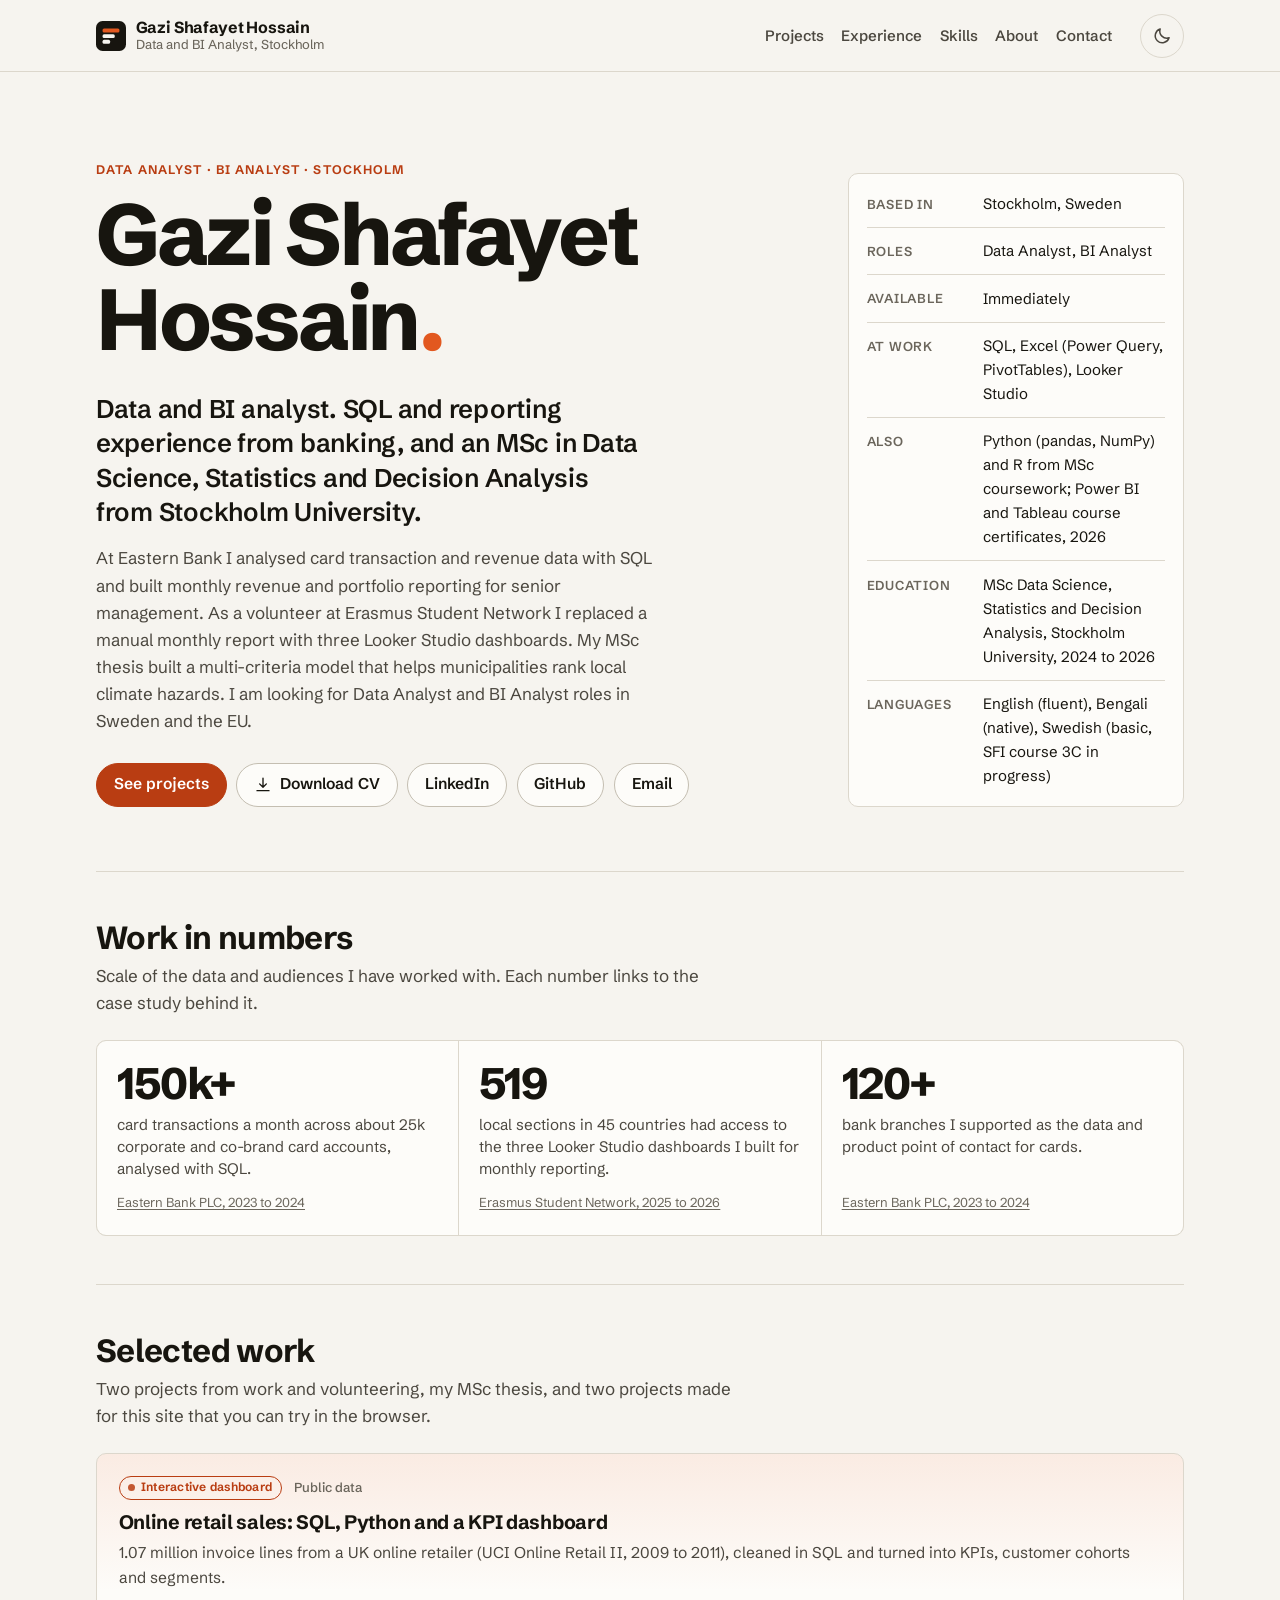
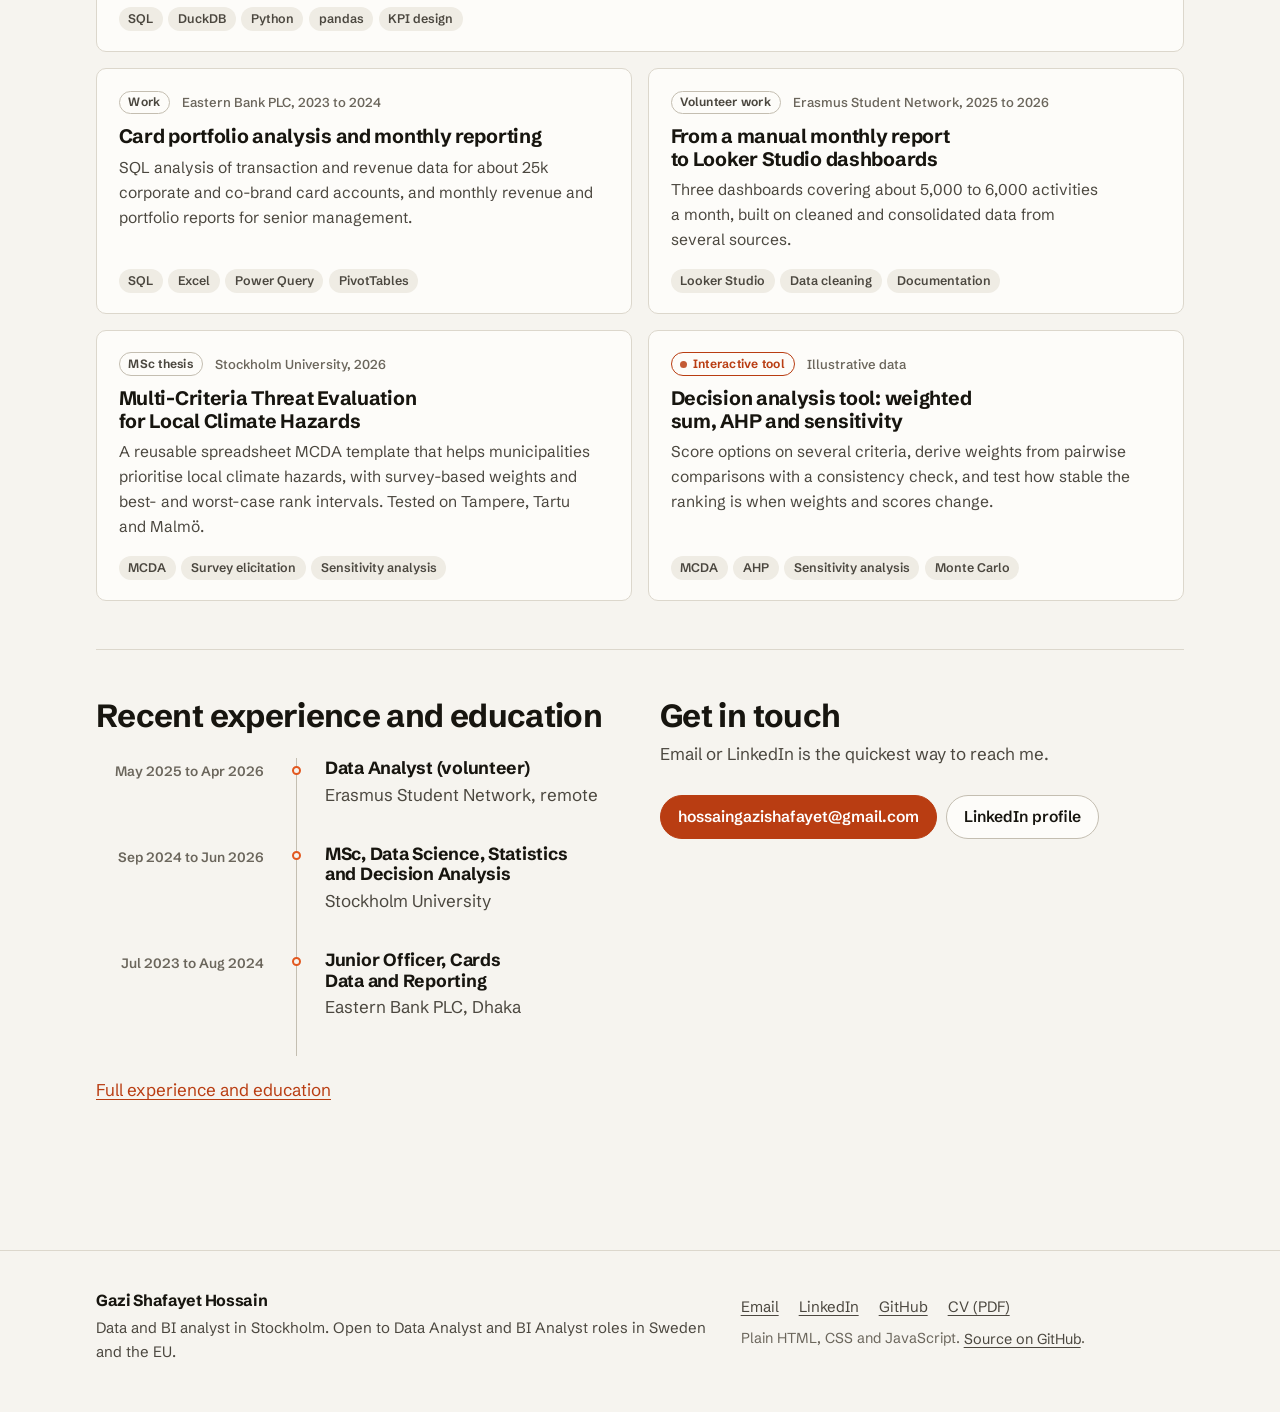
<file: index.html>
<!doctype html>
<html lang="en">
<head>
<meta charset="utf-8">
<title>Gazi Shafayet Hossain | Data Analyst and BI Analyst in Stockholm</title>
<meta name="description" content="Data and BI analyst in Stockholm with SQL, Excel and Looker Studio work experience and an MSc in Data Science, Statistics and Decision Analysis.">
<link rel="canonical" href="https://gazish.github.io/">
<!-- layout:head -->
<meta name="viewport" content="width=device-width, initial-scale=1">
<script>try{var t=localStorage.getItem('theme');if(t==='light'||t==='dark')document.documentElement.setAttribute('data-theme',t);if(sessionStorage.getItem('cv-ok')==='0')document.documentElement.classList.add('no-cv')}catch(e){}</script>
<link rel="preload" href="/assets/fonts/schibsted-grotesk-latin-wght-normal.woff2" as="font" type="font/woff2" crossorigin>
<link rel="stylesheet" href="/assets/css/site.css">
<link rel="icon" href="/favicon.svg" type="image/svg+xml">
<link rel="icon" href="/assets/img/favicon-32.png" type="image/png" sizes="32x32">
<link rel="apple-touch-icon" href="/assets/img/apple-touch-icon.png">
<meta name="theme-color" content="#f6f4ef" media="(prefers-color-scheme: light)">
<meta name="theme-color" content="#131210" media="(prefers-color-scheme: dark)">
<meta name="author" content="Gazi Shafayet Hossain">
<meta property="og:type" content="profile">
<meta property="og:site_name" content="Gazi Shafayet Hossain">
<meta property="og:locale" content="en_GB">
<meta property="og:title" content="Gazi Shafayet Hossain | Data Analyst and BI Analyst in Stockholm">
<meta property="og:description" content="Data and BI analyst in Stockholm with SQL, Excel and Looker Studio work experience and an MSc in Data Science, Statistics and Decision Analysis.">
<meta property="og:url" content="https://gazish.github.io/">
<meta property="og:image" content="https://gazish.github.io/assets/img/og-card.png">
<meta property="og:image:width" content="1200">
<meta property="og:image:height" content="630">
<meta property="og:image:alt" content="Gazi Shafayet Hossain, Data and BI Analyst in Stockholm">
<meta property="profile:first_name" content="Gazi Shafayet">
<meta property="profile:last_name" content="Hossain">
<meta name="twitter:card" content="summary_large_image">
<meta name="twitter:title" content="Gazi Shafayet Hossain | Data Analyst and BI Analyst in Stockholm">
<meta name="twitter:description" content="Data and BI analyst in Stockholm with SQL, Excel and Looker Studio work experience and an MSc in Data Science, Statistics and Decision Analysis.">
<meta name="twitter:image" content="https://gazish.github.io/assets/img/og-card.png">
<!-- /layout:head -->
<script type="application/ld+json">
{
  "@context": "https://schema.org",
  "@graph": [
    {
      "@type": "Person",
      "@id": "https://gazish.github.io/#person",
      "name": "Gazi Shafayet Hossain",
      "givenName": "Gazi Shafayet",
      "familyName": "Hossain",
      "url": "https://gazish.github.io/",
      "jobTitle": "Data Analyst",
      "description": "Data and BI analyst based in Stockholm. SQL, Excel (Power Query, PivotTables) and Looker Studio at work in banking and at Erasmus Student Network; MSc in Data Science, Statistics and Decision Analysis from Stockholm University.",
      "email": "mailto:hossaingazishafayet@gmail.com",
      "address": { "@type": "PostalAddress", "addressLocality": "Stockholm", "addressCountry": "SE" },
      "alumniOf": [
        { "@type": "CollegeOrUniversity", "name": "Stockholm University", "sameAs": "https://www.su.se/" },
        { "@type": "CollegeOrUniversity", "name": "North South University", "sameAs": "https://www.northsouth.edu/" }
      ],
      "hasCredential": [
        { "@type": "EducationalOccupationalCredential", "credentialCategory": "degree", "name": "MSc in Data Science, Statistics and Decision Analysis", "recognizedBy": { "@type": "CollegeOrUniversity", "name": "Stockholm University" } },
        { "@type": "EducationalOccupationalCredential", "credentialCategory": "degree", "name": "BSc in Computer Science and Engineering", "recognizedBy": { "@type": "CollegeOrUniversity", "name": "North South University" } },
        { "@type": "EducationalOccupationalCredential", "credentialCategory": "certificate", "name": "Microsoft Power BI Desktop for Business Intelligence (Udemy course, Aug 2026; not yet used at work)", "recognizedBy": { "@type": "Organization", "name": "Udemy" } },
        { "@type": "EducationalOccupationalCredential", "credentialCategory": "certificate", "name": "Tableau A-Z: Hands-On Tableau Training for Data Science (Udemy course, Nov 2026; not yet used at work)", "recognizedBy": { "@type": "Organization", "name": "Udemy" } },
        { "@type": "EducationalOccupationalCredential", "credentialCategory": "certificate", "name": "R Programming A-Z: R For Data Science (Udemy course, Aug 2026)", "recognizedBy": { "@type": "Organization", "name": "Udemy" } },
        { "@type": "EducationalOccupationalCredential", "credentialCategory": "certificate", "name": "Data Fundamentals (IBM SkillsBuild, Sep 2024)", "recognizedBy": { "@type": "Organization", "name": "IBM SkillsBuild" } }
      ],
      "knowsAbout": [
        "Data analysis", "Business intelligence", "Reporting", "KPI design", "Dashboard design",
        "SQL", "Microsoft Excel", "Power Query", "PivotTables", "Looker Studio",
        "Python", "pandas", "NumPy", "R",
        "Statistics", "Multi-criteria decision analysis", "Analytic hierarchy process",
        "Sensitivity analysis", "Uncertainty analysis", "Decision analysis",
        "Bayesian statistics", "Machine learning", "Git", "Jira", "Confluence"
      ],
      "knowsLanguage": [
        { "@type": "Language", "name": "English", "alternateName": "en" },
        { "@type": "Language", "name": "Bengali", "alternateName": "bn" },
        { "@type": "Language", "name": "Swedish", "alternateName": "sv" }
      ],
      "sameAs": [
        "https://www.linkedin.com/in/gazishafayet",
        "https://github.com/gazish"
      ]
    },
    {
      "@type": "WebSite",
      "@id": "https://gazish.github.io/#website",
      "url": "https://gazish.github.io/",
      "name": "Gazi Shafayet Hossain",
      "inLanguage": "en",
      "publisher": { "@id": "https://gazish.github.io/#person" }
    },
    {
      "@type": "ProfilePage",
      "@id": "https://gazish.github.io/#profilepage",
      "url": "https://gazish.github.io/",
      "name": "Gazi Shafayet Hossain | Data Analyst and BI Analyst in Stockholm",
      "dateModified": "2026-11-04",
      "inLanguage": "en",
      "isPartOf": { "@id": "https://gazish.github.io/#website" },
      "mainEntity": { "@id": "https://gazish.github.io/#person" }
    }
  ]
}
</script>
</head>
<body>
<!-- layout:header -->
<a class="skip-link" href="#main">Skip to content</a>
<header class="site-header">
  <div class="container">
    <a class="brand" href="/" aria-current="page">
      <svg class="brand-mark" viewBox="0 0 32 32" aria-hidden="true" focusable="false"><rect width="32" height="32" rx="7" fill="var(--ink)"/><rect x="7" y="8" width="18" height="4.2" rx="1.6" fill="var(--accent-mark)"/><rect x="7" y="14" width="13" height="4.2" rx="1.6" fill="var(--bg)"/><rect x="7" y="20" width="8" height="4.2" rx="1.6" fill="var(--bg)"/></svg>
      <span class="brand-name">Gazi Shafayet Hossain<span>Data and BI Analyst, Stockholm</span></span>
    </a>
    <nav class="site-nav" aria-label="Main">
      <ul>
        <li><a href="/projects/">Projects</a></li>
        <li><a href="/experience/">Experience</a></li>
        <li><a href="/skills/">Skills</a></li>
        <li><a href="/about/">About</a></li>
        <li><a href="/contact/">Contact</a></li>
      </ul>
    </nav>
    <button class="theme-toggle" type="button" aria-label="Dark theme" aria-pressed="false">
      <svg class="i-moon" viewBox="0 0 24 24" fill="none" stroke="currentColor" stroke-width="1.8" stroke-linecap="round" stroke-linejoin="round" aria-hidden="true" focusable="false"><path d="M20.5 14.2A8.5 8.5 0 0 1 9.8 3.5a8.5 8.5 0 1 0 10.7 10.7Z"/></svg>
      <svg class="i-sun" viewBox="0 0 24 24" fill="none" stroke="currentColor" stroke-width="1.8" stroke-linecap="round" aria-hidden="true" focusable="false"><circle cx="12" cy="12" r="4.2"/><path d="M12 2.5v2.2M12 19.3v2.2M4.6 4.6l1.6 1.6M17.8 17.8l1.6 1.6M2.5 12h2.2M19.3 12h2.2M4.6 19.4l1.6-1.6M17.8 6.2l1.6-1.6"/></svg>
    </button>
  </div>
</header>
<!-- /layout:header -->

<main id="main">
  <div class="container">
    <section class="hero" aria-labelledby="hero-title">
      <div>
        <p class="eyebrow">Data Analyst · BI Analyst · Stockholm</p>
        <h1 id="hero-title">Gazi Shafayet Hossain<span class="accent-dot" aria-hidden="true">.</span></h1>
        <p class="position">Data and BI analyst. SQL and reporting experience from banking, and an MSc in Data Science, Statistics and Decision Analysis from Stockholm University.</p>
        <p class="intro">At Eastern Bank I analysed card transaction and revenue data with SQL and built monthly revenue and portfolio reporting for senior management. As a volunteer at Erasmus Student Network I replaced a manual monthly report with three Looker Studio dashboards. My MSc thesis built a multi-criteria model that helps municipalities rank local climate hazards. I am looking for Data Analyst and BI Analyst roles in Sweden and the EU.</p>
        <ul class="btn-row">
          <li><a class="btn btn-primary" href="/projects/">See projects</a></li>
          <li><a class="btn" href="/cv/Gazi_Shafayet_Hossain_CV.pdf" download><svg viewBox="0 0 24 24" fill="none" stroke="currentColor" stroke-width="1.8" stroke-linecap="round" stroke-linejoin="round" aria-hidden="true" focusable="false"><path d="M12 3v12m0 0-4.5-4.5M12 15l4.5-4.5M4 19.5h16"/></svg>Download CV <span class="visually-hidden">(PDF)</span></a></li>
          <li><a class="btn" href="https://www.linkedin.com/in/gazishafayet" rel="me">LinkedIn</a></li>
          <li><a class="btn" href="https://github.com/gazish" rel="me">GitHub</a></li>
          <li><a class="btn" href="mailto:hossaingazishafayet@gmail.com">Email</a></li>
        </ul>
      </div>
      <dl class="facts" aria-label="Key facts">
        <div><dt>Based in</dt><dd>Stockholm, Sweden</dd></div>
        <div><dt>Roles</dt><dd>Data Analyst, BI Analyst</dd></div>
        <div><dt>Available</dt><dd>Immediately</dd></div>
        <div><dt>At work</dt><dd>SQL, Excel (Power Query, PivotTables), Looker Studio</dd></div>
        <div><dt>Also</dt><dd>Python (pandas, NumPy) and R from MSc coursework; Power BI and Tableau course certificates, 2026</dd></div>
        <div><dt>Education</dt><dd>MSc Data Science, Statistics and Decision Analysis, Stockholm University, 2024 to 2026</dd></div>
        <div><dt>Languages</dt><dd>English (fluent), Bengali (native), Swedish (basic, SFI course 3C in progress)</dd></div>
      </dl>
    </section>

    <section class="section" aria-labelledby="evidence-title">
      <div class="section-head">
        <h2 id="evidence-title">Work in numbers</h2>
        <p>Scale of the data and audiences I have worked with. Each number links to the case study behind it.</p>
      </div>
      <ul class="stats">
        <li>
          <span class="stat-value">150k+</span>
          <p class="stat-label">card transactions a month across about 25k corporate and co-brand card accounts, analysed with SQL.</p>
          <span class="stat-source"><a href="/projects/eastern-bank-card-reporting/">Eastern Bank PLC, 2023 to 2024</a></span>
        </li>
        <li>
          <span class="stat-value">519</span>
          <p class="stat-label">local sections in 45 countries had access to the three Looker Studio dashboards I built for monthly reporting.</p>
          <span class="stat-source"><a href="/projects/esn-looker-studio-dashboards/">Erasmus Student Network, 2025 to 2026</a></span>
        </li>
        <li>
          <span class="stat-value">120+</span>
          <p class="stat-label">bank branches I supported as the data and product point of contact for cards.</p>
          <span class="stat-source"><a href="/projects/eastern-bank-card-reporting/">Eastern Bank PLC, 2023 to 2024</a></span>
        </li>
      </ul>
    </section>

    <section class="section" aria-labelledby="work-title">
      <div class="section-head">
        <h2 id="work-title">Selected work</h2>
        <p>Two projects from work and volunteering, my MSc thesis, and two projects made for this site that you can try in the browser.</p>
      </div>
      <ul class="cards">
        <li class="wide">
          <article class="card feature">
            <p class="kicker"><span class="badge badge-accent">Interactive dashboard</span><span>Public data</span></p>
            <h3><a href="/projects/online-retail-analytics/">Online retail sales: SQL, Python and a KPI dashboard</a></h3>
            <p>1.07 million invoice lines from a UK online retailer (UCI Online Retail II, 2009 to 2011), cleaned in SQL and turned into KPIs, customer cohorts and segments.</p>
            <ul class="tags" aria-label="Tools"><li>SQL</li><li>DuckDB</li><li>Python</li><li>pandas</li><li>KPI design</li></ul>
          </article>
        </li>
        <li>
          <article class="card">
            <p class="kicker"><span class="badge plain">Work</span><span>Eastern Bank PLC, 2023 to 2024</span></p>
            <h3><a href="/projects/eastern-bank-card-reporting/">Card portfolio analysis and monthly reporting</a></h3>
            <p>SQL analysis of transaction and revenue data for about 25k corporate and co-brand card accounts, and monthly revenue and portfolio reports for senior management.</p>
            <ul class="tags" aria-label="Tools"><li>SQL</li><li>Excel</li><li>Power Query</li><li>PivotTables</li></ul>
          </article>
        </li>
        <li>
          <article class="card">
            <p class="kicker"><span class="badge plain">Volunteer work</span><span>Erasmus Student Network, 2025 to 2026</span></p>
            <h3><a href="/projects/esn-looker-studio-dashboards/">From a manual monthly report to Looker Studio dashboards</a></h3>
            <p>Three dashboards covering about 5,000 to 6,000 activities a month, built on cleaned and consolidated data from several sources.</p>
            <ul class="tags" aria-label="Tools"><li>Looker Studio</li><li>Data cleaning</li><li>Documentation</li></ul>
          </article>
        </li>
        <li>
          <article class="card">
            <p class="kicker"><span class="badge plain">MSc thesis</span><span>Stockholm University, 2026</span></p>
            <h3><a href="/projects/thesis-climate-hazard-mcda/">Multi-Criteria Threat Evaluation for Local Climate Hazards</a></h3>
            <p>A reusable spreadsheet MCDA template that helps municipalities prioritise local climate hazards, with survey-based weights and best- and worst-case rank intervals. Tested on Tampere, Tartu and Malmö.</p>
            <ul class="tags" aria-label="Methods"><li>MCDA</li><li>Survey elicitation</li><li>Sensitivity analysis</li></ul>
          </article>
        </li>
        <li>
          <article class="card">
            <p class="kicker"><span class="badge badge-accent">Interactive tool</span><span>Illustrative data</span></p>
            <h3><a href="/projects/decision-analysis-tool/">Decision analysis tool: weighted sum, AHP and sensitivity</a></h3>
            <p>Score options on several criteria, derive weights from pairwise comparisons with a consistency check, and test how stable the ranking is when weights and scores change.</p>
            <ul class="tags" aria-label="Methods"><li>MCDA</li><li>AHP</li><li>Sensitivity analysis</li><li>Monte Carlo</li></ul>
          </article>
        </li>
      </ul>
    </section>

    <section class="section" aria-labelledby="exp-title">
      <div class="two-col">
        <div>
          <div class="section-head">
            <h2 id="exp-title">Recent experience and education</h2>
          </div>
          <ol class="timeline">
            <li><div class="when">May 2025 to Apr 2026</div><div class="body"><h3>Data Analyst (volunteer)</h3><p class="org">Erasmus Student Network, remote</p></div></li>
            <li><div class="when">Sep 2024 to Jun 2026</div><div class="body"><h3>MSc, Data Science, Statistics and Decision Analysis</h3><p class="org">Stockholm University</p></div></li>
            <li><div class="when">Jul 2023 to Aug 2024</div><div class="body"><h3>Junior Officer, Cards Data and Reporting</h3><p class="org">Eastern Bank PLC, Dhaka</p></div></li>
          </ol>
          <p><a href="/experience/">Full experience and education</a></p>
        </div>
        <div>
          <div class="section-head">
            <h2 id="contact-title">Get in touch</h2>
            <p>Email or LinkedIn is the quickest way to reach me.</p>
          </div>
          <ul class="btn-row">
            <li><a class="btn btn-primary" href="mailto:hossaingazishafayet@gmail.com">hossaingazishafayet@gmail.com</a></li>
            <li><a class="btn" href="https://www.linkedin.com/in/gazishafayet">LinkedIn profile</a></li>
          </ul>
        </div>
      </div>
    </section>
  </div>
</main>

<!-- layout:footer -->
<footer class="site-footer">
  <div class="container">
    <div>
      <h2>Gazi Shafayet Hossain</h2>
      <p>Data and BI analyst in Stockholm. Open to Data Analyst and BI Analyst roles in Sweden and the EU.</p>
    </div>
    <div>
      <h2 class="visually-hidden">Links</h2>
      <ul>
        <li><a href="mailto:hossaingazishafayet@gmail.com">Email</a></li>
        <li><a href="https://www.linkedin.com/in/gazishafayet" rel="me">LinkedIn</a></li>
        <li><a href="https://github.com/gazish" rel="me">GitHub</a></li>
        <li><a href="/cv/Gazi_Shafayet_Hossain_CV.pdf">CV (PDF)</a></li>
      </ul>
      <p class="meta">Plain HTML, CSS and JavaScript. <a href="https://github.com/gazish/gazish.github.io">Source on GitHub</a>.</p>
    </div>
  </div>
</footer>
<script src="/assets/js/site.js" defer></script>
<!-- /layout:footer -->
</body>
</html>
</file>
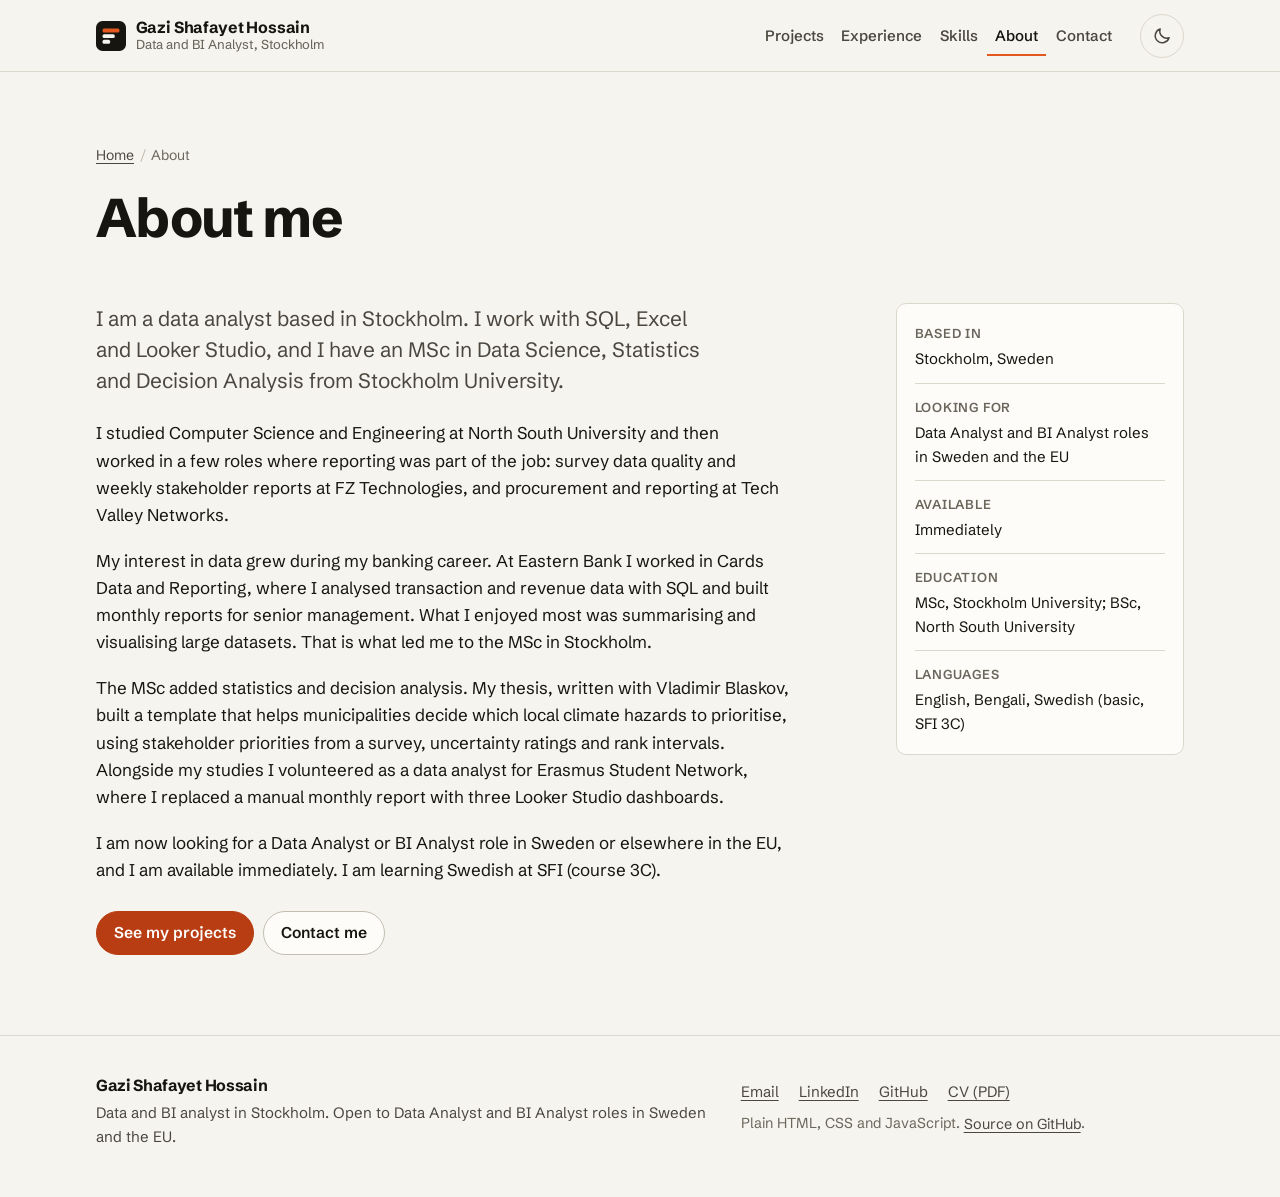
<file: about/index.html>
<!doctype html>
<html lang="en">
<head>
<meta charset="utf-8">
<title>About Gazi Shafayet Hossain | Data and BI Analyst in Stockholm</title>
<meta name="description" content="About Gazi Shafayet Hossain: data and BI analyst in Stockholm with banking and reporting experience and an MSc in Data Science, Statistics and Decision Analysis.">
<link rel="canonical" href="https://gazish.github.io/about/">
<!-- layout:head -->
<meta name="viewport" content="width=device-width, initial-scale=1">
<script>try{var t=localStorage.getItem('theme');if(t==='light'||t==='dark')document.documentElement.setAttribute('data-theme',t);if(sessionStorage.getItem('cv-ok')==='0')document.documentElement.classList.add('no-cv')}catch(e){}</script>
<link rel="preload" href="/assets/fonts/schibsted-grotesk-latin-wght-normal.woff2" as="font" type="font/woff2" crossorigin>
<link rel="stylesheet" href="/assets/css/site.css">
<link rel="icon" href="/favicon.svg" type="image/svg+xml">
<link rel="icon" href="/assets/img/favicon-32.png" type="image/png" sizes="32x32">
<link rel="apple-touch-icon" href="/assets/img/apple-touch-icon.png">
<meta name="theme-color" content="#f6f4ef" media="(prefers-color-scheme: light)">
<meta name="theme-color" content="#131210" media="(prefers-color-scheme: dark)">
<meta name="author" content="Gazi Shafayet Hossain">
<meta property="og:type" content="website">
<meta property="og:site_name" content="Gazi Shafayet Hossain">
<meta property="og:locale" content="en_GB">
<meta property="og:title" content="About Gazi Shafayet Hossain | Data and BI Analyst in Stockholm">
<meta property="og:description" content="About Gazi Shafayet Hossain: data and BI analyst in Stockholm with banking and reporting experience and an MSc in Data Science, Statistics and Decision Analysis.">
<meta property="og:url" content="https://gazish.github.io/about/">
<meta property="og:image" content="https://gazish.github.io/assets/img/og-card.png">
<meta property="og:image:width" content="1200">
<meta property="og:image:height" content="630">
<meta property="og:image:alt" content="Gazi Shafayet Hossain, Data and BI Analyst in Stockholm">
<meta name="twitter:card" content="summary_large_image">
<meta name="twitter:title" content="About Gazi Shafayet Hossain | Data and BI Analyst in Stockholm">
<meta name="twitter:description" content="About Gazi Shafayet Hossain: data and BI analyst in Stockholm with banking and reporting experience and an MSc in Data Science, Statistics and Decision Analysis.">
<meta name="twitter:image" content="https://gazish.github.io/assets/img/og-card.png">
<!-- /layout:head -->
<script type="application/ld+json">
{
  "@context": "https://schema.org",
  "@graph": [
    {
      "@type": "AboutPage",
      "name": "About Gazi Shafayet Hossain",
      "url": "https://gazish.github.io/about/",
      "mainEntity": { "@id": "https://gazish.github.io/#person" }
    },
    {
      "@type": "BreadcrumbList",
      "itemListElement": [
        { "@type": "ListItem", "position": 1, "name": "Home", "item": "https://gazish.github.io/" },
        { "@type": "ListItem", "position": 2, "name": "About", "item": "https://gazish.github.io/about/" }
      ]
    }
  ]
}
</script>
</head>
<body>
<!-- layout:header -->
<a class="skip-link" href="#main">Skip to content</a>
<header class="site-header">
  <div class="container">
    <a class="brand" href="/">
      <svg class="brand-mark" viewBox="0 0 32 32" aria-hidden="true" focusable="false"><rect width="32" height="32" rx="7" fill="var(--ink)"/><rect x="7" y="8" width="18" height="4.2" rx="1.6" fill="var(--accent-mark)"/><rect x="7" y="14" width="13" height="4.2" rx="1.6" fill="var(--bg)"/><rect x="7" y="20" width="8" height="4.2" rx="1.6" fill="var(--bg)"/></svg>
      <span class="brand-name">Gazi Shafayet Hossain<span>Data and BI Analyst, Stockholm</span></span>
    </a>
    <nav class="site-nav" aria-label="Main">
      <ul>
        <li><a href="/projects/">Projects</a></li>
        <li><a href="/experience/">Experience</a></li>
        <li><a href="/skills/">Skills</a></li>
        <li><a href="/about/" aria-current="page">About</a></li>
        <li><a href="/contact/">Contact</a></li>
      </ul>
    </nav>
    <button class="theme-toggle" type="button" aria-label="Dark theme" aria-pressed="false">
      <svg class="i-moon" viewBox="0 0 24 24" fill="none" stroke="currentColor" stroke-width="1.8" stroke-linecap="round" stroke-linejoin="round" aria-hidden="true" focusable="false"><path d="M20.5 14.2A8.5 8.5 0 0 1 9.8 3.5a8.5 8.5 0 1 0 10.7 10.7Z"/></svg>
      <svg class="i-sun" viewBox="0 0 24 24" fill="none" stroke="currentColor" stroke-width="1.8" stroke-linecap="round" aria-hidden="true" focusable="false"><circle cx="12" cy="12" r="4.2"/><path d="M12 2.5v2.2M12 19.3v2.2M4.6 4.6l1.6 1.6M17.8 17.8l1.6 1.6M2.5 12h2.2M19.3 12h2.2M4.6 19.4l1.6-1.6M17.8 6.2l1.6-1.6"/></svg>
    </button>
  </div>
</header>
<!-- /layout:header -->

<main id="main">
  <div class="container">
    <header class="page-head">
      <nav class="crumbs" aria-label="Breadcrumb"><ol><li><a href="/">Home</a></li><li aria-current="page">About</li></ol></nav>
      <h1>About me</h1>
    </header>

    <div class="case-layout">
      <aside class="case-aside" aria-label="Key facts">
        <dl class="facts">
          <div><dt>Based in</dt><dd>Stockholm, Sweden</dd></div>
          <div><dt>Looking for</dt><dd>Data Analyst and BI Analyst roles in Sweden and the EU</dd></div>
          <div><dt>Available</dt><dd>Immediately</dd></div>
          <div><dt>Education</dt><dd>MSc, Stockholm University; BSc, North South University</dd></div>
          <div><dt>Languages</dt><dd>English, Bengali, Swedish (basic, SFI 3C)</dd></div>
        </dl>
      </aside>
      <div class="case-body prose">
        <p class="lede">I am a data analyst based in Stockholm. I work with SQL, Excel and Looker Studio, and I have an MSc in Data Science, Statistics and Decision Analysis from Stockholm University.</p>
        <p>I studied Computer Science and Engineering at North South University and then worked in a few roles where reporting was part of the job: survey data quality and weekly stakeholder reports at FZ Technologies, and procurement and reporting at Tech Valley Networks.</p>
        <p>My interest in data grew during my banking career. At Eastern Bank I worked in Cards Data and Reporting, where I analysed transaction and revenue data with SQL and built monthly reports for senior management. What I enjoyed most was summarising and visualising large datasets. That is what led me to the MSc in Stockholm.</p>
        <p>The MSc added statistics and decision analysis. My thesis, written with Vladimir Blaskov, built a template that helps municipalities decide which local climate hazards to prioritise, using stakeholder priorities from a survey, uncertainty ratings and rank intervals. Alongside my studies I volunteered as a data analyst for Erasmus Student Network, where I replaced a manual monthly report with three Looker Studio dashboards.</p>
        <p>I am now looking for a Data Analyst or BI Analyst role in Sweden or elsewhere in the EU, and I am available immediately. I am learning Swedish at SFI (course 3C).</p>
        <ul class="btn-row">
          <li><a class="btn btn-primary" href="/projects/">See my projects</a></li>
          <li><a class="btn" href="/contact/">Contact me</a></li>
        </ul>
      </div>
    </div>
  </div>
</main>

<!-- layout:footer -->
<footer class="site-footer">
  <div class="container">
    <div>
      <h2>Gazi Shafayet Hossain</h2>
      <p>Data and BI analyst in Stockholm. Open to Data Analyst and BI Analyst roles in Sweden and the EU.</p>
    </div>
    <div>
      <h2 class="visually-hidden">Links</h2>
      <ul>
        <li><a href="mailto:hossaingazishafayet@gmail.com">Email</a></li>
        <li><a href="https://www.linkedin.com/in/gazishafayet" rel="me">LinkedIn</a></li>
        <li><a href="https://github.com/gazish" rel="me">GitHub</a></li>
        <li><a href="/cv/Gazi_Shafayet_Hossain_CV.pdf">CV (PDF)</a></li>
      </ul>
      <p class="meta">Plain HTML, CSS and JavaScript. <a href="https://github.com/gazish/gazish.github.io">Source on GitHub</a>.</p>
    </div>
  </div>
</footer>
<script src="/assets/js/site.js" defer></script>
<!-- /layout:footer -->
</body>
</html>
</file>
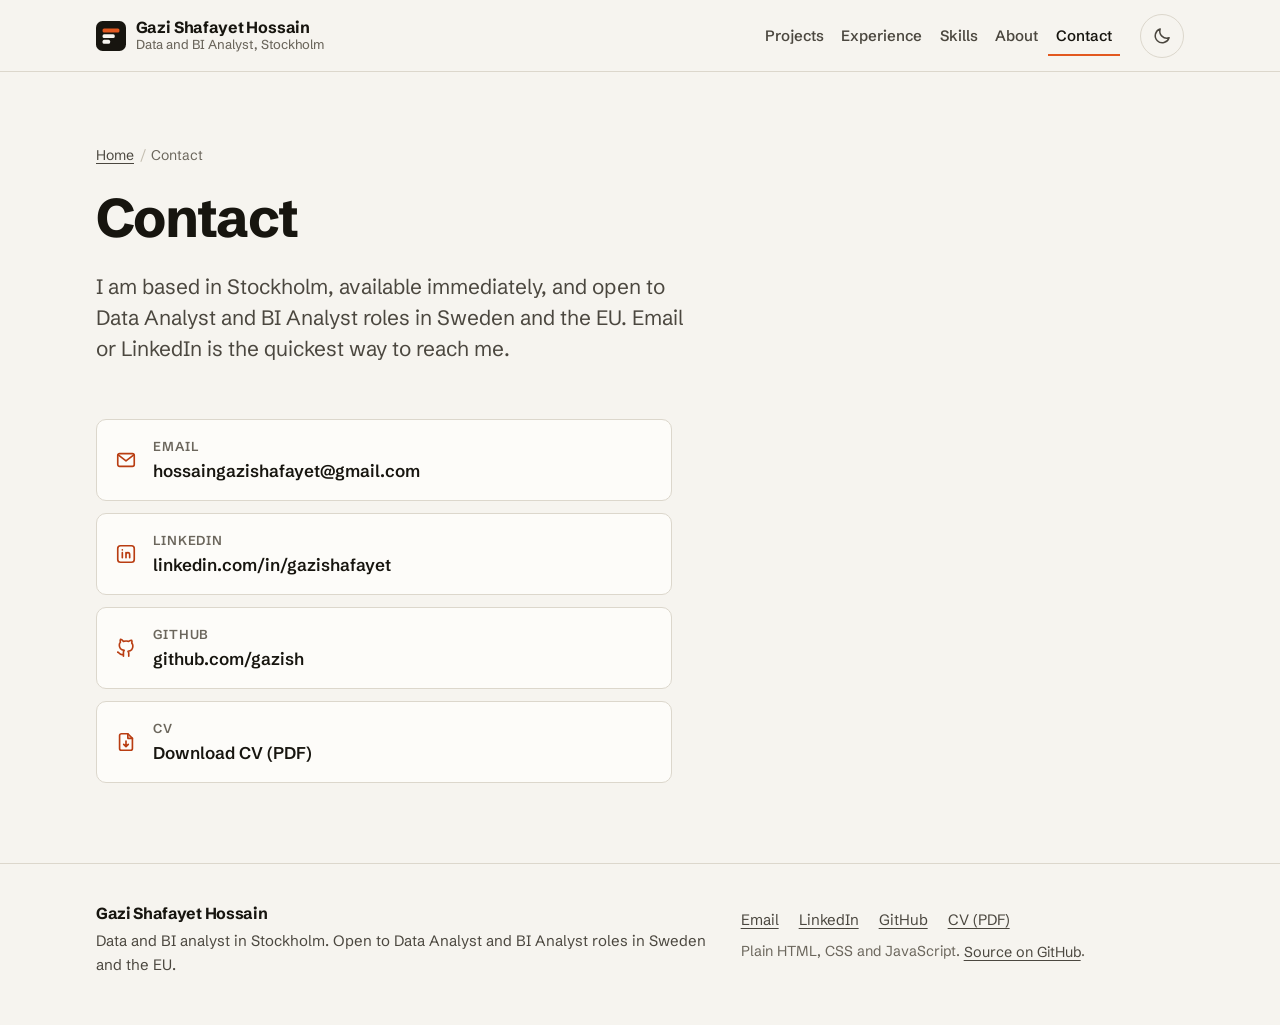
<file: contact/index.html>
<!doctype html>
<html lang="en">
<head>
<meta charset="utf-8">
<title>Contact Gazi Shafayet Hossain | Data and BI Analyst in Stockholm</title>
<meta name="description" content="Contact Gazi Shafayet Hossain, data and BI analyst in Stockholm, by email or LinkedIn. Open to Data Analyst and BI Analyst roles in Sweden and the EU.">
<link rel="canonical" href="https://gazish.github.io/contact/">
<!-- layout:head -->
<meta name="viewport" content="width=device-width, initial-scale=1">
<script>try{var t=localStorage.getItem('theme');if(t==='light'||t==='dark')document.documentElement.setAttribute('data-theme',t);if(sessionStorage.getItem('cv-ok')==='0')document.documentElement.classList.add('no-cv')}catch(e){}</script>
<link rel="preload" href="/assets/fonts/schibsted-grotesk-latin-wght-normal.woff2" as="font" type="font/woff2" crossorigin>
<link rel="stylesheet" href="/assets/css/site.css">
<link rel="icon" href="/favicon.svg" type="image/svg+xml">
<link rel="icon" href="/assets/img/favicon-32.png" type="image/png" sizes="32x32">
<link rel="apple-touch-icon" href="/assets/img/apple-touch-icon.png">
<meta name="theme-color" content="#f6f4ef" media="(prefers-color-scheme: light)">
<meta name="theme-color" content="#131210" media="(prefers-color-scheme: dark)">
<meta name="author" content="Gazi Shafayet Hossain">
<meta property="og:type" content="website">
<meta property="og:site_name" content="Gazi Shafayet Hossain">
<meta property="og:locale" content="en_GB">
<meta property="og:title" content="Contact Gazi Shafayet Hossain | Data and BI Analyst in Stockholm">
<meta property="og:description" content="Contact Gazi Shafayet Hossain, data and BI analyst in Stockholm, by email or LinkedIn. Open to Data Analyst and BI Analyst roles in Sweden and the EU.">
<meta property="og:url" content="https://gazish.github.io/contact/">
<meta property="og:image" content="https://gazish.github.io/assets/img/og-card.png">
<meta property="og:image:width" content="1200">
<meta property="og:image:height" content="630">
<meta property="og:image:alt" content="Gazi Shafayet Hossain, Data and BI Analyst in Stockholm">
<meta name="twitter:card" content="summary_large_image">
<meta name="twitter:title" content="Contact Gazi Shafayet Hossain | Data and BI Analyst in Stockholm">
<meta name="twitter:description" content="Contact Gazi Shafayet Hossain, data and BI analyst in Stockholm, by email or LinkedIn. Open to Data Analyst and BI Analyst roles in Sweden and the EU.">
<meta name="twitter:image" content="https://gazish.github.io/assets/img/og-card.png">
<!-- /layout:head -->
<script type="application/ld+json">
{
  "@context": "https://schema.org",
  "@graph": [
    {
      "@type": "ContactPage",
      "name": "Contact Gazi Shafayet Hossain",
      "url": "https://gazish.github.io/contact/",
      "mainEntity": { "@id": "https://gazish.github.io/#person" }
    },
    {
      "@type": "BreadcrumbList",
      "itemListElement": [
        { "@type": "ListItem", "position": 1, "name": "Home", "item": "https://gazish.github.io/" },
        { "@type": "ListItem", "position": 2, "name": "Contact", "item": "https://gazish.github.io/contact/" }
      ]
    }
  ]
}
</script>
</head>
<body>
<!-- layout:header -->
<a class="skip-link" href="#main">Skip to content</a>
<header class="site-header">
  <div class="container">
    <a class="brand" href="/">
      <svg class="brand-mark" viewBox="0 0 32 32" aria-hidden="true" focusable="false"><rect width="32" height="32" rx="7" fill="var(--ink)"/><rect x="7" y="8" width="18" height="4.2" rx="1.6" fill="var(--accent-mark)"/><rect x="7" y="14" width="13" height="4.2" rx="1.6" fill="var(--bg)"/><rect x="7" y="20" width="8" height="4.2" rx="1.6" fill="var(--bg)"/></svg>
      <span class="brand-name">Gazi Shafayet Hossain<span>Data and BI Analyst, Stockholm</span></span>
    </a>
    <nav class="site-nav" aria-label="Main">
      <ul>
        <li><a href="/projects/">Projects</a></li>
        <li><a href="/experience/">Experience</a></li>
        <li><a href="/skills/">Skills</a></li>
        <li><a href="/about/">About</a></li>
        <li><a href="/contact/" aria-current="page">Contact</a></li>
      </ul>
    </nav>
    <button class="theme-toggle" type="button" aria-label="Dark theme" aria-pressed="false">
      <svg class="i-moon" viewBox="0 0 24 24" fill="none" stroke="currentColor" stroke-width="1.8" stroke-linecap="round" stroke-linejoin="round" aria-hidden="true" focusable="false"><path d="M20.5 14.2A8.5 8.5 0 0 1 9.8 3.5a8.5 8.5 0 1 0 10.7 10.7Z"/></svg>
      <svg class="i-sun" viewBox="0 0 24 24" fill="none" stroke="currentColor" stroke-width="1.8" stroke-linecap="round" aria-hidden="true" focusable="false"><circle cx="12" cy="12" r="4.2"/><path d="M12 2.5v2.2M12 19.3v2.2M4.6 4.6l1.6 1.6M17.8 17.8l1.6 1.6M2.5 12h2.2M19.3 12h2.2M4.6 19.4l1.6-1.6M17.8 6.2l1.6-1.6"/></svg>
    </button>
  </div>
</header>
<!-- /layout:header -->

<main id="main">
  <div class="container">
    <header class="page-head">
      <nav class="crumbs" aria-label="Breadcrumb"><ol><li><a href="/">Home</a></li><li aria-current="page">Contact</li></ol></nav>
      <h1>Contact</h1>
      <p class="lede">I am based in Stockholm, available immediately, and open to Data Analyst and BI Analyst roles in Sweden and the EU. Email or LinkedIn is the quickest way to reach me.</p>
    </header>

    <ul class="contact-list">
      <li><a href="mailto:hossaingazishafayet@gmail.com">
        <svg viewBox="0 0 24 24" fill="none" stroke="currentColor" stroke-width="1.8" stroke-linecap="round" stroke-linejoin="round" aria-hidden="true" focusable="false"><rect x="3" y="5" width="18" height="14" rx="2"/><path d="m3.5 6.5 8.5 6.5 8.5-6.5"/></svg>
        <span><span class="label">Email</span><span class="value">hossaingazishafayet@gmail.com</span></span></a></li>
      <li><a href="https://www.linkedin.com/in/gazishafayet" rel="me">
        <svg viewBox="0 0 24 24" fill="none" stroke="currentColor" stroke-width="1.8" stroke-linecap="round" stroke-linejoin="round" aria-hidden="true" focusable="false"><rect x="3" y="3" width="18" height="18" rx="3"/><path d="M8 10.5V16M8 7.5v.01M12 16v-3.2c0-1.5 1-2.3 2.1-2.3 1.2 0 1.9.8 1.9 2.3V16M12 10.5V16"/></svg>
        <span><span class="label">LinkedIn</span><span class="value">linkedin.com/in/gazishafayet</span></span></a></li>
      <li><a href="https://github.com/gazish" rel="me">
        <svg viewBox="0 0 24 24" fill="none" stroke="currentColor" stroke-width="1.8" stroke-linecap="round" stroke-linejoin="round" aria-hidden="true" focusable="false"><path d="M9 19c-4 1.3-4-2-6-2.5m12 4.5v-3.2a2.8 2.8 0 0 0-.8-2.2c2.6-.3 5.3-1.3 5.3-5.8a4.5 4.5 0 0 0-1.2-3.1 4.2 4.2 0 0 0-.1-3.1s-1-.3-3.2 1.2a11 11 0 0 0-5.8 0C7 2.3 6 2.6 6 2.6a4.2 4.2 0 0 0-.1 3.1 4.5 4.5 0 0 0-1.2 3.1c0 4.5 2.7 5.5 5.3 5.8a2.8 2.8 0 0 0-.8 2.2V21"/></svg>
        <span><span class="label">GitHub</span><span class="value">github.com/gazish</span></span></a></li>
      <li><a href="/cv/Gazi_Shafayet_Hossain_CV.pdf" download>
        <svg viewBox="0 0 24 24" fill="none" stroke="currentColor" stroke-width="1.8" stroke-linecap="round" stroke-linejoin="round" aria-hidden="true" focusable="false"><path d="M14 3H7a2 2 0 0 0-2 2v14a2 2 0 0 0 2 2h10a2 2 0 0 0 2-2V8z"/><path d="M14 3v5h5M12 11v6m0 0-2.5-2.5M12 17l2.5-2.5"/></svg>
        <span><span class="label">CV</span><span class="value">Download CV (PDF)</span></span></a></li>
    </ul>
  </div>
</main>

<!-- layout:footer -->
<footer class="site-footer">
  <div class="container">
    <div>
      <h2>Gazi Shafayet Hossain</h2>
      <p>Data and BI analyst in Stockholm. Open to Data Analyst and BI Analyst roles in Sweden and the EU.</p>
    </div>
    <div>
      <h2 class="visually-hidden">Links</h2>
      <ul>
        <li><a href="mailto:hossaingazishafayet@gmail.com">Email</a></li>
        <li><a href="https://www.linkedin.com/in/gazishafayet" rel="me">LinkedIn</a></li>
        <li><a href="https://github.com/gazish" rel="me">GitHub</a></li>
        <li><a href="/cv/Gazi_Shafayet_Hossain_CV.pdf">CV (PDF)</a></li>
      </ul>
      <p class="meta">Plain HTML, CSS and JavaScript. <a href="https://github.com/gazish/gazish.github.io">Source on GitHub</a>.</p>
    </div>
  </div>
</footer>
<script src="/assets/js/site.js" defer></script>
<!-- /layout:footer -->
</body>
</html>
</file>
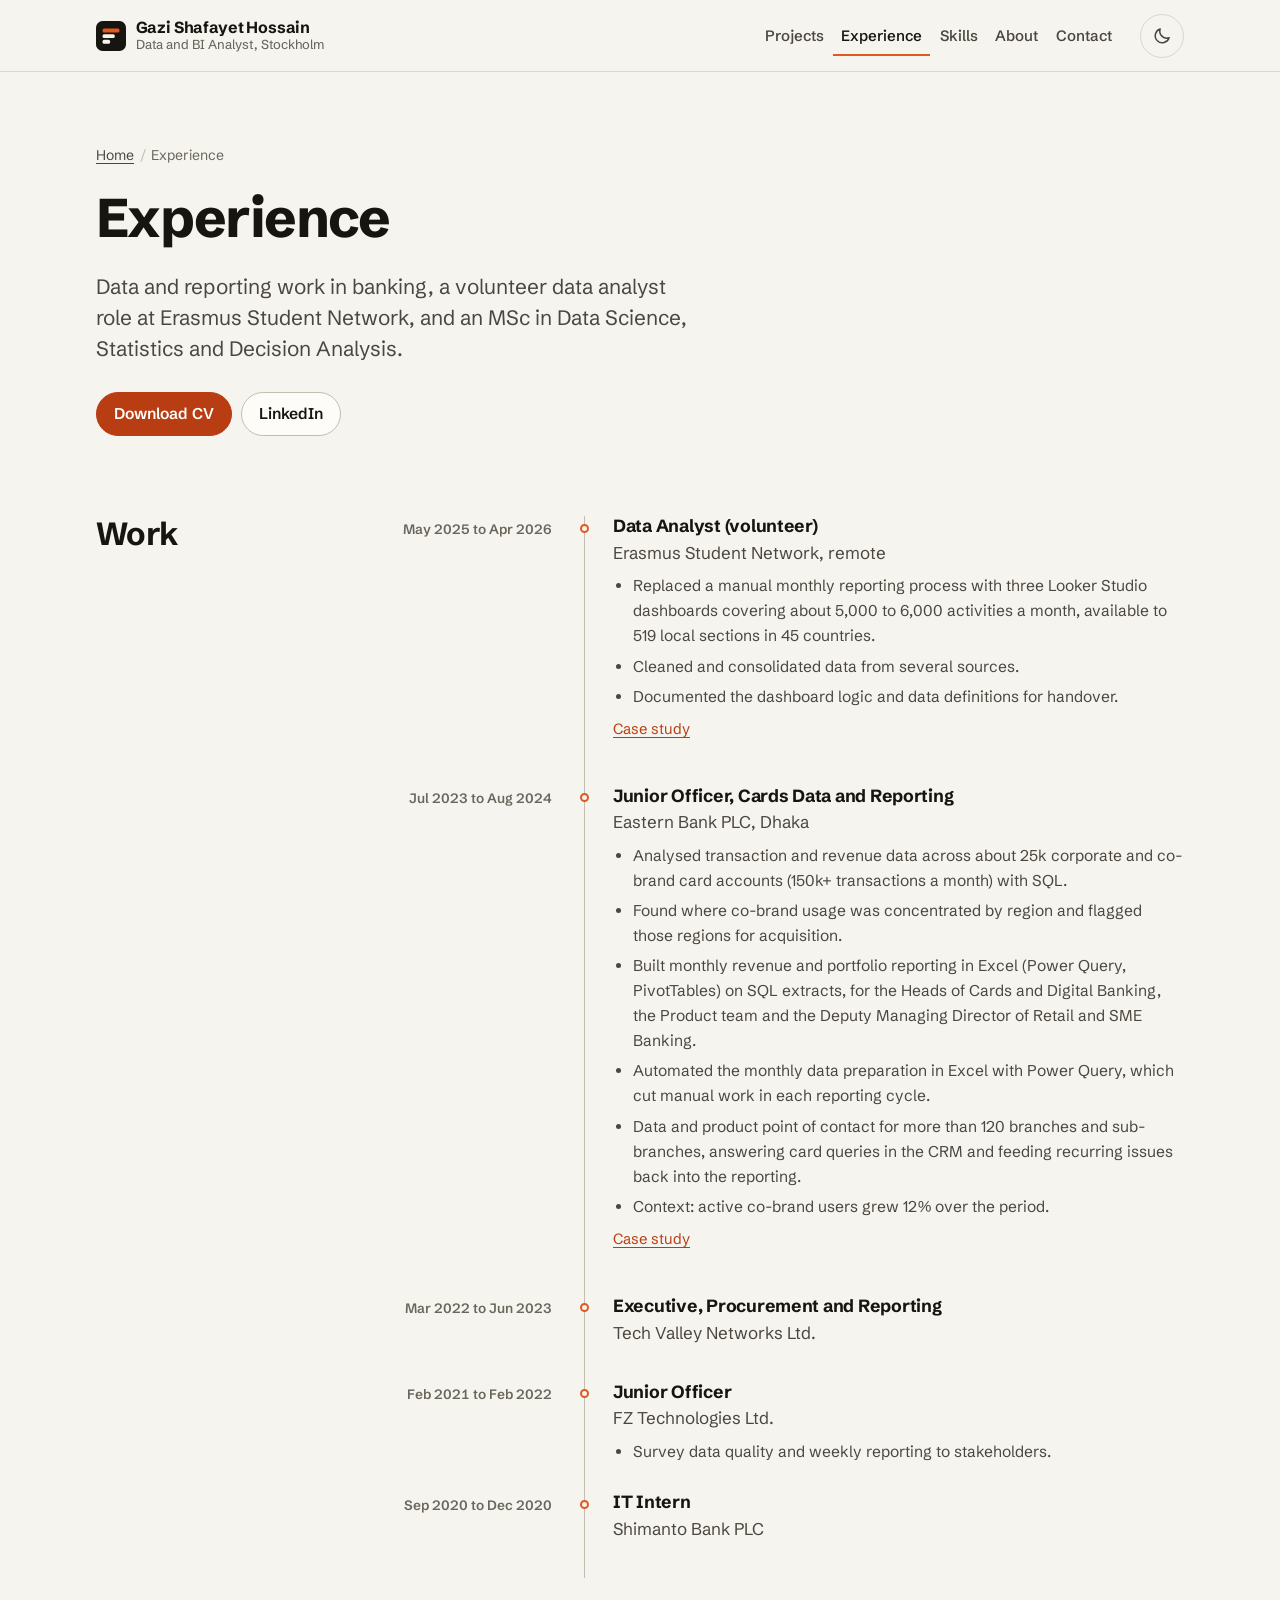
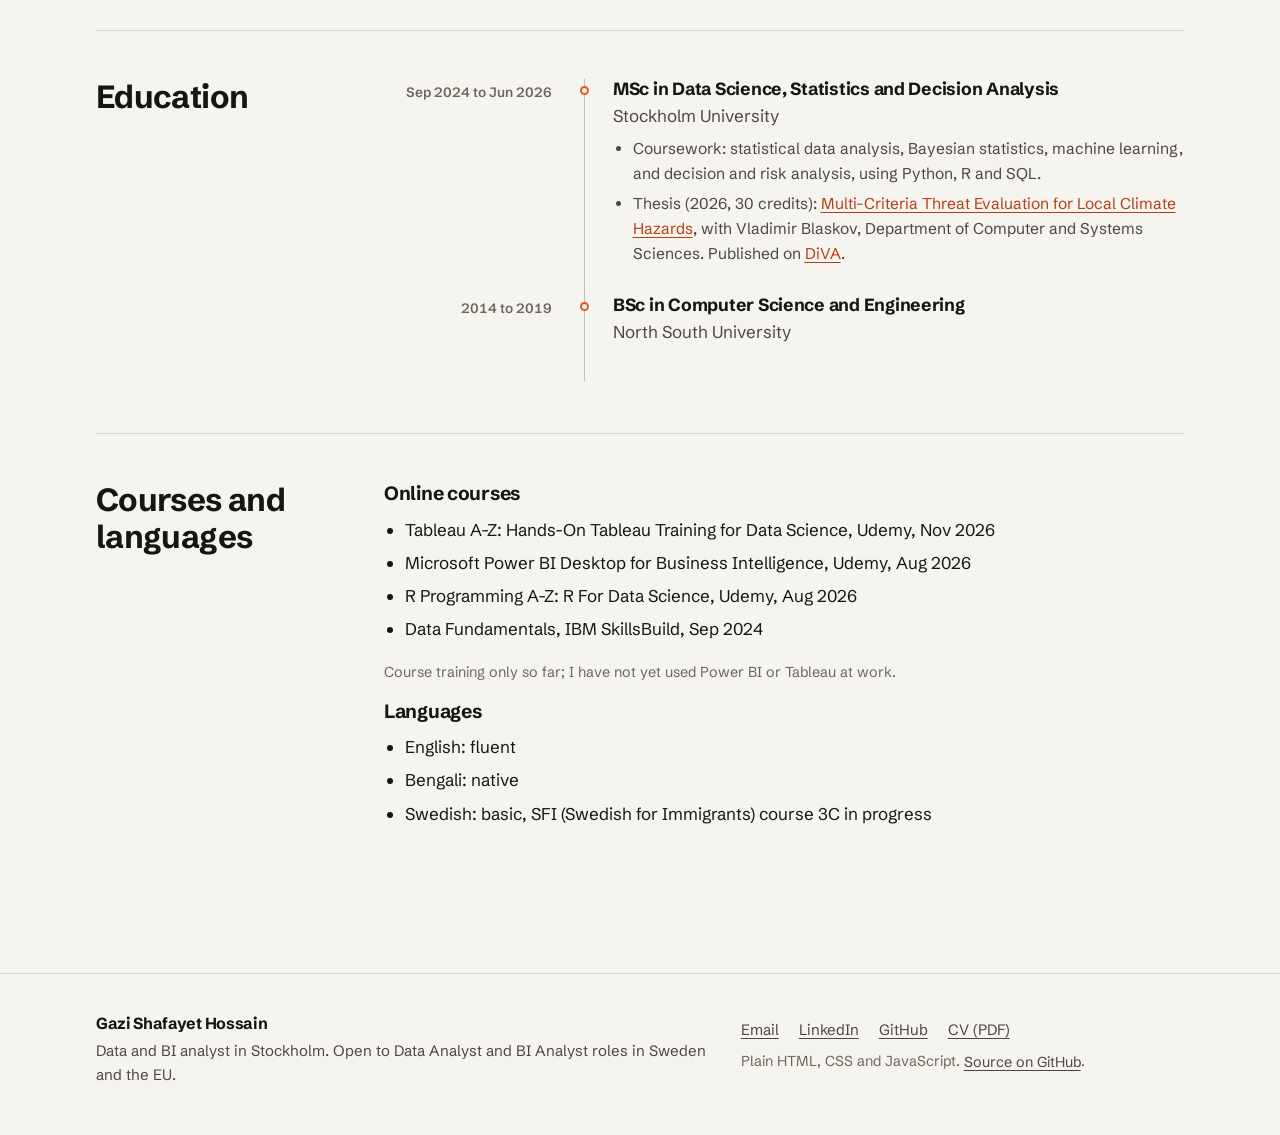
<file: experience/index.html>
<!doctype html>
<html lang="en">
<head>
<meta charset="utf-8">
<title>Experience and education | Gazi Shafayet Hossain, Data Analyst</title>
<meta name="description" content="Experience of Gazi Shafayet Hossain: data analyst at Erasmus Student Network, cards data and reporting at Eastern Bank PLC, and earlier reporting roles. MSc from Stockholm University.">
<link rel="canonical" href="https://gazish.github.io/experience/">
<!-- layout:head -->
<meta name="viewport" content="width=device-width, initial-scale=1">
<script>try{var t=localStorage.getItem('theme');if(t==='light'||t==='dark')document.documentElement.setAttribute('data-theme',t);if(sessionStorage.getItem('cv-ok')==='0')document.documentElement.classList.add('no-cv')}catch(e){}</script>
<link rel="preload" href="/assets/fonts/schibsted-grotesk-latin-wght-normal.woff2" as="font" type="font/woff2" crossorigin>
<link rel="stylesheet" href="/assets/css/site.css">
<link rel="icon" href="/favicon.svg" type="image/svg+xml">
<link rel="icon" href="/assets/img/favicon-32.png" type="image/png" sizes="32x32">
<link rel="apple-touch-icon" href="/assets/img/apple-touch-icon.png">
<meta name="theme-color" content="#f6f4ef" media="(prefers-color-scheme: light)">
<meta name="theme-color" content="#131210" media="(prefers-color-scheme: dark)">
<meta name="author" content="Gazi Shafayet Hossain">
<meta property="og:type" content="website">
<meta property="og:site_name" content="Gazi Shafayet Hossain">
<meta property="og:locale" content="en_GB">
<meta property="og:title" content="Experience and education | Gazi Shafayet Hossain, Data Analyst">
<meta property="og:description" content="Experience of Gazi Shafayet Hossain: data analyst at Erasmus Student Network, cards data and reporting at Eastern Bank PLC, and earlier reporting roles. MSc from Stockholm University.">
<meta property="og:url" content="https://gazish.github.io/experience/">
<meta property="og:image" content="https://gazish.github.io/assets/img/og-card.png">
<meta property="og:image:width" content="1200">
<meta property="og:image:height" content="630">
<meta property="og:image:alt" content="Gazi Shafayet Hossain, Data and BI Analyst in Stockholm">
<meta name="twitter:card" content="summary_large_image">
<meta name="twitter:title" content="Experience and education | Gazi Shafayet Hossain, Data Analyst">
<meta name="twitter:description" content="Experience of Gazi Shafayet Hossain: data analyst at Erasmus Student Network, cards data and reporting at Eastern Bank PLC, and earlier reporting roles. MSc from Stockholm University.">
<meta name="twitter:image" content="https://gazish.github.io/assets/img/og-card.png">
<!-- /layout:head -->
<script type="application/ld+json">
{
  "@context": "https://schema.org",
  "@graph": [
    {
      "@type": "ProfilePage",
      "name": "Experience and education",
      "url": "https://gazish.github.io/experience/",
      "mainEntity": { "@id": "https://gazish.github.io/#person" }
    },
    {
      "@type": "BreadcrumbList",
      "itemListElement": [
        { "@type": "ListItem", "position": 1, "name": "Home", "item": "https://gazish.github.io/" },
        { "@type": "ListItem", "position": 2, "name": "Experience", "item": "https://gazish.github.io/experience/" }
      ]
    }
  ]
}
</script>
</head>
<body>
<!-- layout:header -->
<a class="skip-link" href="#main">Skip to content</a>
<header class="site-header">
  <div class="container">
    <a class="brand" href="/">
      <svg class="brand-mark" viewBox="0 0 32 32" aria-hidden="true" focusable="false"><rect width="32" height="32" rx="7" fill="var(--ink)"/><rect x="7" y="8" width="18" height="4.2" rx="1.6" fill="var(--accent-mark)"/><rect x="7" y="14" width="13" height="4.2" rx="1.6" fill="var(--bg)"/><rect x="7" y="20" width="8" height="4.2" rx="1.6" fill="var(--bg)"/></svg>
      <span class="brand-name">Gazi Shafayet Hossain<span>Data and BI Analyst, Stockholm</span></span>
    </a>
    <nav class="site-nav" aria-label="Main">
      <ul>
        <li><a href="/projects/">Projects</a></li>
        <li><a href="/experience/" aria-current="page">Experience</a></li>
        <li><a href="/skills/">Skills</a></li>
        <li><a href="/about/">About</a></li>
        <li><a href="/contact/">Contact</a></li>
      </ul>
    </nav>
    <button class="theme-toggle" type="button" aria-label="Dark theme" aria-pressed="false">
      <svg class="i-moon" viewBox="0 0 24 24" fill="none" stroke="currentColor" stroke-width="1.8" stroke-linecap="round" stroke-linejoin="round" aria-hidden="true" focusable="false"><path d="M20.5 14.2A8.5 8.5 0 0 1 9.8 3.5a8.5 8.5 0 1 0 10.7 10.7Z"/></svg>
      <svg class="i-sun" viewBox="0 0 24 24" fill="none" stroke="currentColor" stroke-width="1.8" stroke-linecap="round" aria-hidden="true" focusable="false"><circle cx="12" cy="12" r="4.2"/><path d="M12 2.5v2.2M12 19.3v2.2M4.6 4.6l1.6 1.6M17.8 17.8l1.6 1.6M2.5 12h2.2M19.3 12h2.2M4.6 19.4l1.6-1.6M17.8 6.2l1.6-1.6"/></svg>
    </button>
  </div>
</header>
<!-- /layout:header -->

<main id="main">
  <div class="container">
    <header class="page-head">
      <nav class="crumbs" aria-label="Breadcrumb"><ol><li><a href="/">Home</a></li><li aria-current="page">Experience</li></ol></nav>
      <h1>Experience</h1>
      <p class="lede">Data and reporting work in banking, a volunteer data analyst role at Erasmus Student Network, and an MSc in Data Science, Statistics and Decision Analysis.</p>
      <ul class="btn-row">
        <li><a class="btn btn-primary" href="/cv/Gazi_Shafayet_Hossain_CV.pdf" download>Download CV <span class="visually-hidden">(PDF)</span></a></li>
        <li><a class="btn" href="https://www.linkedin.com/in/gazishafayet">LinkedIn</a></li>
      </ul>
    </header>

    <section class="section split" aria-labelledby="work">
      <div class="section-head"><h2 id="work">Work</h2></div>
      <ol class="timeline">
        <li>
          <div class="when">May 2025 to Apr 2026</div>
          <div class="body">
            <h3>Data Analyst (volunteer)</h3>
            <p class="org">Erasmus Student Network, remote</p>
            <ul>
              <li>Replaced a manual monthly reporting process with three Looker Studio dashboards covering about 5,000 to 6,000 activities a month, available to 519 local sections in 45 countries.</li>
              <li>Cleaned and consolidated data from several sources.</li>
              <li>Documented the dashboard logic and data definitions for handover.</li>
            </ul>
            <p class="links"><a href="/projects/esn-looker-studio-dashboards/">Case study</a></p>
          </div>
        </li>
        <li>
          <div class="when">Jul 2023 to Aug 2024</div>
          <div class="body">
            <h3>Junior Officer, Cards Data and Reporting</h3>
            <p class="org">Eastern Bank PLC, Dhaka</p>
            <ul>
              <li>Analysed transaction and revenue data across about 25k corporate and co-brand card accounts (150k+ transactions a month) with SQL.</li>
              <li>Found where co-brand usage was concentrated by region and flagged those regions for acquisition.</li>
              <li>Built monthly revenue and portfolio reporting in Excel (Power Query, PivotTables) on SQL extracts, for the Heads of Cards and Digital Banking, the Product team and the Deputy Managing Director of Retail and SME Banking.</li>
              <li>Automated the monthly data preparation in Excel with Power Query, which cut manual work in each reporting cycle.</li>
              <li>Data and product point of contact for more than 120 branches and sub-branches, answering card queries in the CRM and feeding recurring issues back into the reporting.</li>
              <li>Context: active co-brand users grew 12% over the period.</li>
            </ul>
            <p class="links"><a href="/projects/eastern-bank-card-reporting/">Case study</a></p>
          </div>
        </li>
        <li>
          <div class="when">Mar 2022 to Jun 2023</div>
          <div class="body">
            <h3>Executive, Procurement and Reporting</h3>
            <p class="org">Tech Valley Networks Ltd.</p>
          </div>
        </li>
        <li>
          <div class="when">Feb 2021 to Feb 2022</div>
          <div class="body">
            <h3>Junior Officer</h3>
            <p class="org">FZ Technologies Ltd.</p>
            <ul>
              <li>Survey data quality and weekly reporting to stakeholders.</li>
            </ul>
          </div>
        </li>
        <li>
          <div class="when">Sep 2020 to Dec 2020</div>
          <div class="body">
            <h3>IT Intern</h3>
            <p class="org">Shimanto Bank PLC</p>
          </div>
        </li>
      </ol>
    </section>

    <section class="section split" aria-labelledby="education">
      <div class="section-head"><h2 id="education">Education</h2></div>
      <ol class="timeline">
        <li>
          <div class="when">Sep 2024 to Jun 2026</div>
          <div class="body">
            <h3>MSc in Data Science, Statistics and Decision Analysis</h3>
            <p class="org">Stockholm University</p>
            <ul>
              <li>Coursework: statistical data analysis, Bayesian statistics, machine learning, and decision and risk analysis, using Python, R and SQL.</li>
              <li>Thesis (2026, 30 credits): <a href="/projects/thesis-climate-hazard-mcda/">Multi-Criteria Threat Evaluation for Local Climate Hazards</a>, with Vladimir Blaskov, Department of Computer and Systems Sciences. Published on <a href="https://su.diva-portal.org/smash/record.jsf?pid=diva2%3A2075902">DiVA</a>.</li>
            </ul>
          </div>
        </li>
        <li>
          <div class="when">2014 to 2019</div>
          <div class="body">
            <h3>BSc in Computer Science and Engineering</h3>
            <p class="org">North South University</p>
          </div>
        </li>
      </ol>
    </section>

    <section class="section split" aria-labelledby="courses">
      <div class="section-head"><h2 id="courses">Courses and languages</h2></div>
      <div>
        <h3>Online courses</h3>
        <ul>
          <li>Tableau A-Z: Hands-On Tableau Training for Data Science, Udemy, Nov 2026</li>
          <li>Microsoft Power BI Desktop for Business Intelligence, Udemy, Aug 2026</li>
          <li>R Programming A-Z: R For Data Science, Udemy, Aug 2026</li>
          <li>Data Fundamentals, IBM SkillsBuild, Sep 2024</li>
        </ul>
        <p class="meta">Course training only so far; I have not yet used Power BI or Tableau at work.</p>
        <h3>Languages</h3>
        <ul>
          <li>English: fluent</li>
          <li>Bengali: native</li>
          <li>Swedish: basic, SFI (Swedish for Immigrants) course 3C in progress</li>
        </ul>
      </div>
    </section>
  </div>
</main>

<!-- layout:footer -->
<footer class="site-footer">
  <div class="container">
    <div>
      <h2>Gazi Shafayet Hossain</h2>
      <p>Data and BI analyst in Stockholm. Open to Data Analyst and BI Analyst roles in Sweden and the EU.</p>
    </div>
    <div>
      <h2 class="visually-hidden">Links</h2>
      <ul>
        <li><a href="mailto:hossaingazishafayet@gmail.com">Email</a></li>
        <li><a href="https://www.linkedin.com/in/gazishafayet" rel="me">LinkedIn</a></li>
        <li><a href="https://github.com/gazish" rel="me">GitHub</a></li>
        <li><a href="/cv/Gazi_Shafayet_Hossain_CV.pdf">CV (PDF)</a></li>
      </ul>
      <p class="meta">Plain HTML, CSS and JavaScript. <a href="https://github.com/gazish/gazish.github.io">Source on GitHub</a>.</p>
    </div>
  </div>
</footer>
<script src="/assets/js/site.js" defer></script>
<!-- /layout:footer -->
</body>
</html>
</file>
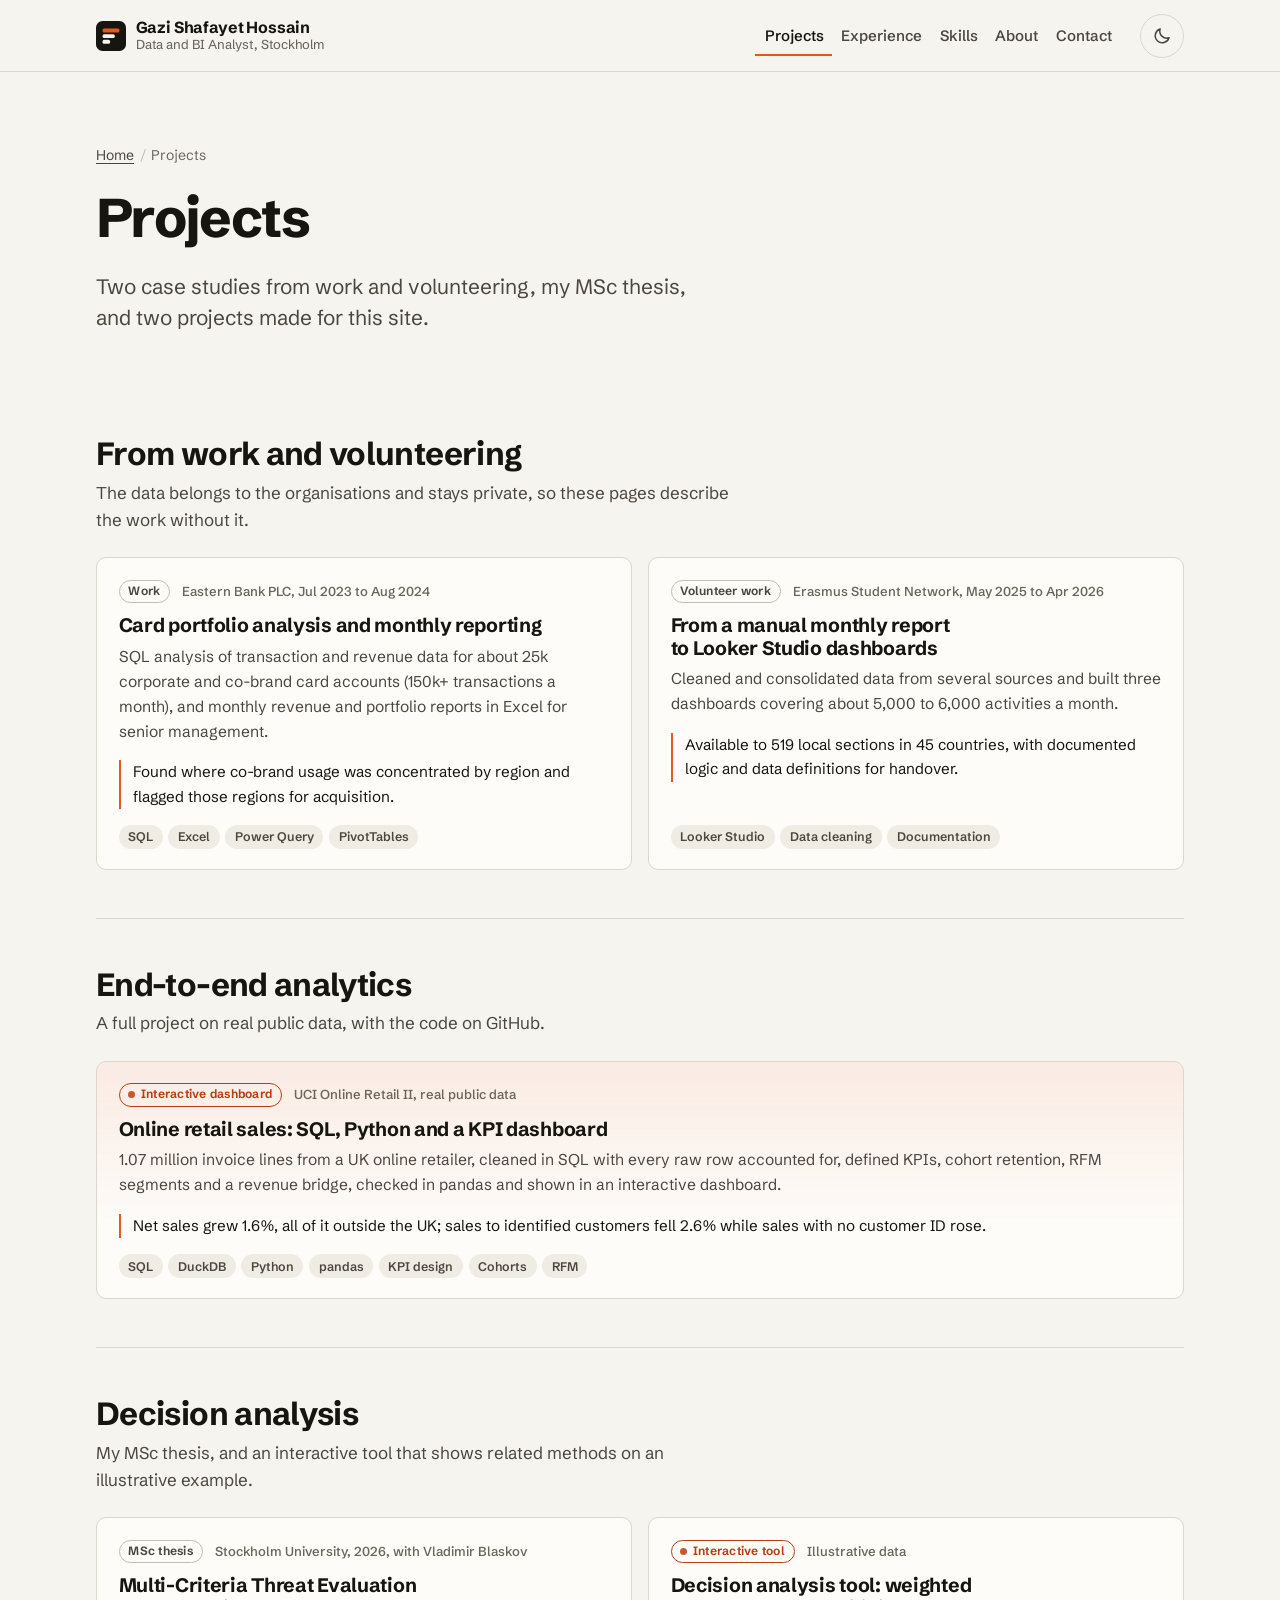
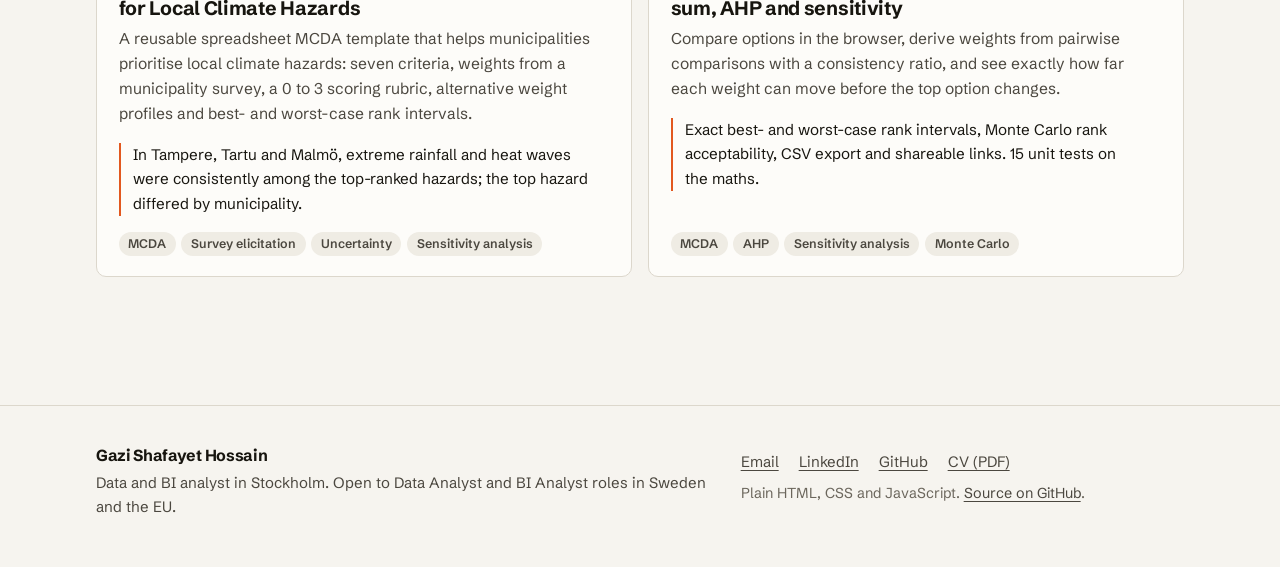
<file: projects/index.html>
<!doctype html>
<html lang="en">
<head>
<meta charset="utf-8">
<title>Projects: data analysis, BI reporting and decision analysis | Gazi Shafayet Hossain</title>
<meta name="description" content="Case studies and interactive projects: card reporting at Eastern Bank, Looker Studio dashboards at ESN, an MSc thesis on climate hazard MCDA, a retail KPI dashboard and an MCDA tool.">
<link rel="canonical" href="https://gazish.github.io/projects/">
<!-- layout:head -->
<meta name="viewport" content="width=device-width, initial-scale=1">
<script>try{var t=localStorage.getItem('theme');if(t==='light'||t==='dark')document.documentElement.setAttribute('data-theme',t);if(sessionStorage.getItem('cv-ok')==='0')document.documentElement.classList.add('no-cv')}catch(e){}</script>
<link rel="preload" href="/assets/fonts/schibsted-grotesk-latin-wght-normal.woff2" as="font" type="font/woff2" crossorigin>
<link rel="stylesheet" href="/assets/css/site.css">
<link rel="icon" href="/favicon.svg" type="image/svg+xml">
<link rel="icon" href="/assets/img/favicon-32.png" type="image/png" sizes="32x32">
<link rel="apple-touch-icon" href="/assets/img/apple-touch-icon.png">
<meta name="theme-color" content="#f6f4ef" media="(prefers-color-scheme: light)">
<meta name="theme-color" content="#131210" media="(prefers-color-scheme: dark)">
<meta name="author" content="Gazi Shafayet Hossain">
<meta property="og:type" content="website">
<meta property="og:site_name" content="Gazi Shafayet Hossain">
<meta property="og:locale" content="en_GB">
<meta property="og:title" content="Projects: data analysis, BI reporting and decision analysis | Gazi Shafayet Hossain">
<meta property="og:description" content="Case studies and interactive projects: card reporting at Eastern Bank, Looker Studio dashboards at ESN, an MSc thesis on climate hazard MCDA, a retail KPI dashboard and an MCDA tool.">
<meta property="og:url" content="https://gazish.github.io/projects/">
<meta property="og:image" content="https://gazish.github.io/assets/img/og-card.png">
<meta property="og:image:width" content="1200">
<meta property="og:image:height" content="630">
<meta property="og:image:alt" content="Gazi Shafayet Hossain, Data and BI Analyst in Stockholm">
<meta name="twitter:card" content="summary_large_image">
<meta name="twitter:title" content="Projects: data analysis, BI reporting and decision analysis | Gazi Shafayet Hossain">
<meta name="twitter:description" content="Case studies and interactive projects: card reporting at Eastern Bank, Looker Studio dashboards at ESN, an MSc thesis on climate hazard MCDA, a retail KPI dashboard and an MCDA tool.">
<meta name="twitter:image" content="https://gazish.github.io/assets/img/og-card.png">
<!-- /layout:head -->
<script type="application/ld+json">
{
  "@context": "https://schema.org",
  "@graph": [
    {
      "@type": "CollectionPage",
      "name": "Projects",
      "url": "https://gazish.github.io/projects/",
      "author": { "@id": "https://gazish.github.io/#person" },
      "mainEntity": {
        "@type": "ItemList",
        "itemListElement": [
          { "@type": "ListItem", "position": 1, "url": "https://gazish.github.io/projects/online-retail-analytics/", "name": "Online retail sales: SQL, Python and a KPI dashboard" },
          { "@type": "ListItem", "position": 2, "url": "https://gazish.github.io/projects/eastern-bank-card-reporting/", "name": "Card portfolio analysis and monthly reporting at Eastern Bank" },
          { "@type": "ListItem", "position": 3, "url": "https://gazish.github.io/projects/esn-looker-studio-dashboards/", "name": "From a manual monthly report to Looker Studio dashboards" },
          { "@type": "ListItem", "position": 4, "url": "https://gazish.github.io/projects/thesis-climate-hazard-mcda/", "name": "Multi-Criteria Threat Evaluation for Local Climate Hazards (MSc thesis)" },
          { "@type": "ListItem", "position": 5, "url": "https://gazish.github.io/projects/decision-analysis-tool/", "name": "Decision analysis tool: weighted sum, AHP and sensitivity" }
        ]
      }
    },
    {
      "@type": "BreadcrumbList",
      "itemListElement": [
        { "@type": "ListItem", "position": 1, "name": "Home", "item": "https://gazish.github.io/" },
        { "@type": "ListItem", "position": 2, "name": "Projects", "item": "https://gazish.github.io/projects/" }
      ]
    }
  ]
}
</script>
</head>
<body>
<!-- layout:header -->
<a class="skip-link" href="#main">Skip to content</a>
<header class="site-header">
  <div class="container">
    <a class="brand" href="/">
      <svg class="brand-mark" viewBox="0 0 32 32" aria-hidden="true" focusable="false"><rect width="32" height="32" rx="7" fill="var(--ink)"/><rect x="7" y="8" width="18" height="4.2" rx="1.6" fill="var(--accent-mark)"/><rect x="7" y="14" width="13" height="4.2" rx="1.6" fill="var(--bg)"/><rect x="7" y="20" width="8" height="4.2" rx="1.6" fill="var(--bg)"/></svg>
      <span class="brand-name">Gazi Shafayet Hossain<span>Data and BI Analyst, Stockholm</span></span>
    </a>
    <nav class="site-nav" aria-label="Main">
      <ul>
        <li><a href="/projects/" aria-current="page">Projects</a></li>
        <li><a href="/experience/">Experience</a></li>
        <li><a href="/skills/">Skills</a></li>
        <li><a href="/about/">About</a></li>
        <li><a href="/contact/">Contact</a></li>
      </ul>
    </nav>
    <button class="theme-toggle" type="button" aria-label="Dark theme" aria-pressed="false">
      <svg class="i-moon" viewBox="0 0 24 24" fill="none" stroke="currentColor" stroke-width="1.8" stroke-linecap="round" stroke-linejoin="round" aria-hidden="true" focusable="false"><path d="M20.5 14.2A8.5 8.5 0 0 1 9.8 3.5a8.5 8.5 0 1 0 10.7 10.7Z"/></svg>
      <svg class="i-sun" viewBox="0 0 24 24" fill="none" stroke="currentColor" stroke-width="1.8" stroke-linecap="round" aria-hidden="true" focusable="false"><circle cx="12" cy="12" r="4.2"/><path d="M12 2.5v2.2M12 19.3v2.2M4.6 4.6l1.6 1.6M17.8 17.8l1.6 1.6M2.5 12h2.2M19.3 12h2.2M4.6 19.4l1.6-1.6M17.8 6.2l1.6-1.6"/></svg>
    </button>
  </div>
</header>
<!-- /layout:header -->

<main id="main">
  <div class="container">
    <header class="page-head">
      <nav class="crumbs" aria-label="Breadcrumb"><ol><li><a href="/">Home</a></li><li aria-current="page">Projects</li></ol></nav>
      <h1>Projects</h1>
      <p class="lede">Two case studies from work and volunteering, my MSc thesis, and two projects made for this site.</p>
    </header>

    <section class="section" aria-labelledby="work">
      <div class="section-head">
        <h2 id="work">From work and volunteering</h2>
        <p>The data belongs to the organisations and stays private, so these pages describe the work without it.</p>
      </div>
      <ul class="cards">
        <li>
          <article class="card">
            <p class="kicker"><span class="badge plain">Work</span><span>Eastern Bank PLC, Jul 2023 to Aug 2024</span></p>
            <h3><a href="/projects/eastern-bank-card-reporting/">Card portfolio analysis and monthly reporting</a></h3>
            <p>SQL analysis of transaction and revenue data for about 25k corporate and co-brand card accounts (150k+ transactions a month), and monthly revenue and portfolio reports in Excel for senior management.</p>
            <p class="result">Found where co-brand usage was concentrated by region and flagged those regions for acquisition.</p>
            <ul class="tags" aria-label="Tools"><li>SQL</li><li>Excel</li><li>Power Query</li><li>PivotTables</li></ul>
          </article>
        </li>
        <li>
          <article class="card">
            <p class="kicker"><span class="badge plain">Volunteer work</span><span>Erasmus Student Network, May 2025 to Apr 2026</span></p>
            <h3><a href="/projects/esn-looker-studio-dashboards/">From a manual monthly report to Looker Studio dashboards</a></h3>
            <p>Cleaned and consolidated data from several sources and built three dashboards covering about 5,000 to 6,000 activities a month.</p>
            <p class="result">Available to 519 local sections in 45 countries, with documented logic and data definitions for handover.</p>
            <ul class="tags" aria-label="Tools"><li>Looker Studio</li><li>Data cleaning</li><li>Documentation</li></ul>
          </article>
        </li>
      </ul>
    </section>

    <section class="section" aria-labelledby="portfolio">
      <div class="section-head">
        <h2 id="portfolio">End-to-end analytics</h2>
        <p>A full project on real public data, with the code on GitHub.</p>
      </div>
      <ul class="cards">
        <li class="wide">
          <article class="card feature">
            <p class="kicker"><span class="badge badge-accent">Interactive dashboard</span><span>UCI Online Retail II, real public data</span></p>
            <h3><a href="/projects/online-retail-analytics/">Online retail sales: SQL, Python and a KPI dashboard</a></h3>
            <p>1.07 million invoice lines from a UK online retailer, cleaned in SQL with every raw row accounted for, defined KPIs, cohort retention, RFM segments and a revenue bridge, checked in pandas and shown in an interactive dashboard.</p>
            <p class="result">Net sales grew 1.6%, all of it outside the UK; sales to identified customers fell 2.6% while sales with no customer ID rose.</p>
            <ul class="tags" aria-label="Tools"><li>SQL</li><li>DuckDB</li><li>Python</li><li>pandas</li><li>KPI design</li><li>Cohorts</li><li>RFM</li></ul>
          </article>
        </li>
      </ul>
    </section>
    <section class="section" aria-labelledby="research">
      <div class="section-head">
        <h2 id="research">Decision analysis</h2>
        <p>My MSc thesis, and an interactive tool that shows related methods on an illustrative example.</p>
      </div>
      <ul class="cards">
        <li>
          <article class="card">
            <p class="kicker"><span class="badge plain">MSc thesis</span><span>Stockholm University, 2026, with Vladimir Blaskov</span></p>
            <h3><a href="/projects/thesis-climate-hazard-mcda/">Multi-Criteria Threat Evaluation for Local Climate Hazards</a></h3>
            <p>A reusable spreadsheet MCDA template that helps municipalities prioritise local climate hazards: seven criteria, weights from a municipality survey, a 0 to 3 scoring rubric, alternative weight profiles and best- and worst-case rank intervals.</p>
            <p class="result">In Tampere, Tartu and Malmö, extreme rainfall and heat waves were consistently among the top-ranked hazards; the top hazard differed by municipality.</p>
            <ul class="tags" aria-label="Methods"><li>MCDA</li><li>Survey elicitation</li><li>Uncertainty</li><li>Sensitivity analysis</li></ul>
          </article>
        </li>
        <li>
          <article class="card">
            <p class="kicker"><span class="badge badge-accent">Interactive tool</span><span>Illustrative data</span></p>
            <h3><a href="/projects/decision-analysis-tool/">Decision analysis tool: weighted sum, AHP and sensitivity</a></h3>
            <p>Compare options in the browser, derive weights from pairwise comparisons with a consistency ratio, and see exactly how far each weight can move before the top option changes.</p>
            <p class="result">Exact best- and worst-case rank intervals, Monte Carlo rank acceptability, CSV export and shareable links. 15 unit tests on the maths.</p>
            <ul class="tags" aria-label="Methods"><li>MCDA</li><li>AHP</li><li>Sensitivity analysis</li><li>Monte Carlo</li></ul>
          </article>
        </li>
      </ul>
    </section>

  </div>
</main>

<!-- layout:footer -->
<footer class="site-footer">
  <div class="container">
    <div>
      <h2>Gazi Shafayet Hossain</h2>
      <p>Data and BI analyst in Stockholm. Open to Data Analyst and BI Analyst roles in Sweden and the EU.</p>
    </div>
    <div>
      <h2 class="visually-hidden">Links</h2>
      <ul>
        <li><a href="mailto:hossaingazishafayet@gmail.com">Email</a></li>
        <li><a href="https://www.linkedin.com/in/gazishafayet" rel="me">LinkedIn</a></li>
        <li><a href="https://github.com/gazish" rel="me">GitHub</a></li>
        <li><a href="/cv/Gazi_Shafayet_Hossain_CV.pdf">CV (PDF)</a></li>
      </ul>
      <p class="meta">Plain HTML, CSS and JavaScript. <a href="https://github.com/gazish/gazish.github.io">Source on GitHub</a>.</p>
    </div>
  </div>
</footer>
<script src="/assets/js/site.js" defer></script>
<!-- /layout:footer -->
</body>
</html>
</file>
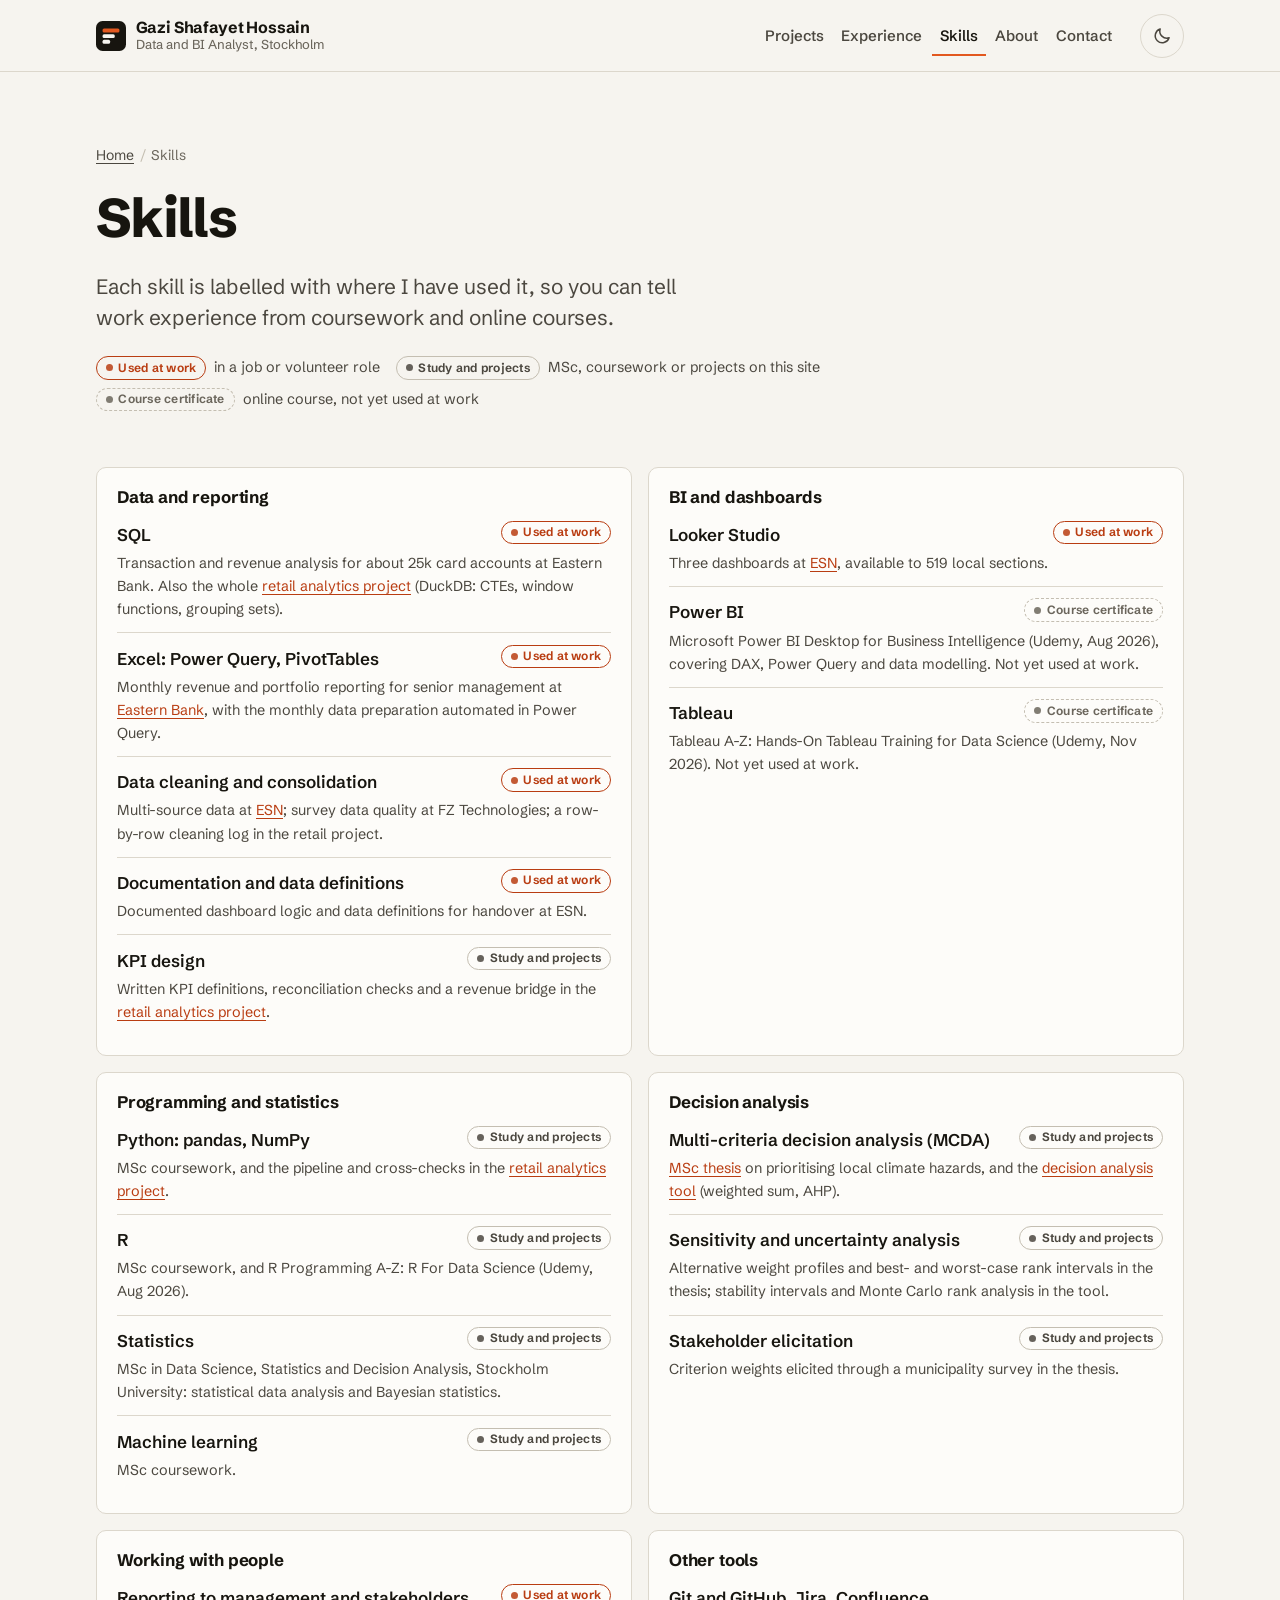
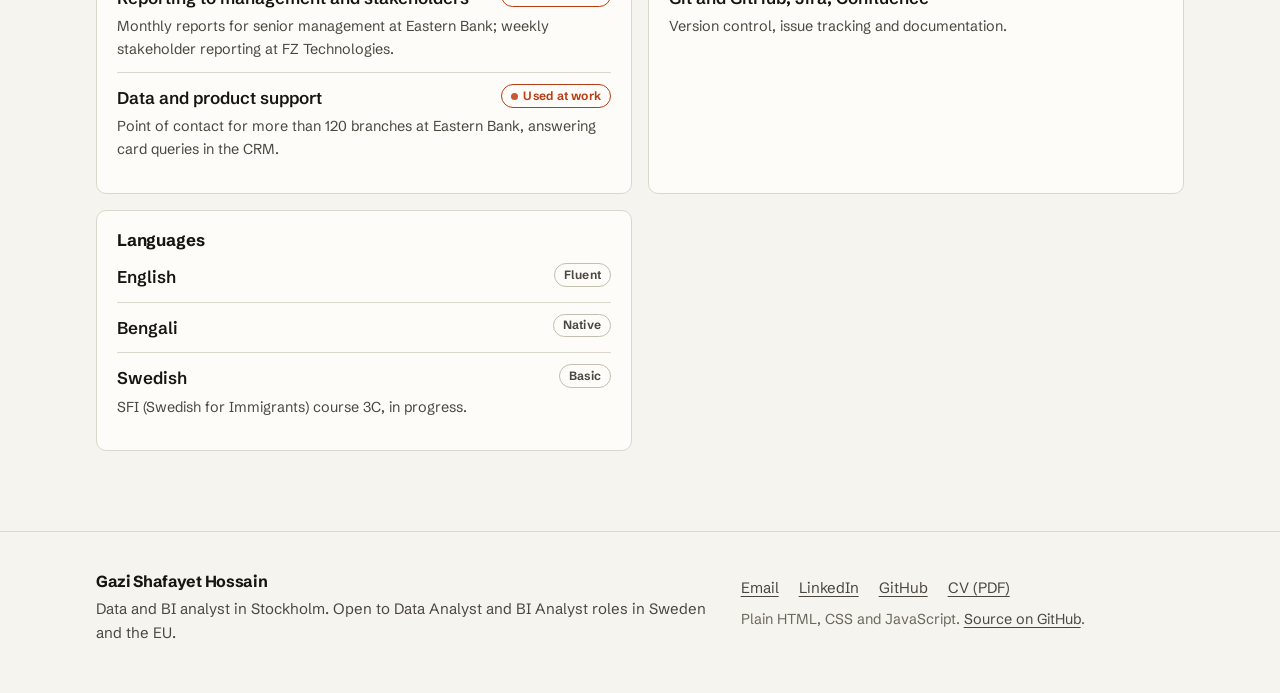
<file: skills/index.html>
<!doctype html>
<html lang="en">
<head>
<meta charset="utf-8">
<title>Skills with evidence: SQL, Excel, Looker Studio, Python, MCDA | Gazi Shafayet Hossain</title>
<meta name="description" content="Skills of Gazi Shafayet Hossain, grouped and labelled by evidence: used at work (SQL, Excel, Looker Studio), coursework and projects (Python, R, MCDA), or course certificate (Power BI, Tableau).">
<link rel="canonical" href="https://gazish.github.io/skills/">
<!-- layout:head -->
<meta name="viewport" content="width=device-width, initial-scale=1">
<script>try{var t=localStorage.getItem('theme');if(t==='light'||t==='dark')document.documentElement.setAttribute('data-theme',t);if(sessionStorage.getItem('cv-ok')==='0')document.documentElement.classList.add('no-cv')}catch(e){}</script>
<link rel="preload" href="/assets/fonts/schibsted-grotesk-latin-wght-normal.woff2" as="font" type="font/woff2" crossorigin>
<link rel="stylesheet" href="/assets/css/site.css">
<link rel="icon" href="/favicon.svg" type="image/svg+xml">
<link rel="icon" href="/assets/img/favicon-32.png" type="image/png" sizes="32x32">
<link rel="apple-touch-icon" href="/assets/img/apple-touch-icon.png">
<meta name="theme-color" content="#f6f4ef" media="(prefers-color-scheme: light)">
<meta name="theme-color" content="#131210" media="(prefers-color-scheme: dark)">
<meta name="author" content="Gazi Shafayet Hossain">
<meta property="og:type" content="website">
<meta property="og:site_name" content="Gazi Shafayet Hossain">
<meta property="og:locale" content="en_GB">
<meta property="og:title" content="Skills with evidence: SQL, Excel, Looker Studio, Python, MCDA | Gazi Shafayet Hossain">
<meta property="og:description" content="Skills of Gazi Shafayet Hossain, grouped and labelled by evidence: used at work (SQL, Excel, Looker Studio), coursework and projects (Python, R, MCDA), or course certificate (Power BI, Tableau).">
<meta property="og:url" content="https://gazish.github.io/skills/">
<meta property="og:image" content="https://gazish.github.io/assets/img/og-card.png">
<meta property="og:image:width" content="1200">
<meta property="og:image:height" content="630">
<meta property="og:image:alt" content="Gazi Shafayet Hossain, Data and BI Analyst in Stockholm">
<meta name="twitter:card" content="summary_large_image">
<meta name="twitter:title" content="Skills with evidence: SQL, Excel, Looker Studio, Python, MCDA | Gazi Shafayet Hossain">
<meta name="twitter:description" content="Skills of Gazi Shafayet Hossain, grouped and labelled by evidence: used at work (SQL, Excel, Looker Studio), coursework and projects (Python, R, MCDA), or course certificate (Power BI, Tableau).">
<meta name="twitter:image" content="https://gazish.github.io/assets/img/og-card.png">
<!-- /layout:head -->
<script type="application/ld+json">
{
  "@context": "https://schema.org",
  "@type": "BreadcrumbList",
  "itemListElement": [
    { "@type": "ListItem", "position": 1, "name": "Home", "item": "https://gazish.github.io/" },
    { "@type": "ListItem", "position": 2, "name": "Skills", "item": "https://gazish.github.io/skills/" }
  ]
}
</script>
</head>
<body>
<!-- layout:header -->
<a class="skip-link" href="#main">Skip to content</a>
<header class="site-header">
  <div class="container">
    <a class="brand" href="/">
      <svg class="brand-mark" viewBox="0 0 32 32" aria-hidden="true" focusable="false"><rect width="32" height="32" rx="7" fill="var(--ink)"/><rect x="7" y="8" width="18" height="4.2" rx="1.6" fill="var(--accent-mark)"/><rect x="7" y="14" width="13" height="4.2" rx="1.6" fill="var(--bg)"/><rect x="7" y="20" width="8" height="4.2" rx="1.6" fill="var(--bg)"/></svg>
      <span class="brand-name">Gazi Shafayet Hossain<span>Data and BI Analyst, Stockholm</span></span>
    </a>
    <nav class="site-nav" aria-label="Main">
      <ul>
        <li><a href="/projects/">Projects</a></li>
        <li><a href="/experience/">Experience</a></li>
        <li><a href="/skills/" aria-current="page">Skills</a></li>
        <li><a href="/about/">About</a></li>
        <li><a href="/contact/">Contact</a></li>
      </ul>
    </nav>
    <button class="theme-toggle" type="button" aria-label="Dark theme" aria-pressed="false">
      <svg class="i-moon" viewBox="0 0 24 24" fill="none" stroke="currentColor" stroke-width="1.8" stroke-linecap="round" stroke-linejoin="round" aria-hidden="true" focusable="false"><path d="M20.5 14.2A8.5 8.5 0 0 1 9.8 3.5a8.5 8.5 0 1 0 10.7 10.7Z"/></svg>
      <svg class="i-sun" viewBox="0 0 24 24" fill="none" stroke="currentColor" stroke-width="1.8" stroke-linecap="round" aria-hidden="true" focusable="false"><circle cx="12" cy="12" r="4.2"/><path d="M12 2.5v2.2M12 19.3v2.2M4.6 4.6l1.6 1.6M17.8 17.8l1.6 1.6M2.5 12h2.2M19.3 12h2.2M4.6 19.4l1.6-1.6M17.8 6.2l1.6-1.6"/></svg>
    </button>
  </div>
</header>
<!-- /layout:header -->

<main id="main">
  <div class="container">
    <header class="page-head">
      <nav class="crumbs" aria-label="Breadcrumb"><ol><li><a href="/">Home</a></li><li aria-current="page">Skills</li></ol></nav>
      <h1>Skills</h1>
      <p class="lede">Each skill is labelled with where I have used it, so you can tell work experience from coursework and online courses.</p>
      <ul class="legend-row" aria-label="Evidence levels">
        <li><span class="badge level-work">Used at work</span> in a job or volunteer role</li>
        <li><span class="badge level-study">Study and projects</span> MSc, coursework or projects on this site</li>
        <li><span class="badge level-cert">Course certificate</span> online course, not yet used at work</li>
      </ul>
    </header>

    <div class="skill-groups">
      <section class="skill-group" aria-labelledby="g-data">
        <h2 id="g-data" class="h3">Data and reporting</h2>
        <ul class="skill-list">
          <li><span class="name">SQL</span><span class="badge level-work">Used at work</span>
            <span class="evidence">Transaction and revenue analysis for about 25k card accounts at Eastern Bank. Also the whole <a href="/projects/online-retail-analytics/">retail analytics project</a> (DuckDB: CTEs, window functions, grouping sets).</span></li>
          <li><span class="name">Excel: Power Query, PivotTables</span><span class="badge level-work">Used at work</span>
            <span class="evidence">Monthly revenue and portfolio reporting for senior management at <a href="/projects/eastern-bank-card-reporting/">Eastern Bank</a>, with the monthly data preparation automated in Power Query.</span></li>
          <li><span class="name">Data cleaning and consolidation</span><span class="badge level-work">Used at work</span>
            <span class="evidence">Multi-source data at <a href="/projects/esn-looker-studio-dashboards/">ESN</a>; survey data quality at FZ Technologies; a row-by-row cleaning log in the retail project.</span></li>
          <li><span class="name">Documentation and data definitions</span><span class="badge level-work">Used at work</span>
            <span class="evidence">Documented dashboard logic and data definitions for handover at ESN.</span></li>
          <li><span class="name">KPI design</span><span class="badge level-study">Study and projects</span>
            <span class="evidence">Written KPI definitions, reconciliation checks and a revenue bridge in the <a href="/projects/online-retail-analytics/">retail analytics project</a>.</span></li>
        </ul>
      </section>

      <section class="skill-group" aria-labelledby="g-bi">
        <h2 id="g-bi" class="h3">BI and dashboards</h2>
        <ul class="skill-list">
          <li><span class="name">Looker Studio</span><span class="badge level-work">Used at work</span>
            <span class="evidence">Three dashboards at <a href="/projects/esn-looker-studio-dashboards/">ESN</a>, available to 519 local sections.</span></li>
          <li><span class="name">Power BI</span><span class="badge level-cert">Course certificate</span>
            <span class="evidence">Microsoft Power BI Desktop for Business Intelligence (Udemy, Aug 2026), covering DAX, Power Query and data modelling. Not yet used at work.</span></li>
          <li><span class="name">Tableau</span><span class="badge level-cert">Course certificate</span>
            <span class="evidence">Tableau A-Z: Hands-On Tableau Training for Data Science (Udemy, Nov 2026). Not yet used at work.</span></li>
        </ul>
      </section>

      <section class="skill-group" aria-labelledby="g-prog">
        <h2 id="g-prog" class="h3">Programming and statistics</h2>
        <ul class="skill-list">
          <li><span class="name">Python: pandas, NumPy</span><span class="badge level-study">Study and projects</span>
            <span class="evidence">MSc coursework, and the pipeline and cross-checks in the <a href="/projects/online-retail-analytics/">retail analytics project</a>.</span></li>
          <li><span class="name">R</span><span class="badge level-study">Study and projects</span>
            <span class="evidence">MSc coursework, and R Programming A-Z: R For Data Science (Udemy, Aug 2026).</span></li>
          <li><span class="name">Statistics</span><span class="badge level-study">Study and projects</span>
            <span class="evidence">MSc in Data Science, Statistics and Decision Analysis, Stockholm University: statistical data analysis and Bayesian statistics.</span></li>
          <li><span class="name">Machine learning</span><span class="badge level-study">Study and projects</span>
            <span class="evidence">MSc coursework.</span></li>
        </ul>
      </section>

      <section class="skill-group" aria-labelledby="g-dec">
        <h2 id="g-dec" class="h3">Decision analysis</h2>
        <ul class="skill-list">
          <li><span class="name">Multi-criteria decision analysis (MCDA)</span><span class="badge level-study">Study and projects</span>
            <span class="evidence"><a href="/projects/thesis-climate-hazard-mcda/">MSc thesis</a> on prioritising local climate hazards, and the <a href="/projects/decision-analysis-tool/">decision analysis tool</a> (weighted sum, AHP).</span></li>
          <li><span class="name">Sensitivity and uncertainty analysis</span><span class="badge level-study">Study and projects</span>
            <span class="evidence">Alternative weight profiles and best- and worst-case rank intervals in the thesis; stability intervals and Monte Carlo rank analysis in the tool.</span></li>
          <li><span class="name">Stakeholder elicitation</span><span class="badge level-study">Study and projects</span>
            <span class="evidence">Criterion weights elicited through a municipality survey in the thesis.</span></li>
        </ul>
      </section>

      <section class="skill-group" aria-labelledby="g-work">
        <h2 id="g-work" class="h3">Working with people</h2>
        <ul class="skill-list">
          <li><span class="name">Reporting to management and stakeholders</span><span class="badge level-work">Used at work</span>
            <span class="evidence">Monthly reports for senior management at Eastern Bank; weekly stakeholder reporting at FZ Technologies.</span></li>
          <li><span class="name">Data and product support</span><span class="badge level-work">Used at work</span>
            <span class="evidence">Point of contact for more than 120 branches at Eastern Bank, answering card queries in the CRM.</span></li>
        </ul>
      </section>

      <section class="skill-group" aria-labelledby="g-tools">
        <h2 id="g-tools" class="h3">Other tools</h2>
        <ul class="skill-list">
          <li><span class="name">Git and GitHub, Jira, Confluence</span>
            <span class="evidence">Version control, issue tracking and documentation.</span></li>
        </ul>
      </section>

      <section class="skill-group" aria-labelledby="g-lang">
        <h2 id="g-lang" class="h3">Languages</h2>
        <ul class="skill-list">
          <li><span class="name">English</span><span class="badge plain">Fluent</span></li>
          <li><span class="name">Bengali</span><span class="badge plain">Native</span></li>
          <li><span class="name">Swedish</span><span class="badge plain">Basic</span>
            <span class="evidence">SFI (Swedish for Immigrants) course 3C, in progress.</span></li>
        </ul>
      </section>
    </div>
  </div>
</main>

<!-- layout:footer -->
<footer class="site-footer">
  <div class="container">
    <div>
      <h2>Gazi Shafayet Hossain</h2>
      <p>Data and BI analyst in Stockholm. Open to Data Analyst and BI Analyst roles in Sweden and the EU.</p>
    </div>
    <div>
      <h2 class="visually-hidden">Links</h2>
      <ul>
        <li><a href="mailto:hossaingazishafayet@gmail.com">Email</a></li>
        <li><a href="https://www.linkedin.com/in/gazishafayet" rel="me">LinkedIn</a></li>
        <li><a href="https://github.com/gazish" rel="me">GitHub</a></li>
        <li><a href="/cv/Gazi_Shafayet_Hossain_CV.pdf">CV (PDF)</a></li>
      </ul>
      <p class="meta">Plain HTML, CSS and JavaScript. <a href="https://github.com/gazish/gazish.github.io">Source on GitHub</a>.</p>
    </div>
  </div>
</footer>
<script src="/assets/js/site.js" defer></script>
<!-- /layout:footer -->
</body>
</html>
</file>
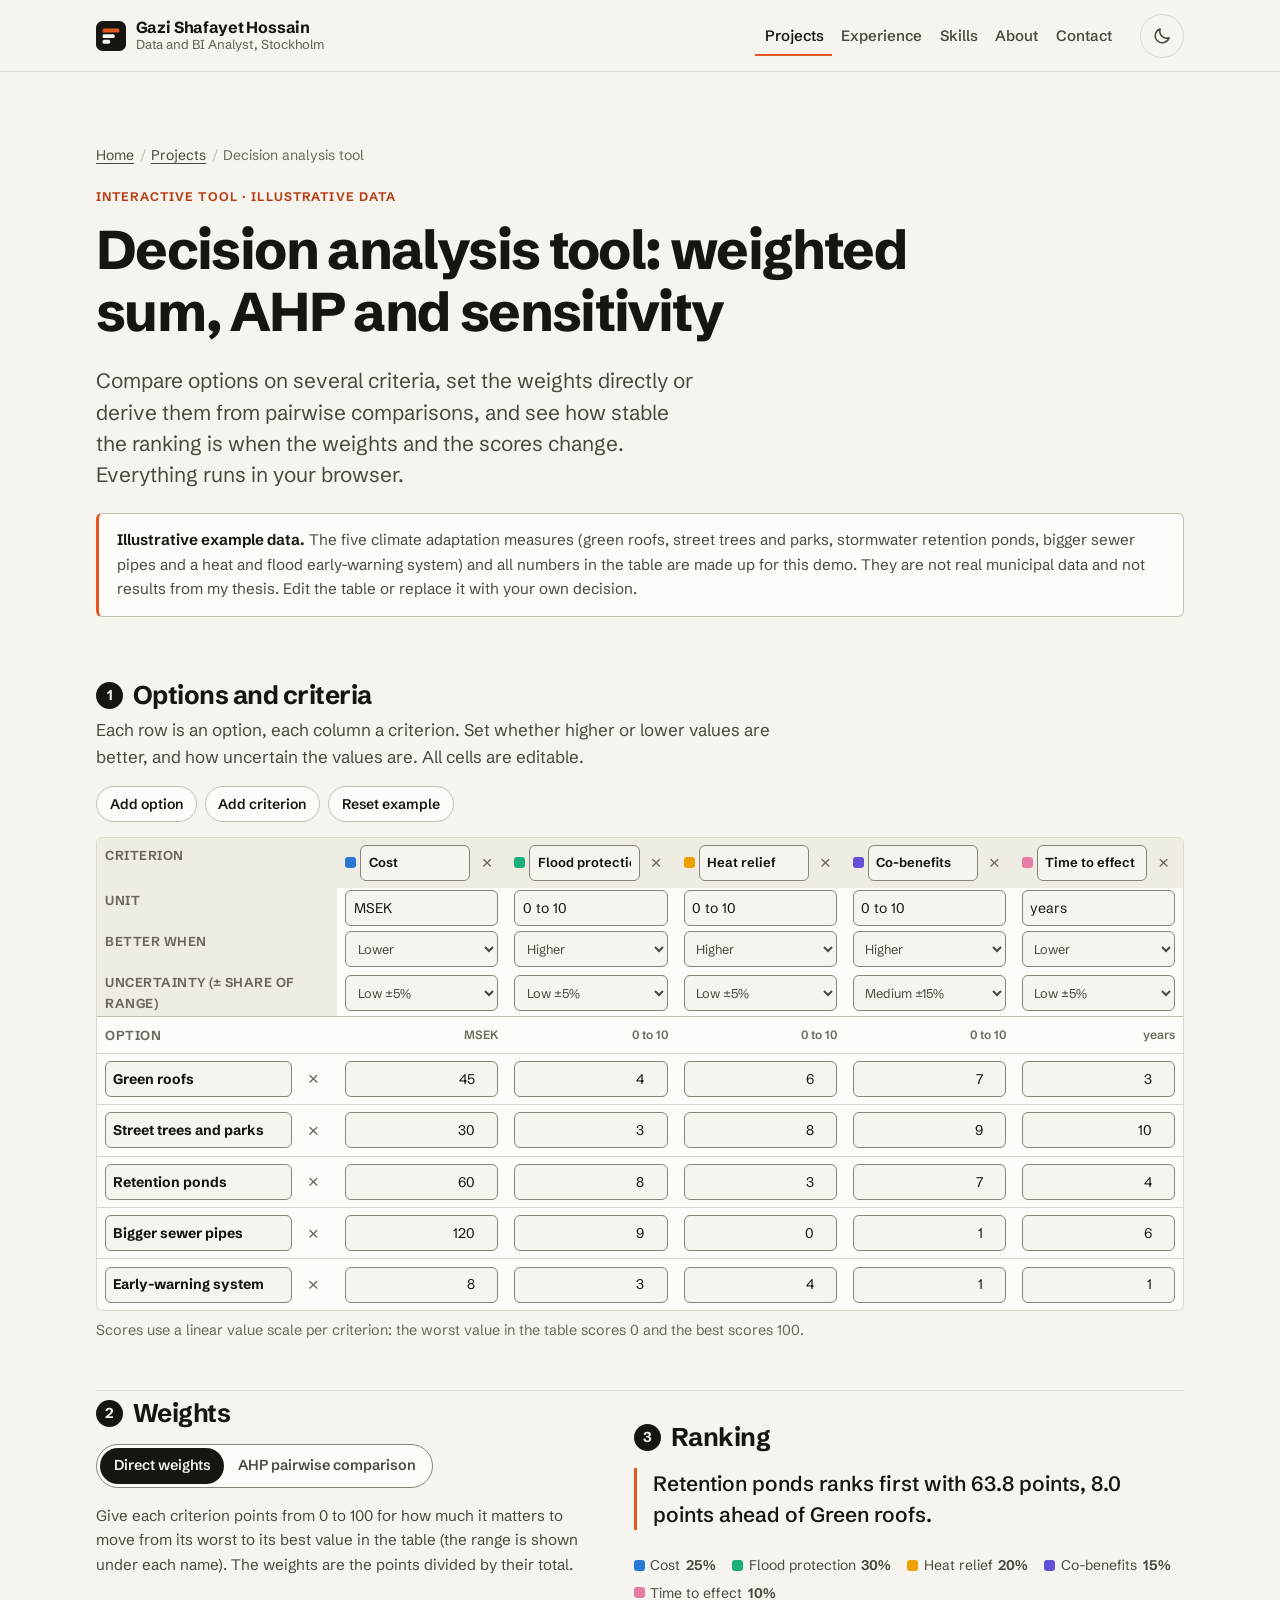
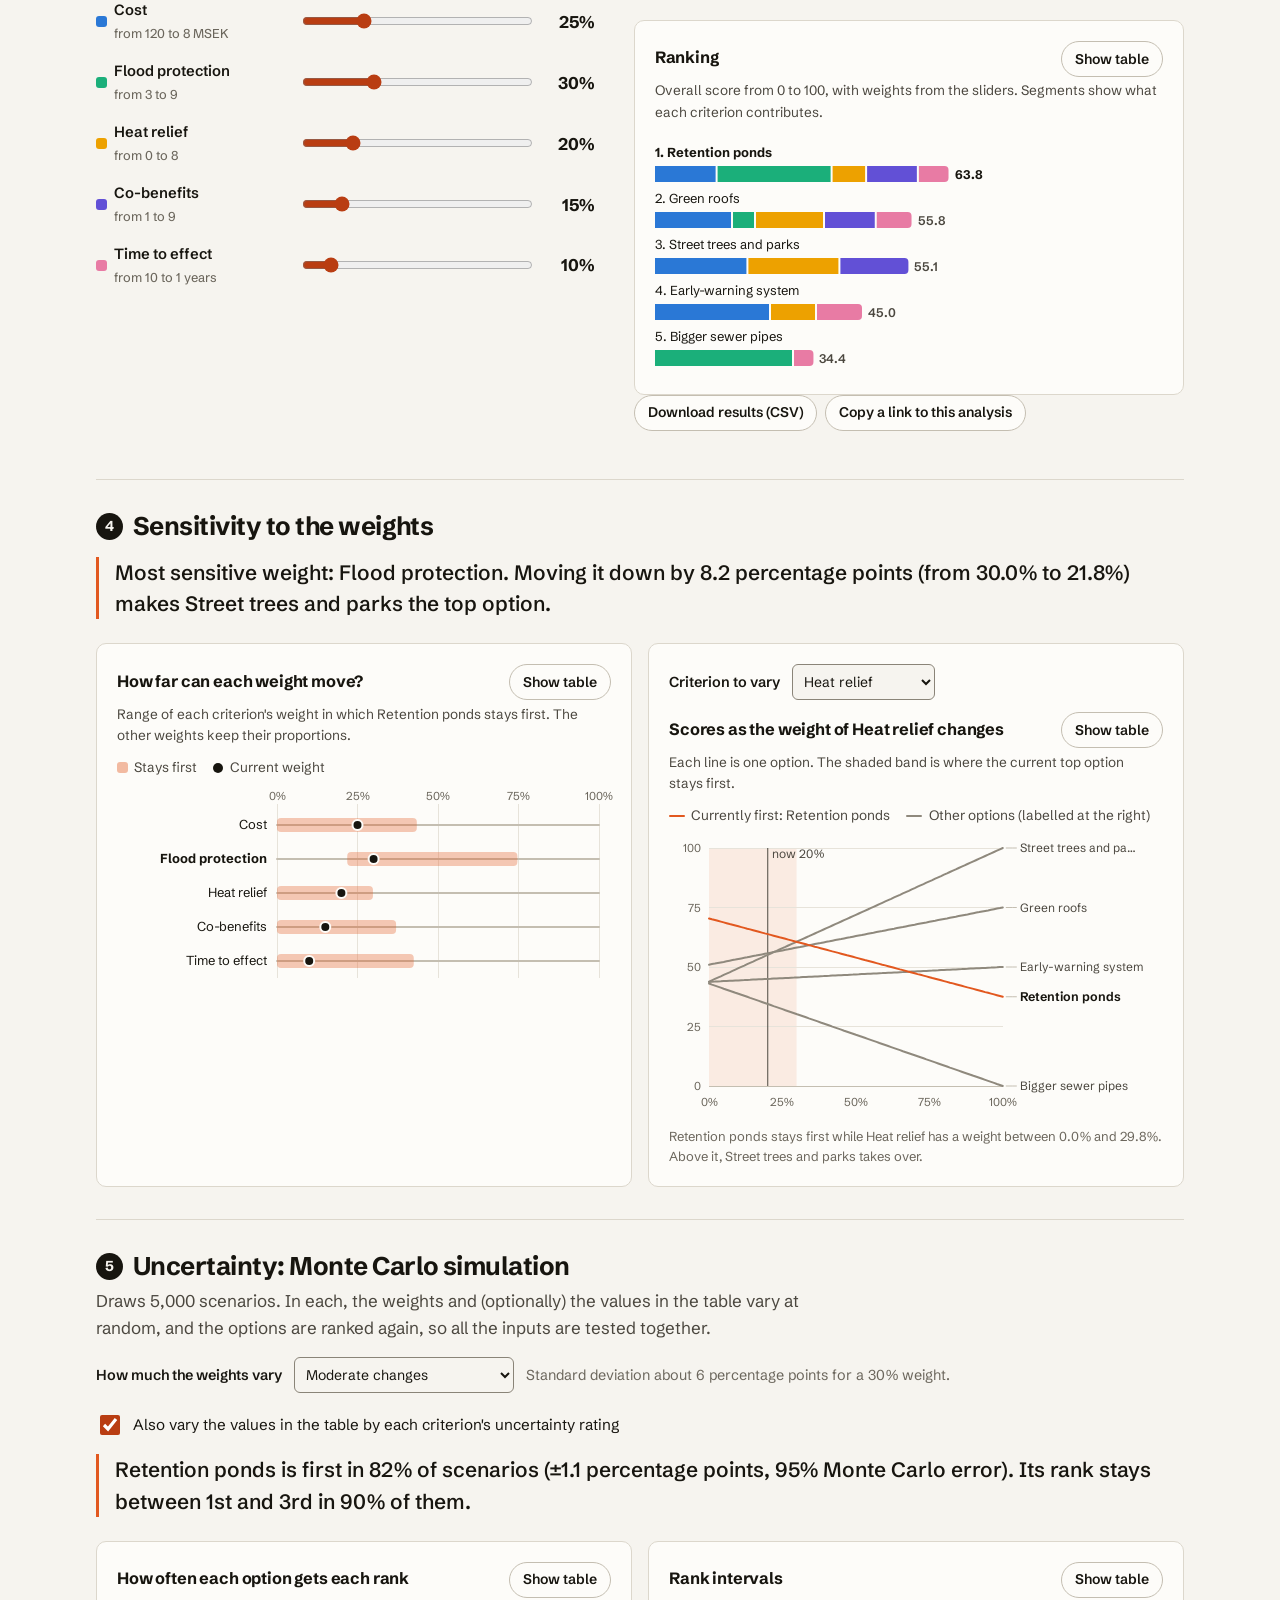
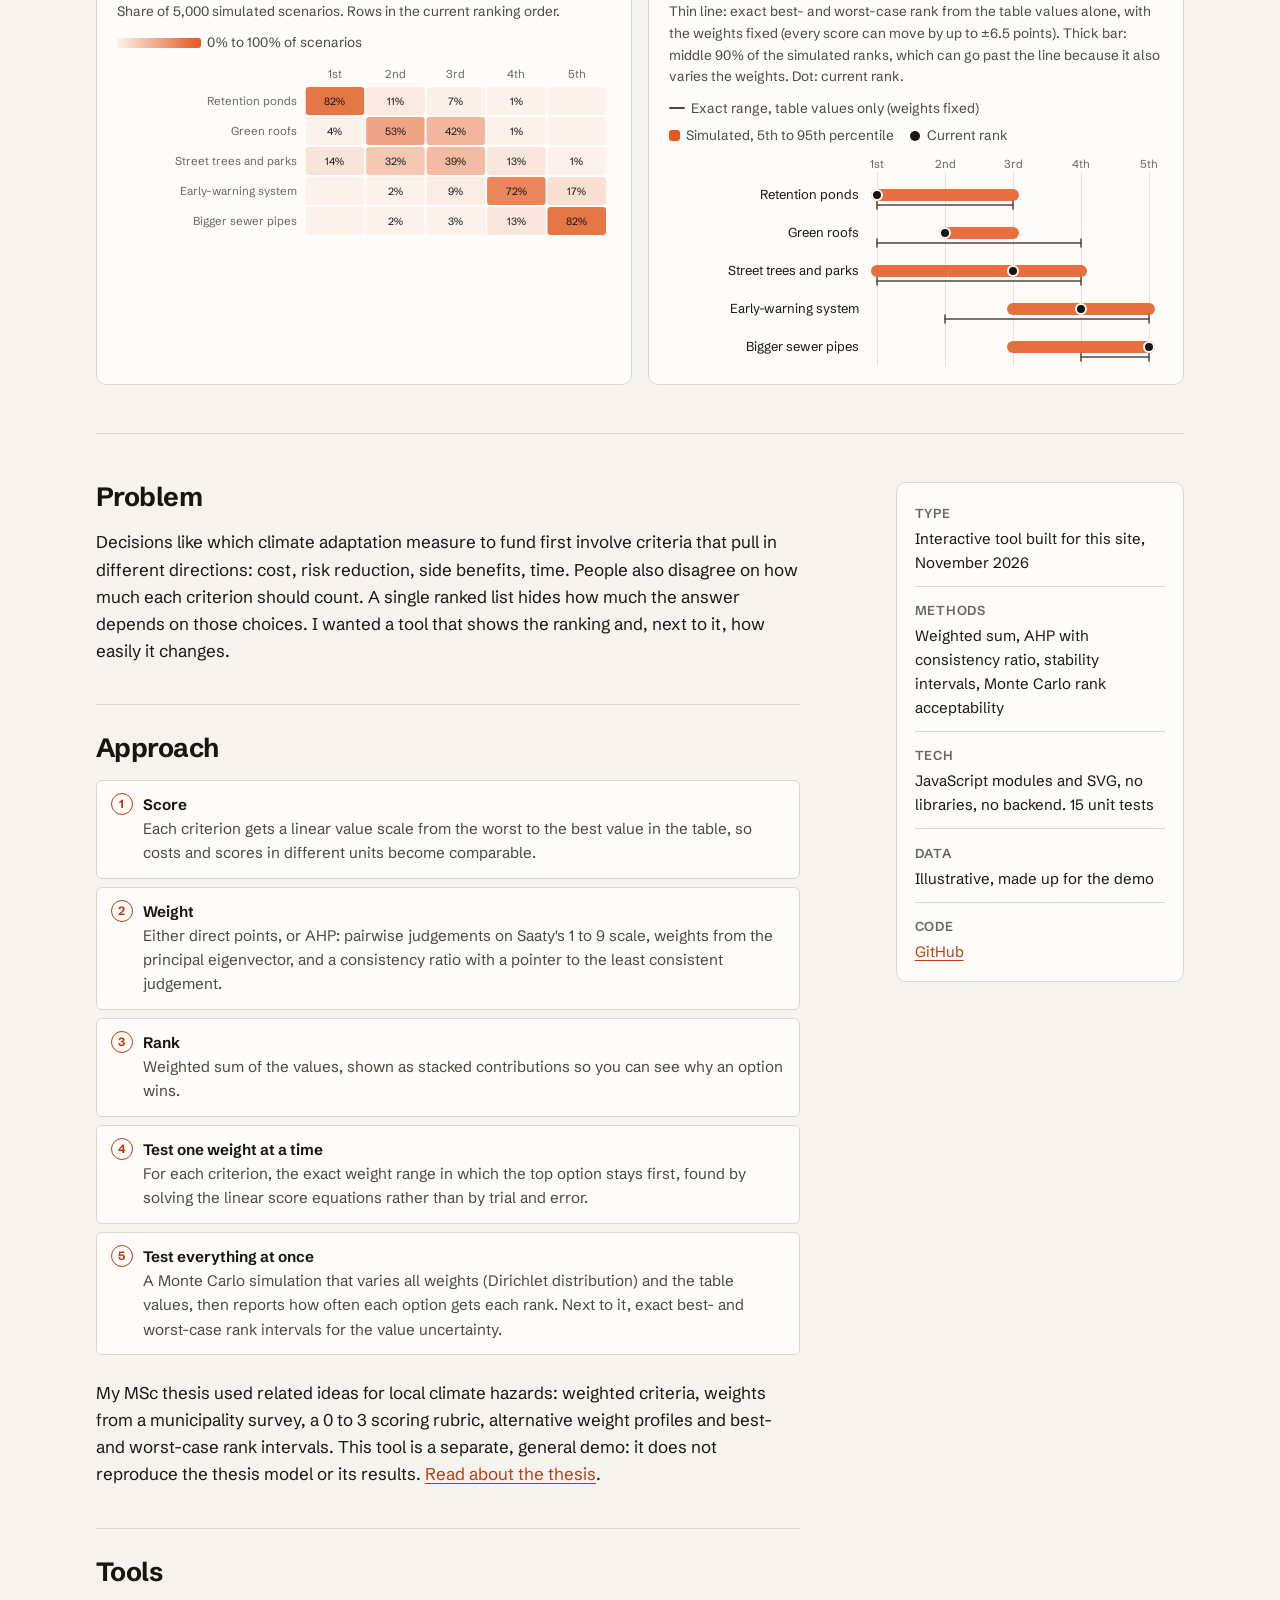
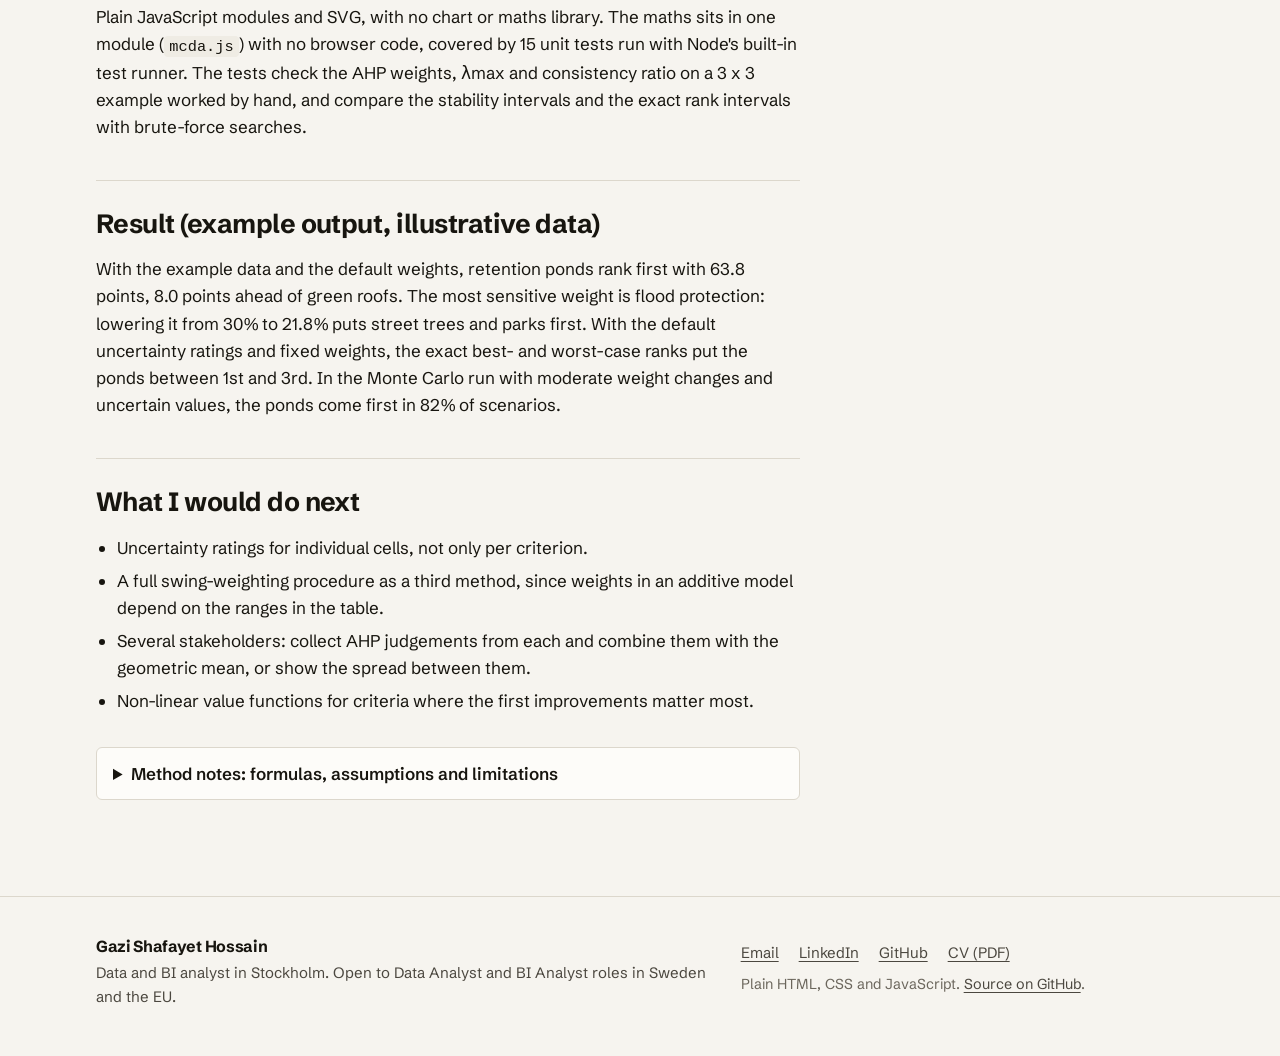
<file: projects/decision-analysis-tool/index.html>
<!doctype html>
<html lang="en">
<head>
<meta charset="utf-8">
<title>Decision analysis tool: weighted sum, AHP and sensitivity analysis | Gazi Shafayet Hossain</title>
<meta name="description" content="Browser-based multi-criteria decision tool: weighted sum, AHP pairwise comparisons with consistency ratio, weight stability intervals and Monte Carlo rank acceptability. Pure JavaScript.">
<link rel="canonical" href="https://gazish.github.io/projects/decision-analysis-tool/">
<meta name="x-og-image-alt" content="Decision analysis tool by Gazi Shafayet Hossain">
<!-- layout:head -->
<meta name="viewport" content="width=device-width, initial-scale=1">
<script>try{var t=localStorage.getItem('theme');if(t==='light'||t==='dark')document.documentElement.setAttribute('data-theme',t);if(sessionStorage.getItem('cv-ok')==='0')document.documentElement.classList.add('no-cv')}catch(e){}</script>
<link rel="preload" href="/assets/fonts/schibsted-grotesk-latin-wght-normal.woff2" as="font" type="font/woff2" crossorigin>
<link rel="stylesheet" href="/assets/css/site.css">
<link rel="icon" href="/favicon.svg" type="image/svg+xml">
<link rel="icon" href="/assets/img/favicon-32.png" type="image/png" sizes="32x32">
<link rel="apple-touch-icon" href="/assets/img/apple-touch-icon.png">
<meta name="theme-color" content="#f6f4ef" media="(prefers-color-scheme: light)">
<meta name="theme-color" content="#131210" media="(prefers-color-scheme: dark)">
<meta name="author" content="Gazi Shafayet Hossain">
<meta property="og:type" content="article">
<meta property="og:site_name" content="Gazi Shafayet Hossain">
<meta property="og:locale" content="en_GB">
<meta property="og:title" content="Decision analysis tool: weighted sum, AHP and sensitivity analysis | Gazi Shafayet Hossain">
<meta property="og:description" content="Browser-based multi-criteria decision tool: weighted sum, AHP pairwise comparisons with consistency ratio, weight stability intervals and Monte Carlo rank acceptability. Pure JavaScript.">
<meta property="og:url" content="https://gazish.github.io/projects/decision-analysis-tool/">
<meta property="og:image" content="https://gazish.github.io/assets/img/og-card.png">
<meta property="og:image:width" content="1200">
<meta property="og:image:height" content="630">
<meta property="og:image:alt" content="Decision analysis tool by Gazi Shafayet Hossain">
<meta name="twitter:card" content="summary_large_image">
<meta name="twitter:title" content="Decision analysis tool: weighted sum, AHP and sensitivity analysis | Gazi Shafayet Hossain">
<meta name="twitter:description" content="Browser-based multi-criteria decision tool: weighted sum, AHP pairwise comparisons with consistency ratio, weight stability intervals and Monte Carlo rank acceptability. Pure JavaScript.">
<meta name="twitter:image" content="https://gazish.github.io/assets/img/og-card.png">
<!-- /layout:head -->
<link rel="stylesheet" href="/assets/css/charts.css">
<link rel="stylesheet" href="tool.css">
<script type="application/ld+json">
{
  "@context": "https://schema.org",
  "@graph": [
    {
      "@type": "SoftwareApplication",
      "@id": "https://gazish.github.io/projects/decision-analysis-tool/#app",
      "name": "Decision analysis tool: weighted sum, AHP and sensitivity",
      "description": "A browser-based multi-criteria decision analysis tool with a weighted sum model, AHP pairwise comparisons with consistency ratio, one-at-a-time weight sensitivity with exact stability intervals, and Monte Carlo rank acceptability analysis.",
      "url": "https://gazish.github.io/projects/decision-analysis-tool/",
      "applicationCategory": "BusinessApplication",
      "operatingSystem": "Any (web browser)",
      "offers": { "@type": "Offer", "price": "0", "priceCurrency": "EUR" },
      "author": { "@id": "https://gazish.github.io/#person" },
      "isAccessibleForFree": true,
      "inLanguage": "en",
      "keywords": ["MCDA", "multi-criteria decision analysis", "AHP", "consistency ratio", "sensitivity analysis", "SMAA", "Monte Carlo"]
    },
    {
      "@type": "BreadcrumbList",
      "itemListElement": [
        { "@type": "ListItem", "position": 1, "name": "Home", "item": "https://gazish.github.io/" },
        { "@type": "ListItem", "position": 2, "name": "Projects", "item": "https://gazish.github.io/projects/" },
        { "@type": "ListItem", "position": 3, "name": "Decision analysis tool", "item": "https://gazish.github.io/projects/decision-analysis-tool/" }
      ]
    }
  ]
}
</script>
</head>
<body>
<!-- layout:header -->
<a class="skip-link" href="#main">Skip to content</a>
<header class="site-header">
  <div class="container">
    <a class="brand" href="/">
      <svg class="brand-mark" viewBox="0 0 32 32" aria-hidden="true" focusable="false"><rect width="32" height="32" rx="7" fill="var(--ink)"/><rect x="7" y="8" width="18" height="4.2" rx="1.6" fill="var(--accent-mark)"/><rect x="7" y="14" width="13" height="4.2" rx="1.6" fill="var(--bg)"/><rect x="7" y="20" width="8" height="4.2" rx="1.6" fill="var(--bg)"/></svg>
      <span class="brand-name">Gazi Shafayet Hossain<span>Data and BI Analyst, Stockholm</span></span>
    </a>
    <nav class="site-nav" aria-label="Main">
      <ul>
        <li><a href="/projects/" aria-current="true">Projects</a></li>
        <li><a href="/experience/">Experience</a></li>
        <li><a href="/skills/">Skills</a></li>
        <li><a href="/about/">About</a></li>
        <li><a href="/contact/">Contact</a></li>
      </ul>
    </nav>
    <button class="theme-toggle" type="button" aria-label="Dark theme" aria-pressed="false">
      <svg class="i-moon" viewBox="0 0 24 24" fill="none" stroke="currentColor" stroke-width="1.8" stroke-linecap="round" stroke-linejoin="round" aria-hidden="true" focusable="false"><path d="M20.5 14.2A8.5 8.5 0 0 1 9.8 3.5a8.5 8.5 0 1 0 10.7 10.7Z"/></svg>
      <svg class="i-sun" viewBox="0 0 24 24" fill="none" stroke="currentColor" stroke-width="1.8" stroke-linecap="round" aria-hidden="true" focusable="false"><circle cx="12" cy="12" r="4.2"/><path d="M12 2.5v2.2M12 19.3v2.2M4.6 4.6l1.6 1.6M17.8 17.8l1.6 1.6M2.5 12h2.2M19.3 12h2.2M4.6 19.4l1.6-1.6M17.8 6.2l1.6-1.6"/></svg>
    </button>
  </div>
</header>
<!-- /layout:header -->

<main id="main">
  <div class="container">
    <header class="page-head">
      <nav class="crumbs" aria-label="Breadcrumb"><ol><li><a href="/">Home</a></li><li><a href="/projects/">Projects</a></li><li aria-current="page">Decision analysis tool</li></ol></nav>
      <p class="eyebrow">Interactive tool · Illustrative data</p>
      <h1>Decision analysis tool: weighted sum, AHP and sensitivity</h1>
      <p class="lede">Compare options on several criteria, set the weights directly or derive them from pairwise comparisons, and see how stable the ranking is when the weights and the scores change. Everything runs in your browser.</p>
      <div class="callout">
        <p><strong>Illustrative example data.</strong> The five climate adaptation measures (green roofs, street trees and parks, stormwater retention ponds, bigger sewer pipes and a heat and flood early-warning system) and all numbers in the table are made up for this demo. They are not real municipal data and not results from my thesis. Edit the table or replace it with your own decision.</p>
      </div>
    </header>
  </div>

  <div id="tool" class="container tool loading">
    <noscript><p class="callout">This tool needs JavaScript. The method is described below.</p></noscript>

    <section class="tool-step" aria-labelledby="s1">
      <div class="step-head">
        <h2 id="s1"><span class="step-n" aria-hidden="true">1</span>Options and criteria</h2>
        <p>Each row is an option, each column a criterion. Set whether higher or lower values are better, and how uncertain the values are. All cells are editable.</p>
      </div>
      <div class="toolbar">
        <button type="button" class="btn btn-small" id="add-alt">Add option</button>
        <button type="button" class="btn btn-small" id="add-crit">Add criterion</button>
        <button type="button" class="btn btn-small" id="reset">Reset example</button>
      </div>
      <p class="meta scroll-hint" id="scroll-hint" hidden>Scroll the table sideways to see every criterion.</p>
      <div class="table-wrap perf-wrap" id="perf-table"></div>
      <p class="meta">Scores use a linear value scale per criterion: the worst value in the table scores 0 and the best scores 100.</p>
    </section>

    <div class="tool-grid">
      <section class="tool-step tool-weights" aria-labelledby="s2">
        <div class="step-head">
          <h2 id="s2"><span class="step-n" aria-hidden="true">2</span>Weights</h2>
        </div>
        <fieldset class="seg method-seg">
          <legend>Weighting method</legend>
          <input type="radio" name="wmethod" id="wm-direct" value="direct" checked><label for="wm-direct">Direct weights</label>
          <input type="radio" name="wmethod" id="wm-ahp" value="ahp"><label for="wm-ahp">AHP pairwise comparison</label>
        </fieldset>
        <div id="panel-direct">
          <p class="panel-intro">Give each criterion points from 0 to 100 for how much it matters to move from its worst to its best value in the table (the range is shown under each name). The weights are the points divided by their total.</p>
          <div id="direct-list" class="w-list"></div>
        </div>
        <div id="panel-ahp" hidden>
          <p class="panel-intro">For each pair, move the slider towards the criterion that matters more, on Saaty's 1 to 9 scale (the centre means equal). As with the points, think of the ranges in the table, not of importance in general. The weights are the principal eigenvector of the comparison matrix.</p>
          <div id="ahp-summary" class="ahp-summary"></div>
          <div id="ahp-list" class="ahp-list"></div>
        </div>
      </section>

      <section class="tool-step tool-results" aria-labelledby="s3">
        <div class="step-head">
          <h2 id="s3"><span class="step-n" aria-hidden="true">3</span>Ranking</h2>
        </div>
        <p class="keyresult" id="rank-summary"></p>
        <ul class="weights-used" id="weights-used" aria-label="Weights in use"></ul>
        <figure class="fig" id="fig-rank" aria-labelledby="rank-title"></figure>
        <div class="toolbar">
          <button type="button" class="btn btn-small" id="export">Download results (CSV)</button>
          <button type="button" class="btn btn-small" id="share">Copy a link to this analysis</button>
        </div>
        <p class="meta" id="share-status" role="status"></p>
      </section>
    </div>

    <section class="tool-step" aria-labelledby="s4">
      <div class="step-head">
        <h2 id="s4"><span class="step-n" aria-hidden="true">4</span>Sensitivity to the weights</h2>
      </div>
      <p id="stability-summary" class="keyresult"></p>
      <div class="dash-grid cols-2">
        <figure class="fig" id="fig-stability" aria-labelledby="stability-title"></figure>
        <figure class="fig">
          <div class="field-row">
            <label for="sweep-crit">Criterion to vary</label>
            <select id="sweep-crit"></select>
          </div>
          <div id="fig-sweep"></div>
          <p class="fig-note" id="sweep-summary"></p>
        </figure>
      </div>
    </section>

    <section class="tool-step" aria-labelledby="s5">
      <div class="step-head">
        <h2 id="s5"><span class="step-n" aria-hidden="true">5</span>Uncertainty: Monte Carlo simulation</h2>
        <p>Draws 5,000 scenarios. In each, the weights and (optionally) the values in the table vary at random, and the options are ranked again, so all the inputs are tested together.</p>
      </div>
      <div class="mc-controls">
        <div class="field-row">
          <label for="mc-kappa">How much the weights vary</label>
          <select id="mc-kappa"></select>
          <span class="meta" id="mc-kappa-hint"></span>
        </div>
        <div class="check-row">
          <input type="checkbox" id="mc-scores">
          <label for="mc-scores">Also vary the values in the table by each criterion's uncertainty rating</label>
        </div>
      </div>
      <p class="keyresult" id="mc-summary"></p>
      <div class="dash-grid cols-2" id="mc-out">
        <figure class="fig" id="fig-accept" aria-labelledby="accept-title"></figure>
        <figure class="fig" id="fig-intervals" aria-labelledby="intervals-title"></figure>
      </div>
    </section>
    <div id="live" class="visually-hidden" aria-live="polite"></div>
  </div>

  <div class="container">
    <div class="case-layout case-after">
      <aside class="case-aside" aria-label="Project summary">
        <dl class="facts">
          <div><dt>Type</dt><dd>Interactive tool built for this site, November 2026</dd></div>
          <div><dt>Methods</dt><dd>Weighted sum, AHP with consistency ratio, stability intervals, Monte Carlo rank acceptability</dd></div>
          <div><dt>Tech</dt><dd>JavaScript modules and SVG, no libraries, no backend. 15 unit tests</dd></div>
          <div><dt>Data</dt><dd>Illustrative, made up for the demo</dd></div>
          <div><dt>Code</dt><dd><a href="https://github.com/gazish/gazish.github.io/tree/main/projects/decision-analysis-tool">GitHub</a></dd></div>
        </dl>
      </aside>
      <div class="case-body">
        <h2 id="problem">Problem</h2>
        <p>Decisions like which climate adaptation measure to fund first involve criteria that pull in different directions: cost, risk reduction, side benefits, time. People also disagree on how much each criterion should count. A single ranked list hides how much the answer depends on those choices. I wanted a tool that shows the ranking and, next to it, how easily it changes.</p>

        <h2 id="approach">Approach</h2>
        <ol class="flow">
          <li><strong>Score</strong><span>Each criterion gets a linear value scale from the worst to the best value in the table, so costs and scores in different units become comparable.</span></li>
          <li><strong>Weight</strong><span>Either direct points, or AHP: pairwise judgements on Saaty's 1 to 9 scale, weights from the principal eigenvector, and a consistency ratio with a pointer to the least consistent judgement.</span></li>
          <li><strong>Rank</strong><span>Weighted sum of the values, shown as stacked contributions so you can see why an option wins.</span></li>
          <li><strong>Test one weight at a time</strong><span>For each criterion, the exact weight range in which the top option stays first, found by solving the linear score equations rather than by trial and error.</span></li>
          <li><strong>Test everything at once</strong><span>A Monte Carlo simulation that varies all weights (Dirichlet distribution) and the table values, then reports how often each option gets each rank. Next to it, exact best- and worst-case rank intervals for the value uncertainty.</span></li>
        </ol>
        <p>My MSc thesis used related ideas for local climate hazards: weighted criteria, weights from a municipality survey, a 0 to 3 scoring rubric, alternative weight profiles and best- and worst-case rank intervals. This tool is a separate, general demo: it does not reproduce the thesis model or its results. <a href="/projects/thesis-climate-hazard-mcda/">Read about the thesis</a>.</p>

        <h2 id="tools">Tools</h2>
        <p>Plain JavaScript modules and SVG, with no chart or maths library. The maths sits in one module (<code>mcda.js</code>) with no browser code, covered by 15 unit tests run with Node's built-in test runner. The tests check the AHP weights, λmax and consistency ratio on a 3 x 3 example worked by hand, and compare the stability intervals and the exact rank intervals with brute-force searches.</p>

        <h2 id="result">Result (example output, illustrative data)</h2>
        <p>With the example data and the default weights, retention ponds rank first with 63.8 points, 8.0 points ahead of green roofs. The most sensitive weight is flood protection: lowering it from 30% to 21.8% puts street trees and parks first. With the default uncertainty ratings and fixed weights, the exact best- and worst-case ranks put the ponds between 1st and 3rd. In the Monte Carlo run with moderate weight changes and uncertain values, the ponds come first in 82% of scenarios.</p>

        <h2 id="next">What I would do next</h2>
        <ul>
          <li>Uncertainty ratings for individual cells, not only per criterion.</li>
          <li>A full swing-weighting procedure as a third method, since weights in an additive model depend on the ranges in the table.</li>
          <li>Several stakeholders: collect AHP judgements from each and combine them with the geometric mean, or show the spread between them.</li>
          <li>Non-linear value functions for criteria where the first improvements matter most.</li>
        </ul>

        <details class="method">
          <summary>Method notes: formulas, assumptions and limitations</summary>
          <h3>Additive value model</h3>
          <p>The overall value of option <var>a</var> is <code>V(a) = Σ<sub>j</sub> w<sub>j</sub> v<sub>j</sub>(x<sub>aj</sub>)</code> with <code>w<sub>j</sub> ≥ 0</code> and <code>Σ w<sub>j</sub> = 1</code>. Each <code>v<sub>j</sub></code> is linear on a local scale: 0 for the worst value in the table and 1 for the best. The model assumes the criteria are mutually preferentially independent (Keeney and Raiffa, 1976). Because the scales are local, the weights are scaling constants for the ranges in the table, not measures of importance in general (Keeney, 2002). This applies to both the direct points and AHP here, which is why the tool shows each criterion's range next to its slider. If an option is added that widens a range, the weights should be reviewed.</p>
          <h3>AHP weights and consistency</h3>
          <p>Judgements <code>a<sub>ij</sub></code> on Saaty's scale form a reciprocal matrix (<code>a<sub>ji</sub> = 1 / a<sub>ij</sub></code>). The weights are its principal right eigenvector, found by power iteration. Consistency: <code>CI = (λ<sub>max</sub> − n) / (n − 1)</code> and <code>CR = CI / RI</code>, with Saaty's random index RI = 0.58, 0.90, 1.12, 1.24 and 1.32 for n = 3 to 7. The tool uses Saaty's size-dependent limits: CR of 0.05 or less for n = 3, 0.08 for n = 4 and 0.10 for n of 5 or more (Saaty, 1994). The least consistent judgement is the one with the largest <code>|ln(a<sub>ij</sub> w<sub>j</sub> / w<sub>i</sub>)|</code> (Saaty, 2003). As a replacement the tool suggests the geometric mean of the indirect comparisons <code>a<sub>ik</sub> a<sub>kj</sub></code>, rather than Saaty's <code>w<sub>i</sub> / w<sub>j</sub></code>, so the suggestion is not pulled towards the judgement it replaces. It only offers a change when CR is above the limit. AHP is used here only to elicit criterion weights, not to compare options.</p>
          <h3>One-at-a-time sensitivity</h3>
          <p>The weight of criterion <var>j</var> is set to <var>t</var> and the others are rescaled in proportion: <code>w<sub>k</sub>(t) = w<sub>k</sub> (1 − t) / (1 − w<sub>j</sub>)</code>. Every score is then linear in <var>t</var>, so the interval in which the top option stays first is found exactly by solving one linear inequality per competing option (compare Triantaphyllou and Sánchez, 1997).</p>
          <h3>Monte Carlo rank analysis</h3>
          <p>Weights are drawn from a Dirichlet distribution with parameters <code>κ w</code>, so their mean is the current weights and the standard deviation of each weight is <code>√(w<sub>j</sub>(1 − w<sub>j</sub>) / (κ + 1))</code>: for a 30% weight, about 3, 6 and 14 percentage points for κ = 200, 50 and 10. "Any weights at all" draws uniformly from all possible weight vectors, as in SMAA when no preference information is available (Lahdelma, Hokkanen and Salminen, 1998; Lahdelma and Salminen, 2001). Table values move uniformly by up to ±5%, ±15% or ±30% of the criterion's range in the table. Perturbed values are scored on the fixed scale of the original table, so they can fall below 0 or above 1 by up to <code>u<sub>j</sub></code> (0.3 at High). The tool reports rank acceptability (the share of scenarios in which an option takes each rank) and the 5th to 95th percentile of each option's rank, with the 95% simulation error on the headline share. It uses 5,000 draws with a fixed random seed, so results are reproducible.</p>
          <h3>Exact best- and worst-case rank intervals</h3>
          <p>With the weights fixed, each option's score depends only on its own values, and each value can move by at most <code>u<sub>j</sub></code> on its 0 to 1 scale. So every score lies in <code>[S<sub>i</sub> − d, S<sub>i</sub> + d]</code> with <code>d = Σ<sub>j</sub> w<sub>j</sub> u<sub>j</sub></code> over the criteria whose values differ between options (a criterion with the same value everywhere has no scale and moves nothing). The best case puts option <var>i</var> at the top of its range and every other option at the bottom; the worst case does the opposite. These intervals are exact, unlike the extremes of a simulation, which shrink when fewer draws are used.</p>
          <h3>Limitations</h3>
          <ul>
            <li>Linear value functions and independent, uniform perturbations. Real uncertainties are often correlated.</li>
            <li>The exact rank intervals cover the value uncertainty at the current weights; the weight uncertainty is covered only by the simulation.</li>
            <li>Local scales: results can change when options are added or removed.</li>
            <li>A weighted sum lets a strong score on one criterion make up for a weak one. If some criteria are must-haves, screen options first.</li>
          </ul>
          <h3>References</h3>
          <ul class="refs">
            <li>Belton, V., and Stewart, T. J. (2002). <cite>Multiple Criteria Decision Analysis: An Integrated Approach</cite>. Kluwer.</li>
            <li>Keeney, R. L. (2002). Common mistakes in making value trade-offs. <cite>Operations Research</cite>, 50(6), 935 to 945.</li>
            <li>Keeney, R. L., and Raiffa, H. (1976). <cite>Decisions with Multiple Objectives: Preferences and Value Tradeoffs</cite>. Wiley.</li>
            <li>Lahdelma, R., Hokkanen, J., and Salminen, P. (1998). SMAA: Stochastic multiobjective acceptability analysis. <cite>European Journal of Operational Research</cite>, 106(1), 137 to 143.</li>
            <li>Lahdelma, R., and Salminen, P. (2001). SMAA-2: Stochastic multicriteria acceptability analysis for group decision making. <cite>Operations Research</cite>, 49(3), 444 to 454.</li>
            <li>Saaty, T. L. (1980). <cite>The Analytic Hierarchy Process</cite>. McGraw-Hill.</li>
            <li>Saaty, T. L. (1994). <cite>Fundamentals of Decision Making and Priority Theory with the Analytic Hierarchy Process</cite>. RWS Publications.</li>
            <li>Saaty, T. L. (2003). Decision-making with the AHP: Why is the principal eigenvector necessary. <cite>European Journal of Operational Research</cite>, 145(1), 85 to 91.</li>
            <li>Triantaphyllou, E., and Sánchez, A. (1997). A sensitivity analysis approach for some deterministic multi-criteria decision-making methods. <cite>Decision Sciences</cite>, 28(1), 151 to 194.</li>
          </ul>
        </details>
      </div>
    </div>
  </div>
</main>

<!-- layout:footer -->
<footer class="site-footer">
  <div class="container">
    <div>
      <h2>Gazi Shafayet Hossain</h2>
      <p>Data and BI analyst in Stockholm. Open to Data Analyst and BI Analyst roles in Sweden and the EU.</p>
    </div>
    <div>
      <h2 class="visually-hidden">Links</h2>
      <ul>
        <li><a href="mailto:hossaingazishafayet@gmail.com">Email</a></li>
        <li><a href="https://www.linkedin.com/in/gazishafayet" rel="me">LinkedIn</a></li>
        <li><a href="https://github.com/gazish" rel="me">GitHub</a></li>
        <li><a href="/cv/Gazi_Shafayet_Hossain_CV.pdf">CV (PDF)</a></li>
      </ul>
      <p class="meta">Plain HTML, CSS and JavaScript. <a href="https://github.com/gazish/gazish.github.io">Source on GitHub</a>.</p>
    </div>
  </div>
</footer>
<script src="/assets/js/site.js" defer></script>
<!-- /layout:footer -->
<script type="module" src="app.js"></script>
</body>
</html>
</file>
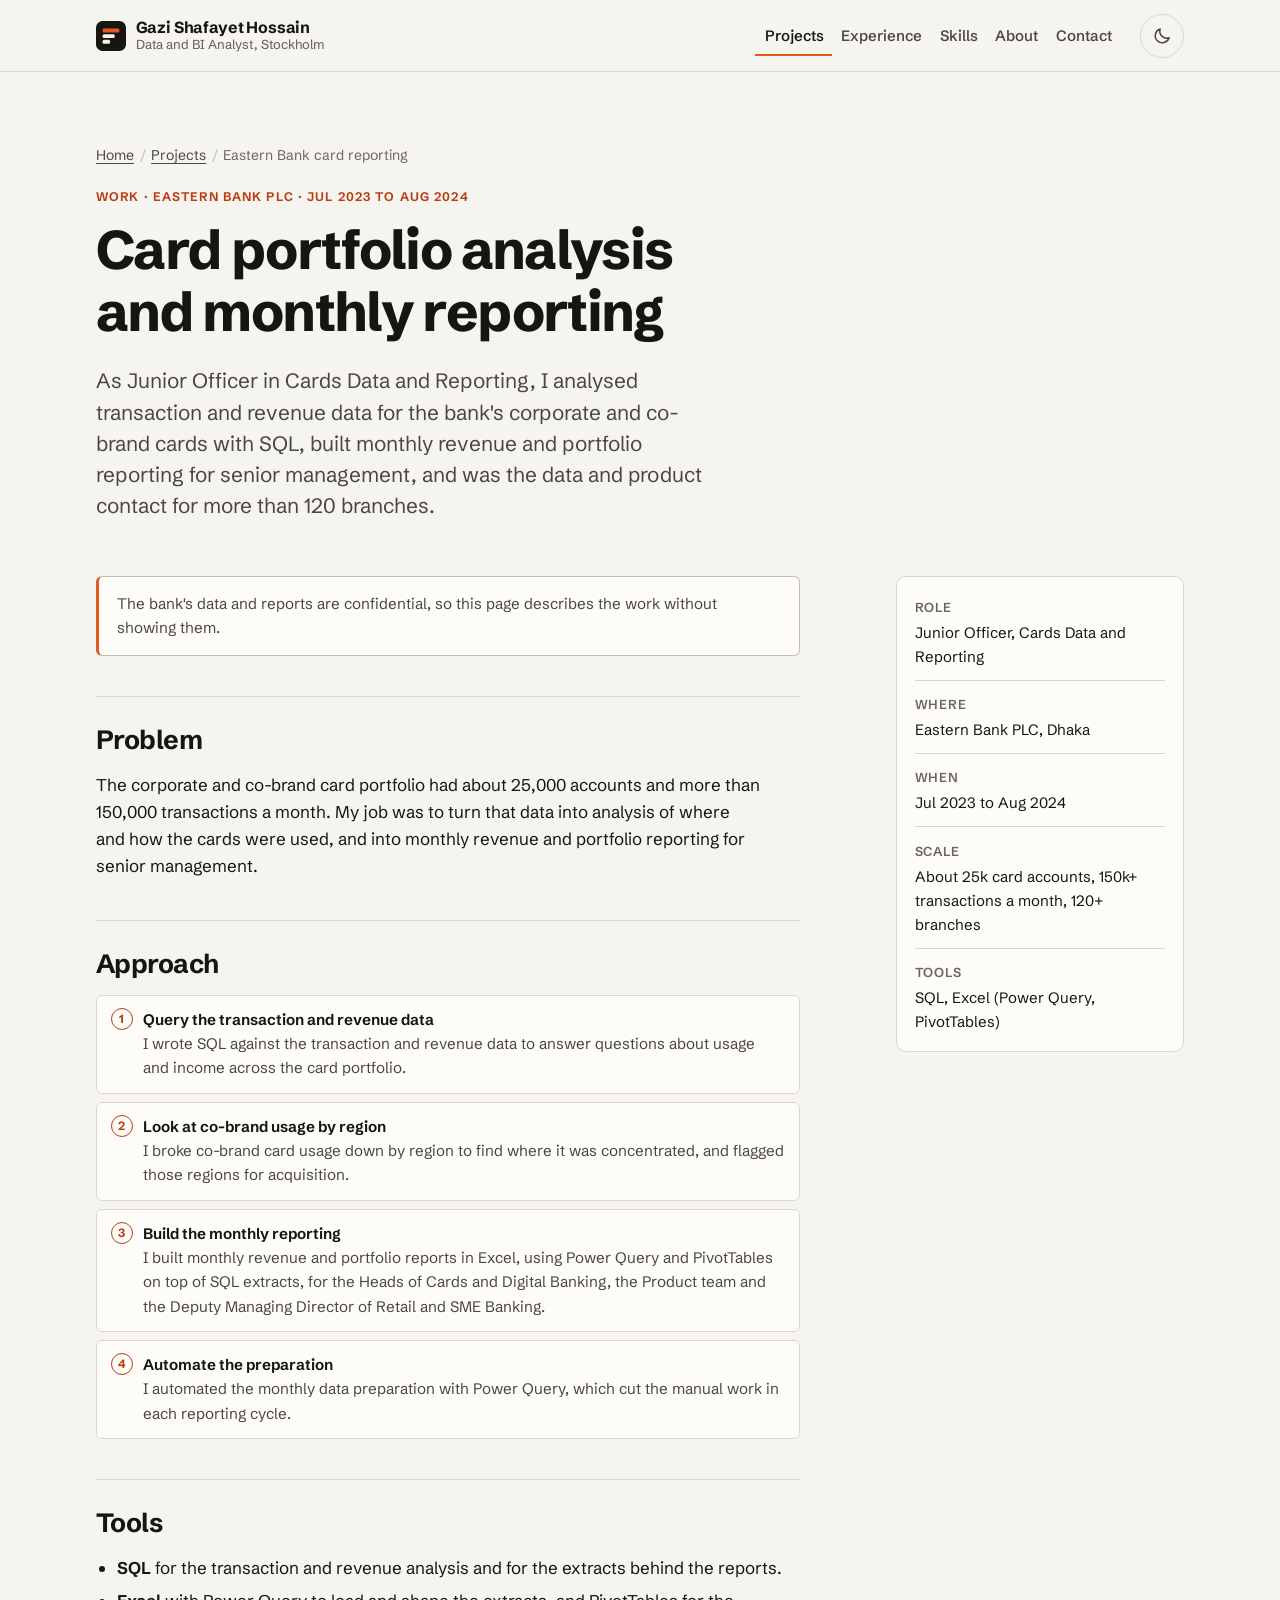
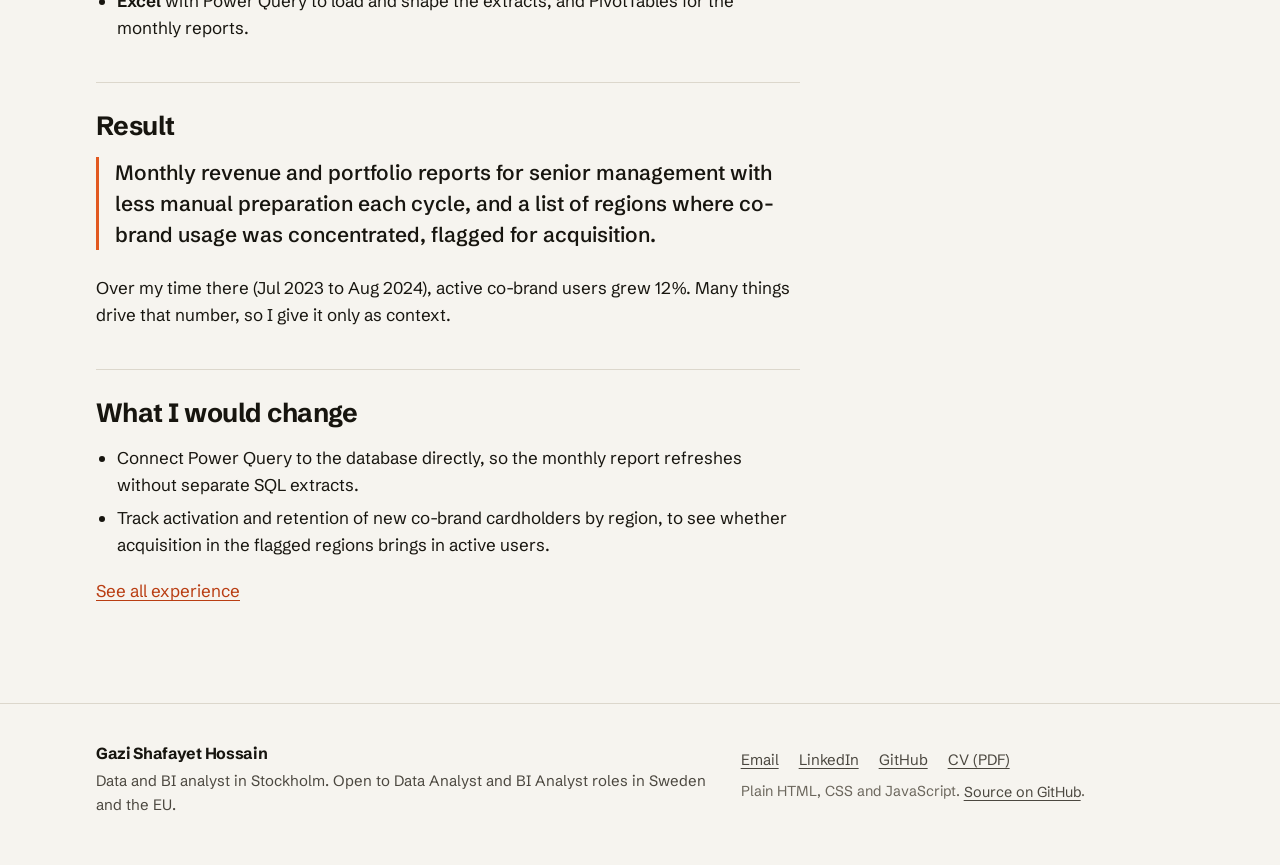
<file: projects/eastern-bank-card-reporting/index.html>
<!doctype html>
<html lang="en">
<head>
<meta charset="utf-8">
<title>Card portfolio analysis and monthly reporting at Eastern Bank | Gazi Shafayet Hossain</title>
<meta name="description" content="Case study: SQL analysis of transaction and revenue data for about 25k corporate and co-brand card accounts, and monthly Excel reporting for senior management at Eastern Bank PLC.">
<link rel="canonical" href="https://gazish.github.io/projects/eastern-bank-card-reporting/">
<meta name="x-og-image-alt" content="Card portfolio reporting case study by Gazi Shafayet Hossain">
<!-- layout:head -->
<meta name="viewport" content="width=device-width, initial-scale=1">
<script>try{var t=localStorage.getItem('theme');if(t==='light'||t==='dark')document.documentElement.setAttribute('data-theme',t);if(sessionStorage.getItem('cv-ok')==='0')document.documentElement.classList.add('no-cv')}catch(e){}</script>
<link rel="preload" href="/assets/fonts/schibsted-grotesk-latin-wght-normal.woff2" as="font" type="font/woff2" crossorigin>
<link rel="stylesheet" href="/assets/css/site.css">
<link rel="icon" href="/favicon.svg" type="image/svg+xml">
<link rel="icon" href="/assets/img/favicon-32.png" type="image/png" sizes="32x32">
<link rel="apple-touch-icon" href="/assets/img/apple-touch-icon.png">
<meta name="theme-color" content="#f6f4ef" media="(prefers-color-scheme: light)">
<meta name="theme-color" content="#131210" media="(prefers-color-scheme: dark)">
<meta name="author" content="Gazi Shafayet Hossain">
<meta property="og:type" content="article">
<meta property="og:site_name" content="Gazi Shafayet Hossain">
<meta property="og:locale" content="en_GB">
<meta property="og:title" content="Card portfolio analysis and monthly reporting at Eastern Bank | Gazi Shafayet Hossain">
<meta property="og:description" content="Case study: SQL analysis of transaction and revenue data for about 25k corporate and co-brand card accounts, and monthly Excel reporting for senior management at Eastern Bank PLC.">
<meta property="og:url" content="https://gazish.github.io/projects/eastern-bank-card-reporting/">
<meta property="og:image" content="https://gazish.github.io/assets/img/og-card.png">
<meta property="og:image:width" content="1200">
<meta property="og:image:height" content="630">
<meta property="og:image:alt" content="Card portfolio reporting case study by Gazi Shafayet Hossain">
<meta name="twitter:card" content="summary_large_image">
<meta name="twitter:title" content="Card portfolio analysis and monthly reporting at Eastern Bank | Gazi Shafayet Hossain">
<meta name="twitter:description" content="Case study: SQL analysis of transaction and revenue data for about 25k corporate and co-brand card accounts, and monthly Excel reporting for senior management at Eastern Bank PLC.">
<meta name="twitter:image" content="https://gazish.github.io/assets/img/og-card.png">
<!-- /layout:head -->
<script type="application/ld+json">
{
  "@context": "https://schema.org",
  "@graph": [
    {
      "@type": "Article",
      "headline": "Card portfolio analysis and monthly reporting at Eastern Bank",
      "description": "SQL analysis of transaction and revenue data for about 25k corporate and co-brand card accounts (150k+ transactions a month), regional analysis of co-brand usage, and monthly revenue and portfolio reporting in Excel for senior management.",
      "url": "https://gazish.github.io/projects/eastern-bank-card-reporting/",
      "inLanguage": "en",
      "author": { "@id": "https://gazish.github.io/#person" },
      "about": { "@type": "Organization", "name": "Eastern Bank PLC" },
      "keywords": ["SQL", "Excel", "Power Query", "PivotTables", "banking", "card portfolio", "management reporting"]
    },
    {
      "@type": "BreadcrumbList",
      "itemListElement": [
        { "@type": "ListItem", "position": 1, "name": "Home", "item": "https://gazish.github.io/" },
        { "@type": "ListItem", "position": 2, "name": "Projects", "item": "https://gazish.github.io/projects/" },
        { "@type": "ListItem", "position": 3, "name": "Eastern Bank card reporting", "item": "https://gazish.github.io/projects/eastern-bank-card-reporting/" }
      ]
    }
  ]
}
</script>
</head>
<body>
<!-- layout:header -->
<a class="skip-link" href="#main">Skip to content</a>
<header class="site-header">
  <div class="container">
    <a class="brand" href="/">
      <svg class="brand-mark" viewBox="0 0 32 32" aria-hidden="true" focusable="false"><rect width="32" height="32" rx="7" fill="var(--ink)"/><rect x="7" y="8" width="18" height="4.2" rx="1.6" fill="var(--accent-mark)"/><rect x="7" y="14" width="13" height="4.2" rx="1.6" fill="var(--bg)"/><rect x="7" y="20" width="8" height="4.2" rx="1.6" fill="var(--bg)"/></svg>
      <span class="brand-name">Gazi Shafayet Hossain<span>Data and BI Analyst, Stockholm</span></span>
    </a>
    <nav class="site-nav" aria-label="Main">
      <ul>
        <li><a href="/projects/" aria-current="true">Projects</a></li>
        <li><a href="/experience/">Experience</a></li>
        <li><a href="/skills/">Skills</a></li>
        <li><a href="/about/">About</a></li>
        <li><a href="/contact/">Contact</a></li>
      </ul>
    </nav>
    <button class="theme-toggle" type="button" aria-label="Dark theme" aria-pressed="false">
      <svg class="i-moon" viewBox="0 0 24 24" fill="none" stroke="currentColor" stroke-width="1.8" stroke-linecap="round" stroke-linejoin="round" aria-hidden="true" focusable="false"><path d="M20.5 14.2A8.5 8.5 0 0 1 9.8 3.5a8.5 8.5 0 1 0 10.7 10.7Z"/></svg>
      <svg class="i-sun" viewBox="0 0 24 24" fill="none" stroke="currentColor" stroke-width="1.8" stroke-linecap="round" aria-hidden="true" focusable="false"><circle cx="12" cy="12" r="4.2"/><path d="M12 2.5v2.2M12 19.3v2.2M4.6 4.6l1.6 1.6M17.8 17.8l1.6 1.6M2.5 12h2.2M19.3 12h2.2M4.6 19.4l1.6-1.6M17.8 6.2l1.6-1.6"/></svg>
    </button>
  </div>
</header>
<!-- /layout:header -->

<main id="main">
  <div class="container">
    <header class="page-head">
      <nav class="crumbs" aria-label="Breadcrumb"><ol><li><a href="/">Home</a></li><li><a href="/projects/">Projects</a></li><li aria-current="page">Eastern Bank card reporting</li></ol></nav>
      <p class="eyebrow">Work · Eastern Bank PLC · Jul 2023 to Aug 2024</p>
      <h1>Card portfolio analysis and monthly reporting</h1>
      <p class="lede">As Junior Officer in Cards Data and Reporting, I analysed transaction and revenue data for the bank's corporate and co-brand cards with SQL, built monthly revenue and portfolio reporting for senior management, and was the data and product contact for more than 120 branches.</p>
    </header>

    <div class="case-layout">
      <aside class="case-aside" aria-label="Role summary">
        <dl class="facts">
          <div><dt>Role</dt><dd>Junior Officer, Cards Data and Reporting</dd></div>
          <div><dt>Where</dt><dd>Eastern Bank PLC, Dhaka</dd></div>
          <div><dt>When</dt><dd>Jul 2023 to Aug 2024</dd></div>
          <div><dt>Scale</dt><dd>About 25k card accounts, 150k+ transactions a month, 120+ branches</dd></div>
          <div><dt>Tools</dt><dd>SQL, Excel (Power Query, PivotTables)</dd></div>
        </dl>
      </aside>

      <div class="case-body">
        <div class="callout"><p>The bank's data and reports are confidential, so this page describes the work without showing them.</p></div>

        <h2 id="problem">Problem</h2>
        <p>The corporate and co-brand card portfolio had about 25,000 accounts and more than 150,000 transactions a month. My job was to turn that data into analysis of where and how the cards were used, and into monthly revenue and portfolio reporting for senior management.</p>

        <h2 id="approach">Approach</h2>
        <ol class="flow">
          <li><strong>Query the transaction and revenue data</strong><span>I wrote SQL against the transaction and revenue data to answer questions about usage and income across the card portfolio.</span></li>
          <li><strong>Look at co-brand usage by region</strong><span>I broke co-brand card usage down by region to find where it was concentrated, and flagged those regions for acquisition.</span></li>
          <li><strong>Build the monthly reporting</strong><span>I built monthly revenue and portfolio reports in Excel, using Power Query and PivotTables on top of SQL extracts, for the Heads of Cards and Digital Banking, the Product team and the Deputy Managing Director of Retail and SME Banking.</span></li>
          <li><strong>Automate the preparation</strong><span>I automated the monthly data preparation with Power Query, which cut the manual work in each reporting cycle.</span></li>
        </ol>

        <h2 id="tools">Tools</h2>
        <ul>
          <li><strong>SQL</strong> for the transaction and revenue analysis and for the extracts behind the reports.</li>
          <li><strong>Excel</strong> with Power Query to load and shape the extracts, and PivotTables for the monthly reports.</li>
        </ul>

        <h2 id="result">Result</h2>
        <p class="keyresult">Monthly revenue and portfolio reports for senior management with less manual preparation each cycle, and a list of regions where co-brand usage was concentrated, flagged for acquisition.</p>
        <p>Over my time there (Jul 2023 to Aug 2024), active co-brand users grew 12%. Many things drive that number, so I give it only as context.</p>

        <h2 id="next">What I would change</h2>
        <ul>
          <li>Connect Power Query to the database directly, so the monthly report refreshes without separate SQL extracts.</li>
          <li>Track activation and retention of new co-brand cardholders by region, to see whether acquisition in the flagged regions brings in active users.</li>
        </ul>
        <p><a href="/experience/">See all experience</a></p>
      </div>
    </div>
  </div>
</main>

<!-- layout:footer -->
<footer class="site-footer">
  <div class="container">
    <div>
      <h2>Gazi Shafayet Hossain</h2>
      <p>Data and BI analyst in Stockholm. Open to Data Analyst and BI Analyst roles in Sweden and the EU.</p>
    </div>
    <div>
      <h2 class="visually-hidden">Links</h2>
      <ul>
        <li><a href="mailto:hossaingazishafayet@gmail.com">Email</a></li>
        <li><a href="https://www.linkedin.com/in/gazishafayet" rel="me">LinkedIn</a></li>
        <li><a href="https://github.com/gazish" rel="me">GitHub</a></li>
        <li><a href="/cv/Gazi_Shafayet_Hossain_CV.pdf">CV (PDF)</a></li>
      </ul>
      <p class="meta">Plain HTML, CSS and JavaScript. <a href="https://github.com/gazish/gazish.github.io">Source on GitHub</a>.</p>
    </div>
  </div>
</footer>
<script src="/assets/js/site.js" defer></script>
<!-- /layout:footer -->
</body>
</html>
</file>
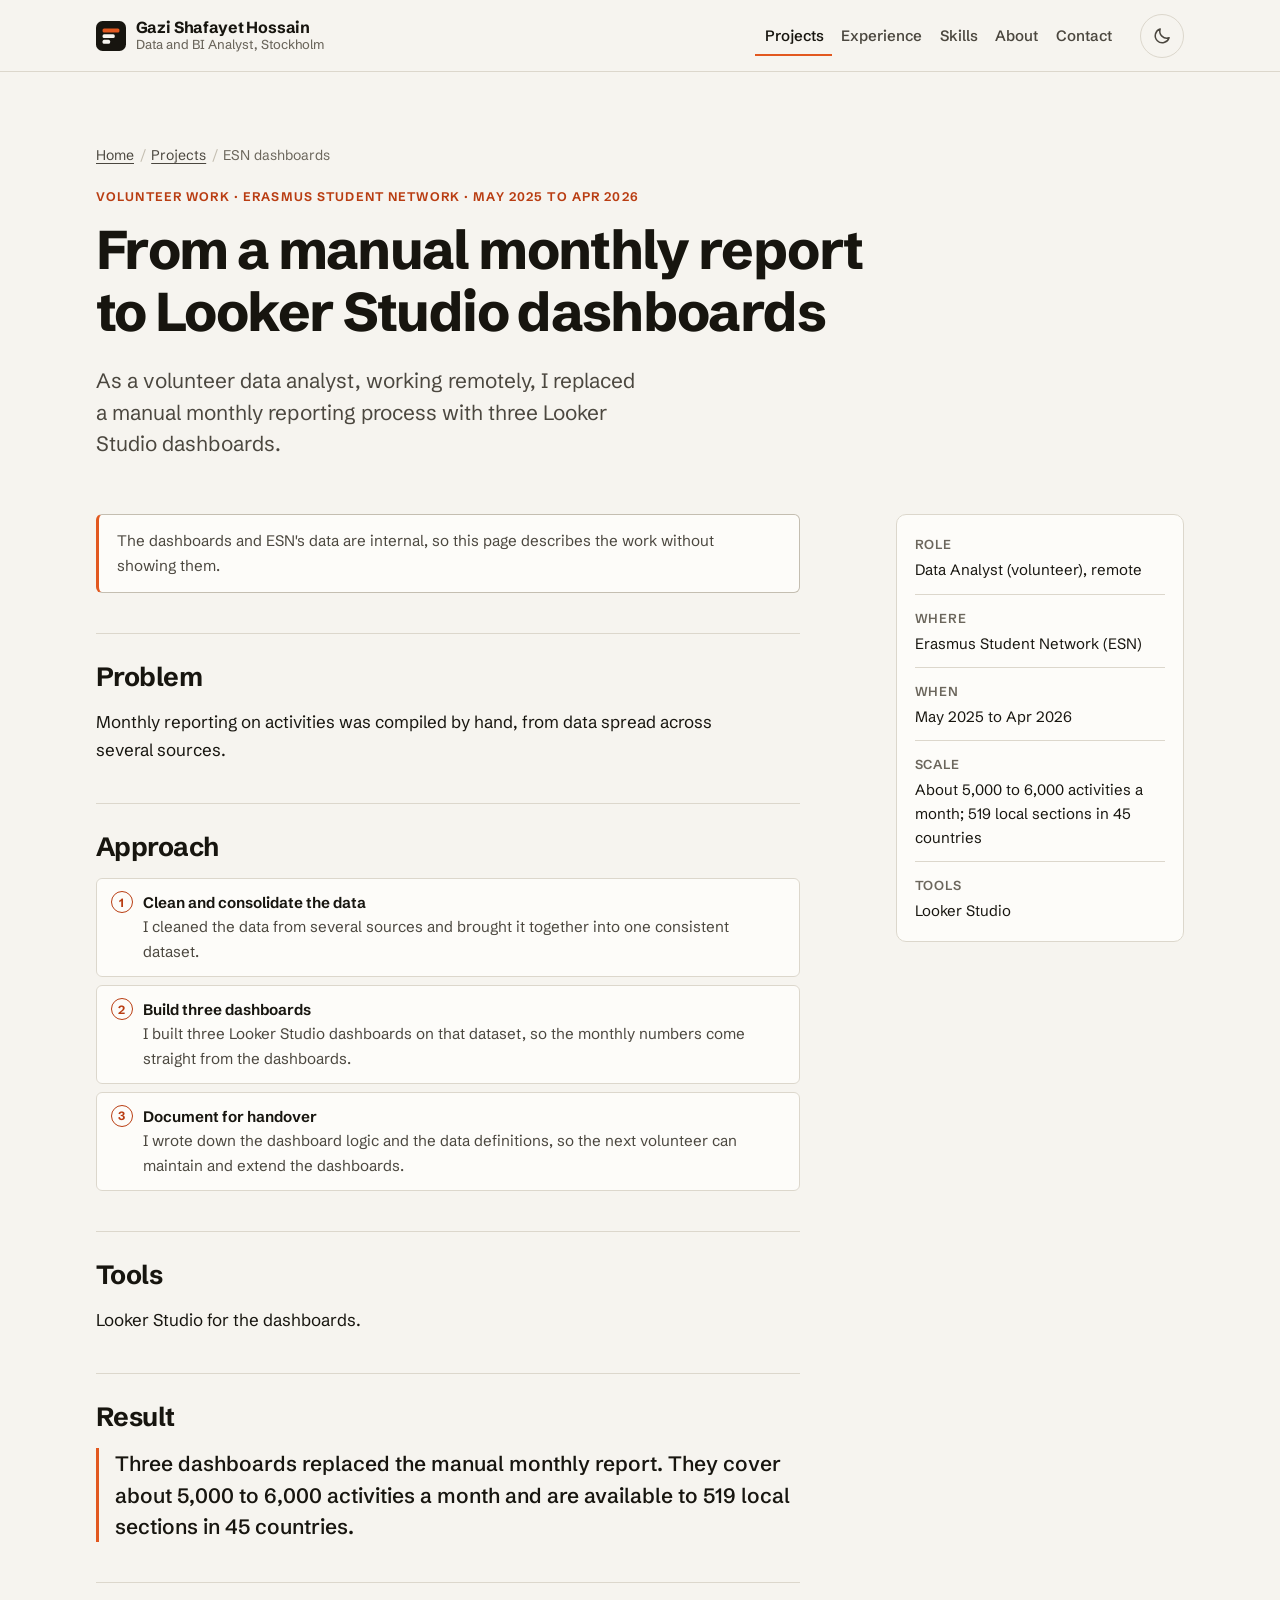
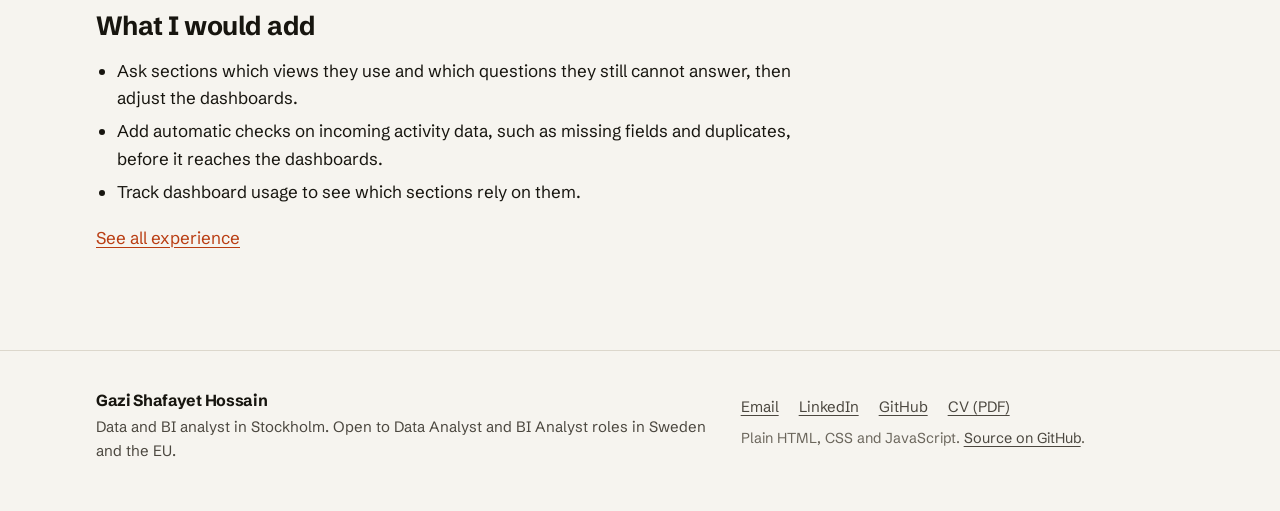
<file: projects/esn-looker-studio-dashboards/index.html>
<!doctype html>
<html lang="en">
<head>
<meta charset="utf-8">
<title>ESN case study: manual reporting to Looker Studio dashboards | Gazi Shafayet Hossain</title>
<meta name="description" content="Case study: replacing a manual monthly reporting process at Erasmus Student Network with three Looker Studio dashboards, available to 519 local sections in 45 countries.">
<link rel="canonical" href="https://gazish.github.io/projects/esn-looker-studio-dashboards/">
<meta name="x-og-image-alt" content="Erasmus Student Network dashboards case study by Gazi Shafayet Hossain">
<!-- layout:head -->
<meta name="viewport" content="width=device-width, initial-scale=1">
<script>try{var t=localStorage.getItem('theme');if(t==='light'||t==='dark')document.documentElement.setAttribute('data-theme',t);if(sessionStorage.getItem('cv-ok')==='0')document.documentElement.classList.add('no-cv')}catch(e){}</script>
<link rel="preload" href="/assets/fonts/schibsted-grotesk-latin-wght-normal.woff2" as="font" type="font/woff2" crossorigin>
<link rel="stylesheet" href="/assets/css/site.css">
<link rel="icon" href="/favicon.svg" type="image/svg+xml">
<link rel="icon" href="/assets/img/favicon-32.png" type="image/png" sizes="32x32">
<link rel="apple-touch-icon" href="/assets/img/apple-touch-icon.png">
<meta name="theme-color" content="#f6f4ef" media="(prefers-color-scheme: light)">
<meta name="theme-color" content="#131210" media="(prefers-color-scheme: dark)">
<meta name="author" content="Gazi Shafayet Hossain">
<meta property="og:type" content="article">
<meta property="og:site_name" content="Gazi Shafayet Hossain">
<meta property="og:locale" content="en_GB">
<meta property="og:title" content="ESN case study: manual reporting to Looker Studio dashboards | Gazi Shafayet Hossain">
<meta property="og:description" content="Case study: replacing a manual monthly reporting process at Erasmus Student Network with three Looker Studio dashboards, available to 519 local sections in 45 countries.">
<meta property="og:url" content="https://gazish.github.io/projects/esn-looker-studio-dashboards/">
<meta property="og:image" content="https://gazish.github.io/assets/img/og-card.png">
<meta property="og:image:width" content="1200">
<meta property="og:image:height" content="630">
<meta property="og:image:alt" content="Erasmus Student Network dashboards case study by Gazi Shafayet Hossain">
<meta name="twitter:card" content="summary_large_image">
<meta name="twitter:title" content="ESN case study: manual reporting to Looker Studio dashboards | Gazi Shafayet Hossain">
<meta name="twitter:description" content="Case study: replacing a manual monthly reporting process at Erasmus Student Network with three Looker Studio dashboards, available to 519 local sections in 45 countries.">
<meta name="twitter:image" content="https://gazish.github.io/assets/img/og-card.png">
<!-- /layout:head -->
<script type="application/ld+json">
{
  "@context": "https://schema.org",
  "@graph": [
    {
      "@type": "Article",
      "headline": "From a manual monthly report to Looker Studio dashboards",
      "description": "Volunteer data analyst work at Erasmus Student Network: three Looker Studio dashboards covering about 5,000 to 6,000 activities a month, built on cleaned and consolidated multi-source data, available to 519 local sections in 45 countries.",
      "url": "https://gazish.github.io/projects/esn-looker-studio-dashboards/",
      "inLanguage": "en",
      "author": { "@id": "https://gazish.github.io/#person" },
      "about": { "@type": "Organization", "name": "Erasmus Student Network", "url": "https://esn.org/" },
      "keywords": ["Looker Studio", "dashboards", "reporting", "data cleaning", "documentation"]
    },
    {
      "@type": "BreadcrumbList",
      "itemListElement": [
        { "@type": "ListItem", "position": 1, "name": "Home", "item": "https://gazish.github.io/" },
        { "@type": "ListItem", "position": 2, "name": "Projects", "item": "https://gazish.github.io/projects/" },
        { "@type": "ListItem", "position": 3, "name": "ESN dashboards", "item": "https://gazish.github.io/projects/esn-looker-studio-dashboards/" }
      ]
    }
  ]
}
</script>
</head>
<body>
<!-- layout:header -->
<a class="skip-link" href="#main">Skip to content</a>
<header class="site-header">
  <div class="container">
    <a class="brand" href="/">
      <svg class="brand-mark" viewBox="0 0 32 32" aria-hidden="true" focusable="false"><rect width="32" height="32" rx="7" fill="var(--ink)"/><rect x="7" y="8" width="18" height="4.2" rx="1.6" fill="var(--accent-mark)"/><rect x="7" y="14" width="13" height="4.2" rx="1.6" fill="var(--bg)"/><rect x="7" y="20" width="8" height="4.2" rx="1.6" fill="var(--bg)"/></svg>
      <span class="brand-name">Gazi Shafayet Hossain<span>Data and BI Analyst, Stockholm</span></span>
    </a>
    <nav class="site-nav" aria-label="Main">
      <ul>
        <li><a href="/projects/" aria-current="true">Projects</a></li>
        <li><a href="/experience/">Experience</a></li>
        <li><a href="/skills/">Skills</a></li>
        <li><a href="/about/">About</a></li>
        <li><a href="/contact/">Contact</a></li>
      </ul>
    </nav>
    <button class="theme-toggle" type="button" aria-label="Dark theme" aria-pressed="false">
      <svg class="i-moon" viewBox="0 0 24 24" fill="none" stroke="currentColor" stroke-width="1.8" stroke-linecap="round" stroke-linejoin="round" aria-hidden="true" focusable="false"><path d="M20.5 14.2A8.5 8.5 0 0 1 9.8 3.5a8.5 8.5 0 1 0 10.7 10.7Z"/></svg>
      <svg class="i-sun" viewBox="0 0 24 24" fill="none" stroke="currentColor" stroke-width="1.8" stroke-linecap="round" aria-hidden="true" focusable="false"><circle cx="12" cy="12" r="4.2"/><path d="M12 2.5v2.2M12 19.3v2.2M4.6 4.6l1.6 1.6M17.8 17.8l1.6 1.6M2.5 12h2.2M19.3 12h2.2M4.6 19.4l1.6-1.6M17.8 6.2l1.6-1.6"/></svg>
    </button>
  </div>
</header>
<!-- /layout:header -->

<main id="main">
  <div class="container">
    <header class="page-head">
      <nav class="crumbs" aria-label="Breadcrumb"><ol><li><a href="/">Home</a></li><li><a href="/projects/">Projects</a></li><li aria-current="page">ESN dashboards</li></ol></nav>
      <p class="eyebrow">Volunteer work · Erasmus Student Network · May 2025 to Apr 2026</p>
      <h1>From a manual monthly report to Looker Studio dashboards</h1>
      <p class="lede">As a volunteer data analyst, working remotely, I replaced a manual monthly reporting process with three Looker Studio dashboards.</p>
    </header>

    <div class="case-layout">
      <aside class="case-aside" aria-label="Role summary">
        <dl class="facts">
          <div><dt>Role</dt><dd>Data Analyst (volunteer), remote</dd></div>
          <div><dt>Where</dt><dd>Erasmus Student Network (ESN)</dd></div>
          <div><dt>When</dt><dd>May 2025 to Apr 2026</dd></div>
          <div><dt>Scale</dt><dd>About 5,000 to 6,000 activities a month; 519 local sections in 45 countries</dd></div>
          <div><dt>Tools</dt><dd>Looker Studio</dd></div>
        </dl>
      </aside>

      <div class="case-body">
        <div class="callout"><p>The dashboards and ESN's data are internal, so this page describes the work without showing them.</p></div>

        <h2 id="problem">Problem</h2>
        <p>Monthly reporting on activities was compiled by hand, from data spread across several sources.</p>

        <h2 id="approach">Approach</h2>
        <ol class="flow">
          <li><strong>Clean and consolidate the data</strong><span>I cleaned the data from several sources and brought it together into one consistent dataset.</span></li>
          <li><strong>Build three dashboards</strong><span>I built three Looker Studio dashboards on that dataset, so the monthly numbers come straight from the dashboards.</span></li>
          <li><strong>Document for handover</strong><span>I wrote down the dashboard logic and the data definitions, so the next volunteer can maintain and extend the dashboards.</span></li>
        </ol>

        <h2 id="tools">Tools</h2>
        <p>Looker Studio for the dashboards.</p>

        <h2 id="result">Result</h2>
        <p class="keyresult">Three dashboards replaced the manual monthly report. They cover about 5,000 to 6,000 activities a month and are available to 519 local sections in 45 countries.</p>

        <h2 id="next">What I would add</h2>
        <ul>
          <li>Ask sections which views they use and which questions they still cannot answer, then adjust the dashboards.</li>
          <li>Add automatic checks on incoming activity data, such as missing fields and duplicates, before it reaches the dashboards.</li>
          <li>Track dashboard usage to see which sections rely on them.</li>
        </ul>
        <p><a href="/experience/">See all experience</a></p>
      </div>
    </div>
  </div>
</main>

<!-- layout:footer -->
<footer class="site-footer">
  <div class="container">
    <div>
      <h2>Gazi Shafayet Hossain</h2>
      <p>Data and BI analyst in Stockholm. Open to Data Analyst and BI Analyst roles in Sweden and the EU.</p>
    </div>
    <div>
      <h2 class="visually-hidden">Links</h2>
      <ul>
        <li><a href="mailto:hossaingazishafayet@gmail.com">Email</a></li>
        <li><a href="https://www.linkedin.com/in/gazishafayet" rel="me">LinkedIn</a></li>
        <li><a href="https://github.com/gazish" rel="me">GitHub</a></li>
        <li><a href="/cv/Gazi_Shafayet_Hossain_CV.pdf">CV (PDF)</a></li>
      </ul>
      <p class="meta">Plain HTML, CSS and JavaScript. <a href="https://github.com/gazish/gazish.github.io">Source on GitHub</a>.</p>
    </div>
  </div>
</footer>
<script src="/assets/js/site.js" defer></script>
<!-- /layout:footer -->
</body>
</html>
</file>
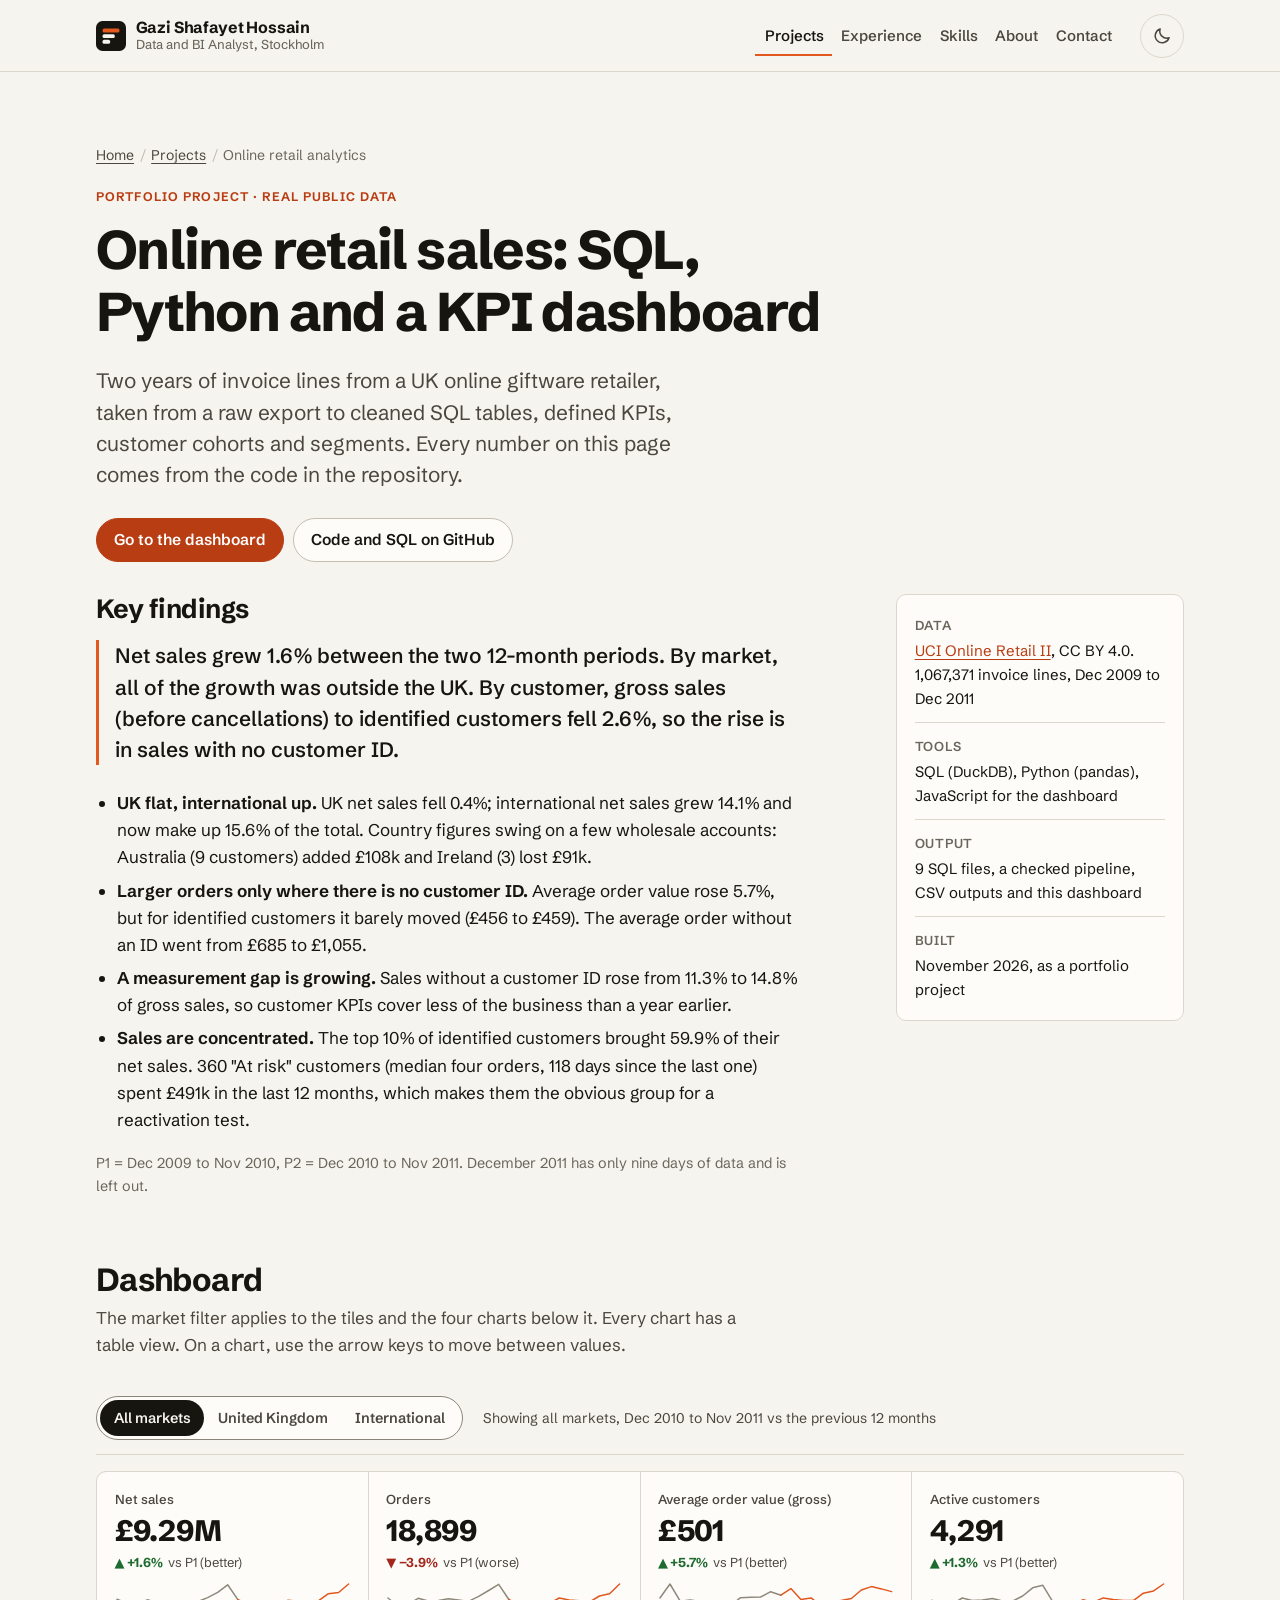
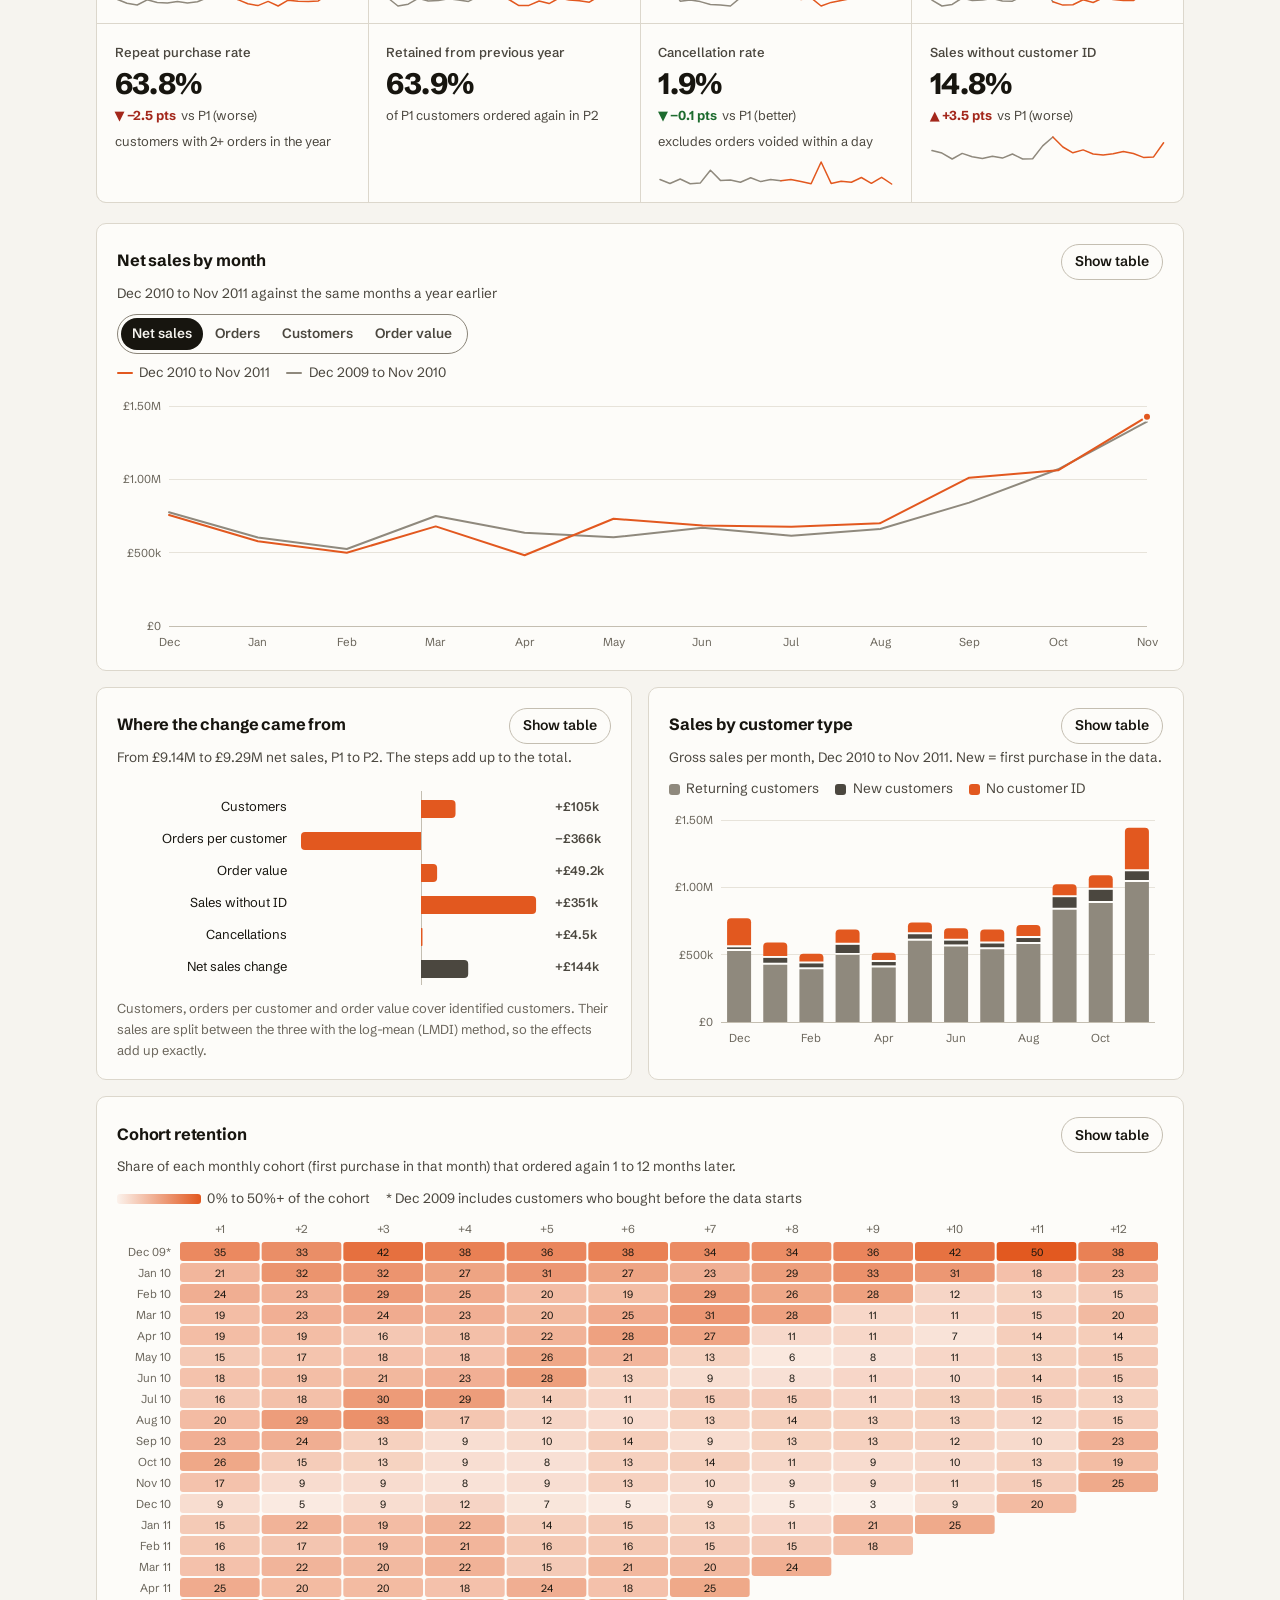
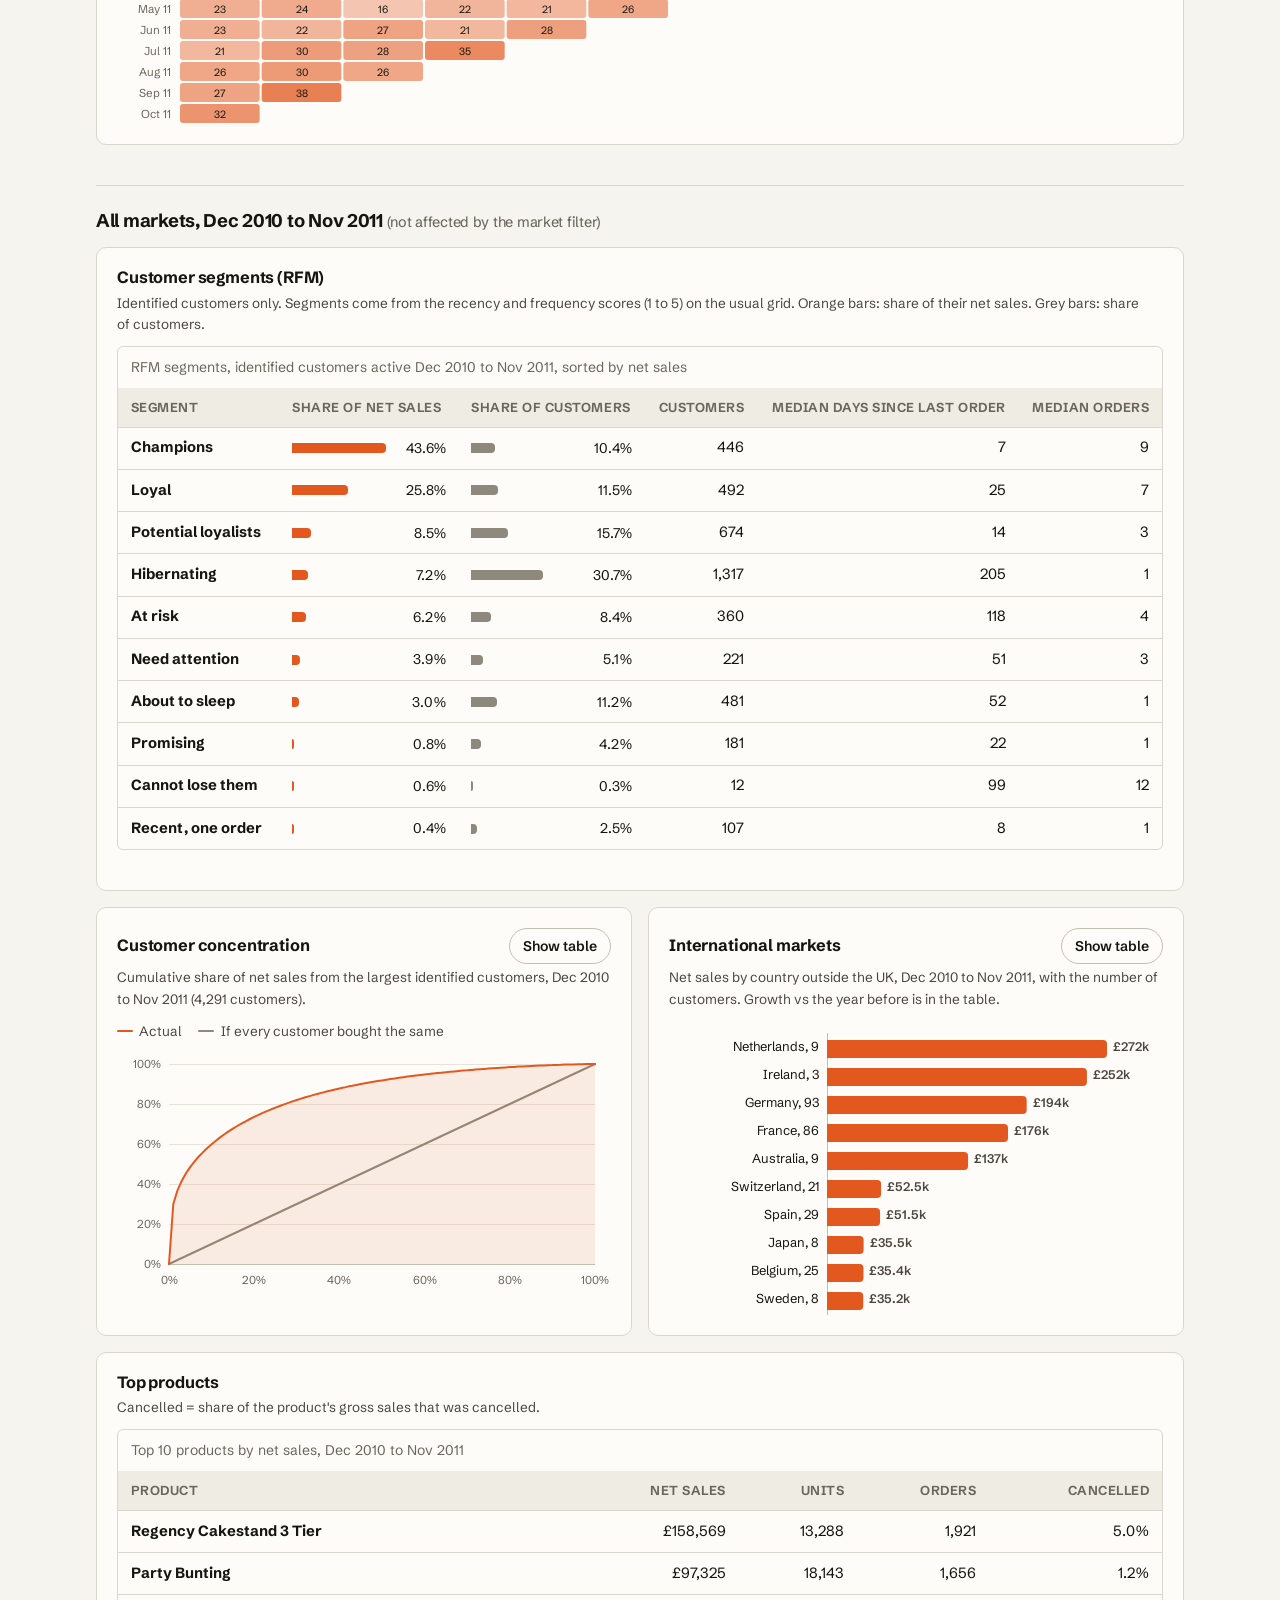
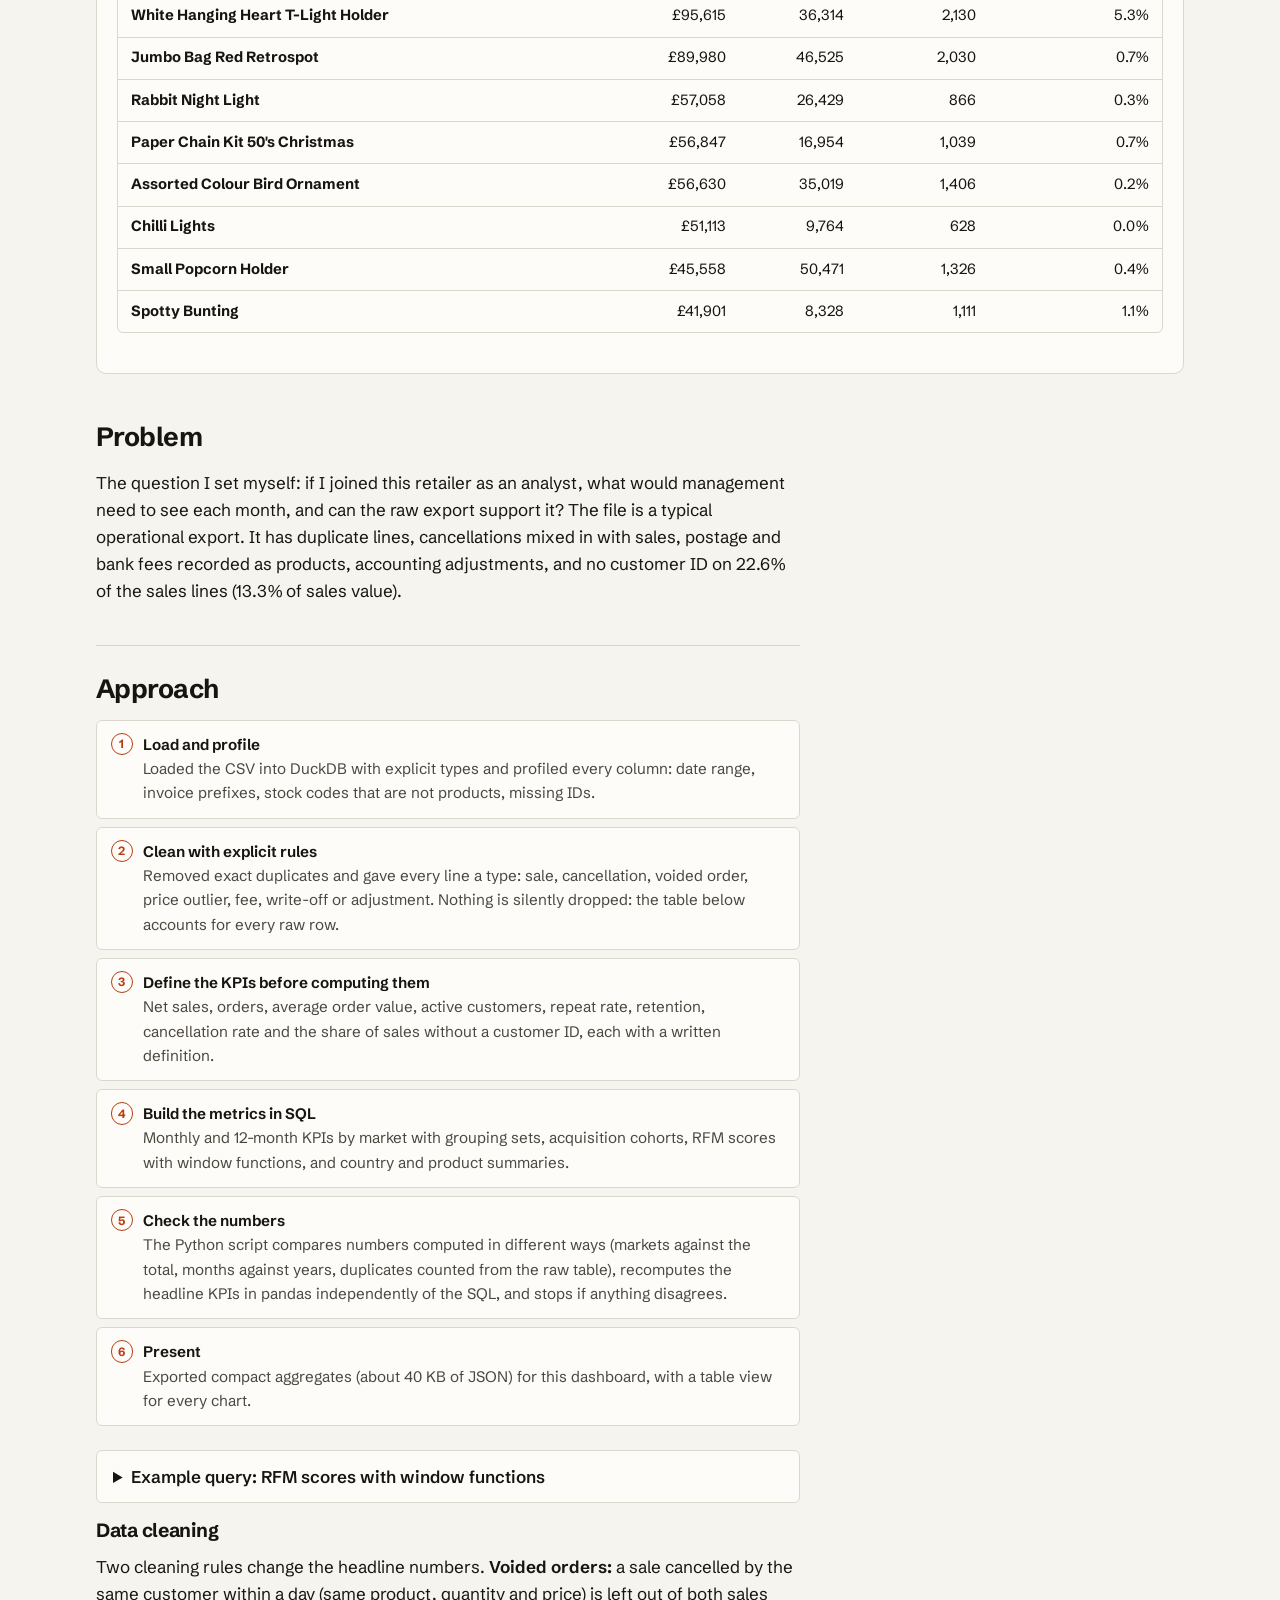
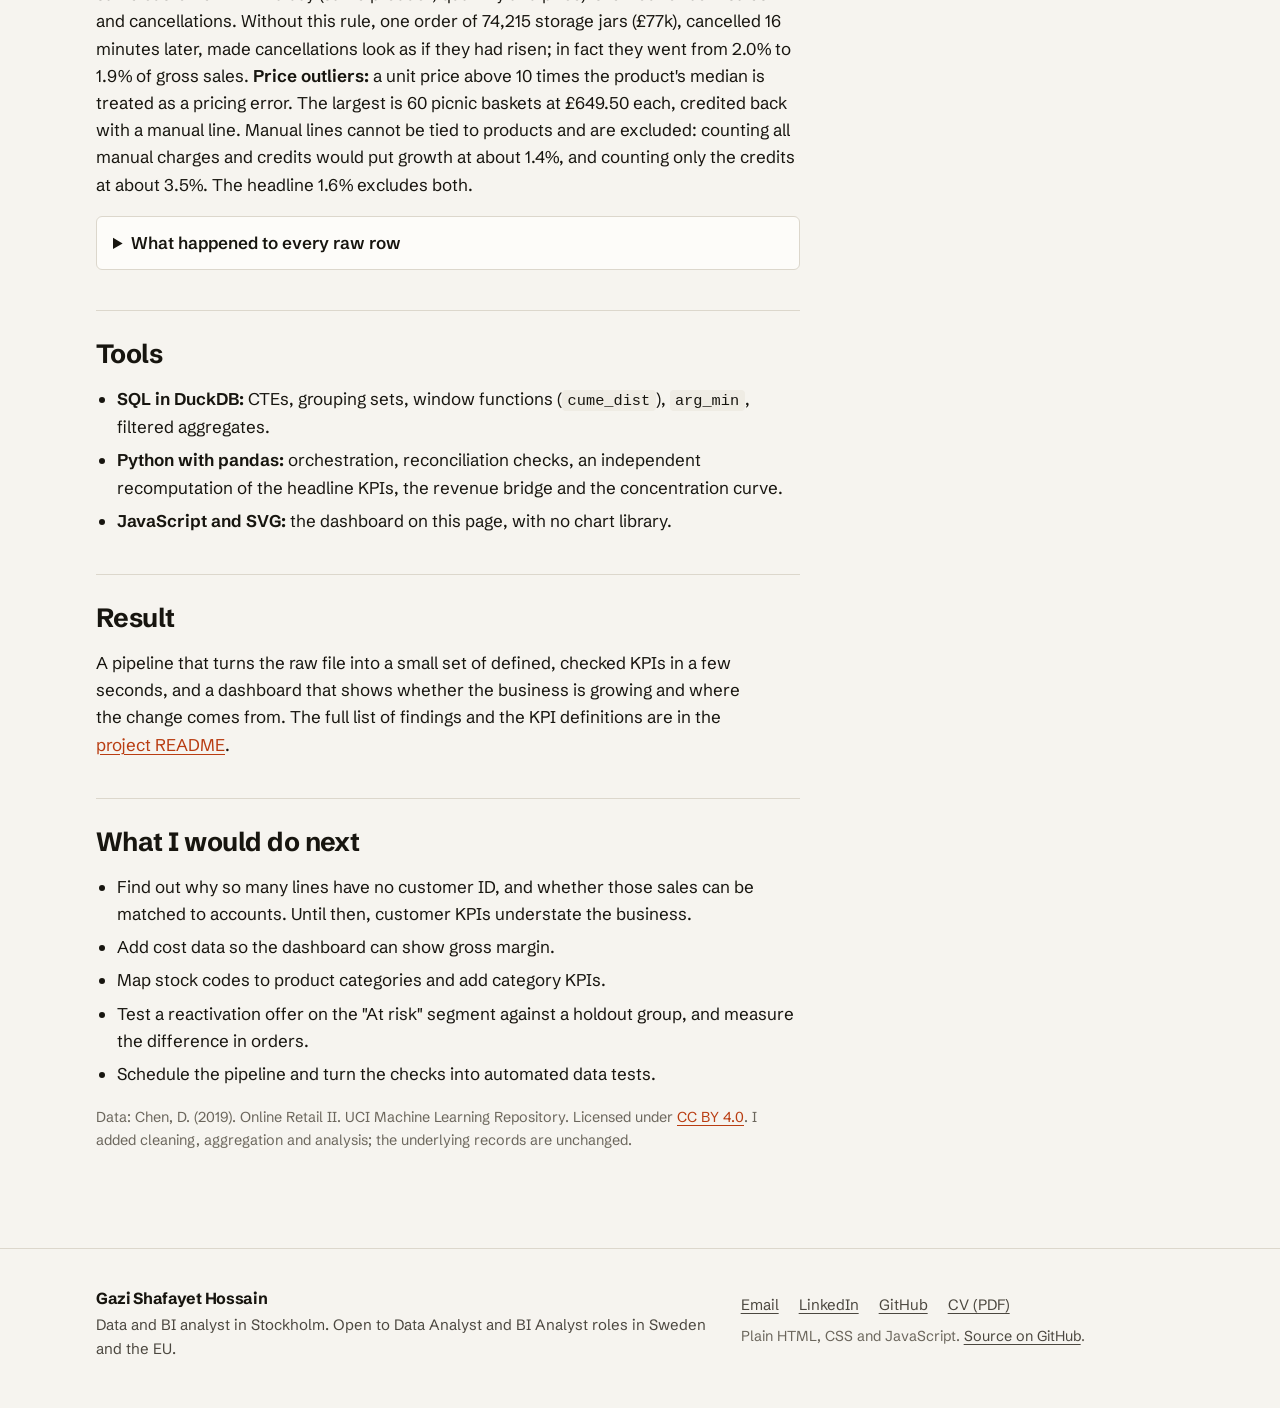
<file: projects/online-retail-analytics/index.html>
<!doctype html>
<html lang="en">
<head>
<meta charset="utf-8">
<title>Online retail sales analysis: SQL, Python and KPI dashboard | Gazi Shafayet Hossain</title>
<meta name="description" content="End-to-end analysis of 1.07 million invoice lines from a UK online retailer: SQL cleaning in DuckDB, KPI definitions, cohorts, RFM segments, pandas checks and an interactive dashboard.">
<link rel="canonical" href="https://gazish.github.io/projects/online-retail-analytics/">
<meta name="x-og-image-alt" content="Online retail KPI dashboard by Gazi Shafayet Hossain">
<!-- layout:head -->
<meta name="viewport" content="width=device-width, initial-scale=1">
<script>try{var t=localStorage.getItem('theme');if(t==='light'||t==='dark')document.documentElement.setAttribute('data-theme',t);if(sessionStorage.getItem('cv-ok')==='0')document.documentElement.classList.add('no-cv')}catch(e){}</script>
<link rel="preload" href="/assets/fonts/schibsted-grotesk-latin-wght-normal.woff2" as="font" type="font/woff2" crossorigin>
<link rel="stylesheet" href="/assets/css/site.css">
<link rel="icon" href="/favicon.svg" type="image/svg+xml">
<link rel="icon" href="/assets/img/favicon-32.png" type="image/png" sizes="32x32">
<link rel="apple-touch-icon" href="/assets/img/apple-touch-icon.png">
<meta name="theme-color" content="#f6f4ef" media="(prefers-color-scheme: light)">
<meta name="theme-color" content="#131210" media="(prefers-color-scheme: dark)">
<meta name="author" content="Gazi Shafayet Hossain">
<meta property="og:type" content="article">
<meta property="og:site_name" content="Gazi Shafayet Hossain">
<meta property="og:locale" content="en_GB">
<meta property="og:title" content="Online retail sales analysis: SQL, Python and KPI dashboard | Gazi Shafayet Hossain">
<meta property="og:description" content="End-to-end analysis of 1.07 million invoice lines from a UK online retailer: SQL cleaning in DuckDB, KPI definitions, cohorts, RFM segments, pandas checks and an interactive dashboard.">
<meta property="og:url" content="https://gazish.github.io/projects/online-retail-analytics/">
<meta property="og:image" content="https://gazish.github.io/assets/img/og-card.png">
<meta property="og:image:width" content="1200">
<meta property="og:image:height" content="630">
<meta property="og:image:alt" content="Online retail KPI dashboard by Gazi Shafayet Hossain">
<meta name="twitter:card" content="summary_large_image">
<meta name="twitter:title" content="Online retail sales analysis: SQL, Python and KPI dashboard | Gazi Shafayet Hossain">
<meta name="twitter:description" content="End-to-end analysis of 1.07 million invoice lines from a UK online retailer: SQL cleaning in DuckDB, KPI definitions, cohorts, RFM segments, pandas checks and an interactive dashboard.">
<meta name="twitter:image" content="https://gazish.github.io/assets/img/og-card.png">
<!-- /layout:head -->
<link rel="stylesheet" href="/assets/css/charts.css">
<script type="application/ld+json">
{
  "@context": "https://schema.org",
  "@graph": [
    {
      "@type": "Article",
      "@id": "https://gazish.github.io/projects/online-retail-analytics/#article",
      "headline": "Online retail sales: SQL, Python and a KPI dashboard",
      "description": "End-to-end analysis of the UCI Online Retail II dataset: cleaning in SQL, KPI definitions, cohort retention, RFM segmentation, a revenue bridge and an interactive dashboard.",
      "url": "https://gazish.github.io/projects/online-retail-analytics/",
      "datePublished": "2026-11-04",
      "inLanguage": "en",
      "author": { "@id": "https://gazish.github.io/#person" },
      "keywords": ["SQL", "DuckDB", "Python", "pandas", "KPI design", "cohort analysis", "RFM segmentation", "dashboard"],
      "isBasedOn": {
        "@type": "Dataset",
        "name": "Online Retail II",
        "url": "https://archive.ics.uci.edu/dataset/502/online+retail+ii",
        "creator": { "@type": "Person", "name": "Daqing Chen" },
        "publisher": { "@type": "Organization", "name": "UCI Machine Learning Repository" },
        "license": "https://creativecommons.org/licenses/by/4.0/"
      },
      "codeRepository": "https://github.com/gazish/gazish.github.io/tree/main/projects/online-retail-analytics"
    },
    {
      "@type": "BreadcrumbList",
      "itemListElement": [
        { "@type": "ListItem", "position": 1, "name": "Home", "item": "https://gazish.github.io/" },
        { "@type": "ListItem", "position": 2, "name": "Projects", "item": "https://gazish.github.io/projects/" },
        { "@type": "ListItem", "position": 3, "name": "Online retail analytics", "item": "https://gazish.github.io/projects/online-retail-analytics/" }
      ]
    }
  ]
}
</script>
</head>
<body>
<!-- layout:header -->
<a class="skip-link" href="#main">Skip to content</a>
<header class="site-header">
  <div class="container">
    <a class="brand" href="/">
      <svg class="brand-mark" viewBox="0 0 32 32" aria-hidden="true" focusable="false"><rect width="32" height="32" rx="7" fill="var(--ink)"/><rect x="7" y="8" width="18" height="4.2" rx="1.6" fill="var(--accent-mark)"/><rect x="7" y="14" width="13" height="4.2" rx="1.6" fill="var(--bg)"/><rect x="7" y="20" width="8" height="4.2" rx="1.6" fill="var(--bg)"/></svg>
      <span class="brand-name">Gazi Shafayet Hossain<span>Data and BI Analyst, Stockholm</span></span>
    </a>
    <nav class="site-nav" aria-label="Main">
      <ul>
        <li><a href="/projects/" aria-current="true">Projects</a></li>
        <li><a href="/experience/">Experience</a></li>
        <li><a href="/skills/">Skills</a></li>
        <li><a href="/about/">About</a></li>
        <li><a href="/contact/">Contact</a></li>
      </ul>
    </nav>
    <button class="theme-toggle" type="button" aria-label="Dark theme" aria-pressed="false">
      <svg class="i-moon" viewBox="0 0 24 24" fill="none" stroke="currentColor" stroke-width="1.8" stroke-linecap="round" stroke-linejoin="round" aria-hidden="true" focusable="false"><path d="M20.5 14.2A8.5 8.5 0 0 1 9.8 3.5a8.5 8.5 0 1 0 10.7 10.7Z"/></svg>
      <svg class="i-sun" viewBox="0 0 24 24" fill="none" stroke="currentColor" stroke-width="1.8" stroke-linecap="round" aria-hidden="true" focusable="false"><circle cx="12" cy="12" r="4.2"/><path d="M12 2.5v2.2M12 19.3v2.2M4.6 4.6l1.6 1.6M17.8 17.8l1.6 1.6M2.5 12h2.2M19.3 12h2.2M4.6 19.4l1.6-1.6M17.8 6.2l1.6-1.6"/></svg>
    </button>
  </div>
</header>
<!-- /layout:header -->

<main id="main">
  <div class="container">
    <header class="page-head">
      <nav class="crumbs" aria-label="Breadcrumb"><ol><li><a href="/">Home</a></li><li><a href="/projects/">Projects</a></li><li aria-current="page">Online retail analytics</li></ol></nav>
      <p class="eyebrow">Portfolio project · Real public data</p>
      <h1>Online retail sales: SQL, Python and a KPI dashboard</h1>
      <p class="lede">Two years of invoice lines from a UK online giftware retailer, taken from a raw export to cleaned SQL tables, defined KPIs, customer cohorts and segments. Every number on this page comes from the code in the repository.</p>
      <ul class="btn-row">
        <li><a class="btn btn-primary" href="#dashboard-title">Go to the dashboard</a></li>
        <li><a class="btn" href="https://github.com/gazish/gazish.github.io/tree/main/projects/online-retail-analytics">Code and SQL on GitHub</a></li>
      </ul>
    </header>

    <div class="case-layout">
      <aside class="case-aside" aria-label="Project summary">
        <dl class="facts">
          <div><dt>Data</dt><dd><a href="https://archive.ics.uci.edu/dataset/502/online+retail+ii">UCI Online Retail II</a>, CC BY 4.0. 1,067,371 invoice lines, Dec 2009 to Dec 2011</dd></div>
          <div><dt>Tools</dt><dd>SQL (DuckDB), Python (pandas), JavaScript for the dashboard</dd></div>
          <div><dt>Output</dt><dd>9 SQL files, a checked pipeline, CSV outputs and this dashboard</dd></div>
          <div><dt>Built</dt><dd>November 2026, as a portfolio project</dd></div>
        </dl>
      </aside>

      <div class="case-body">
        <h2 id="findings">Key findings</h2>
        <p class="keyresult">Net sales grew 1.6% between the two 12-month periods. By market, all of the growth was outside the UK. By customer, gross sales (before cancellations) to identified customers fell 2.6%, so the rise is in sales with no customer ID.</p>
        <ul>
          <li><strong>UK flat, international up.</strong> UK net sales fell 0.4%; international net sales grew 14.1% and now make up 15.6% of the total. Country figures swing on a few wholesale accounts: Australia (9 customers) added £108k and Ireland (3) lost £91k.</li>
          <li><strong>Larger orders only where there is no customer ID.</strong> Average order value rose 5.7%, but for identified customers it barely moved (£456 to £459). The average order without an ID went from £685 to £1,055.</li>
          <li><strong>A measurement gap is growing.</strong> Sales without a customer ID rose from 11.3% to 14.8% of gross sales, so customer KPIs cover less of the business than a year earlier.</li>
          <li><strong>Sales are concentrated.</strong> The top 10% of identified customers brought 59.9% of their net sales. 360 "At risk" customers (median four orders, 118 days since the last one) spent £491k in the last 12 months, which makes them the obvious group for a reactivation test.</li>
        </ul>
        <p class="meta">P1 = Dec 2009 to Nov 2010, P2 = Dec 2010 to Nov 2011. December 2011 has only nine days of data and is left out.</p>
      </div>
    </div>
  </div>

  <div class="container"><section class="section" aria-labelledby="dashboard-title" id="dashboard-section">
    <div class="section-head">
      <h2 id="dashboard-title">Dashboard</h2>
      <p>The market filter applies to the tiles and the four charts below it. Every chart has a table view. On a chart, use the arrow keys to move between values.</p>
    </div>

    <div class="filter-bar">
      <fieldset class="seg">
        <legend>Market</legend>
        <input type="radio" name="market" id="mk-all" value="All" checked><label for="mk-all">All markets</label>
        <input type="radio" name="market" id="mk-uk" value="United Kingdom"><label for="mk-uk">United Kingdom</label>
        <input type="radio" name="market" id="mk-int" value="International"><label for="mk-int">International</label>
      </fieldset>
      <span class="scope">Showing <span id="scope-market">all markets</span>, Dec 2010 to Nov 2011 vs the previous 12 months</span>
    </div>

    <div id="dashboard">
      <noscript><p class="callout">The interactive dashboard needs JavaScript. The same numbers are in the CSV files in the <a href="https://github.com/gazish/gazish.github.io/tree/main/projects/online-retail-analytics/data">data folder on GitHub</a>.</p></noscript>
      <ul class="kpis" id="kpis" aria-label="Key performance indicators"></ul>

      <div class="dash-grid cols-2">
        <figure class="fig span-2" aria-labelledby="trend-title">
          <div class="metric-switch">
            <fieldset class="seg">
              <legend>Metric</legend>
              <input type="radio" name="metric" id="mt-sales" value="net_sales" checked><label for="mt-sales">Net sales</label>
              <input type="radio" name="metric" id="mt-orders" value="orders"><label for="mt-orders">Orders</label>
              <input type="radio" name="metric" id="mt-cust" value="active_customers"><label for="mt-cust">Customers</label>
              <input type="radio" name="metric" id="mt-aov" value="aov"><label for="mt-aov">Order value</label>
            </fieldset>
          </div>
          <div id="fig-trend"></div>
        </figure>
        <figure class="fig" id="fig-bridge" aria-labelledby="bridge-title"></figure>
        <figure class="fig" id="fig-types" aria-labelledby="types-title"></figure>
        <figure class="fig span-2" id="fig-cohorts" aria-labelledby="cohorts-title"></figure>
      </div>

      <h3 class="dash-subhead">All markets, Dec 2010 to Nov 2011 <span class="meta">(not affected by the market filter)</span></h3>
      <div class="dash-grid cols-2">
        <figure class="fig span-2" id="fig-rfm" aria-labelledby="rfm-title">
          <div class="fig-head"><div><h4 class="fig-title" id="rfm-title">Customer segments (RFM)</h4><p class="fig-sub">Identified customers only. Segments come from the recency and frequency scores (1 to 5) on the usual grid. Orange bars: share of their net sales. Grey bars: share of customers.</p></div></div>
          <div class="fig-body"></div>
        </figure>
        <figure class="fig" id="fig-conc" aria-labelledby="conc-title"></figure>
        <figure class="fig" id="fig-countries" aria-labelledby="countries-title"></figure>
        <figure class="fig span-2" aria-labelledby="products-title">
          <div class="fig-head"><div><h4 class="fig-title" id="products-title">Top products</h4><p class="fig-sub">Cancelled = share of the product's gross sales that was cancelled.</p></div></div>
          <div id="tbl-products"></div>
        </figure>
      </div>
    </div>
  </section></div>

  <div class="container">
    <div class="case-layout">
      <div class="case-body">
        <h2 id="problem">Problem</h2>
        <p>The question I set myself: if I joined this retailer as an analyst, what would management need to see each month, and can the raw export support it? The file is a typical operational export. It has duplicate lines, cancellations mixed in with sales, postage and bank fees recorded as products, accounting adjustments, and no customer ID on 22.6% of the sales lines (13.3% of sales value).</p>

        <h2 id="approach">Approach</h2>
        <ol class="flow">
          <li><strong>Load and profile</strong><span>Loaded the CSV into DuckDB with explicit types and profiled every column: date range, invoice prefixes, stock codes that are not products, missing IDs.</span></li>
          <li><strong>Clean with explicit rules</strong><span>Removed exact duplicates and gave every line a type: sale, cancellation, voided order, price outlier, fee, write-off or adjustment. Nothing is silently dropped: the table below accounts for every raw row.</span></li>
          <li><strong>Define the KPIs before computing them</strong><span>Net sales, orders, average order value, active customers, repeat rate, retention, cancellation rate and the share of sales without a customer ID, each with a written definition.</span></li>
          <li><strong>Build the metrics in SQL</strong><span>Monthly and 12-month KPIs by market with grouping sets, acquisition cohorts, RFM scores with window functions, and country and product summaries.</span></li>
          <li><strong>Check the numbers</strong><span>The Python script compares numbers computed in different ways (markets against the total, months against years, duplicates counted from the raw table), recomputes the headline KPIs in pandas independently of the SQL, and stops if anything disagrees.</span></li>
          <li><strong>Present</strong><span>Exported compact aggregates (about 40 KB of JSON) for this dashboard, with a table view for every chart.</span></li>
        </ol>

        <details>
          <summary>Example query: RFM scores with window functions</summary>
<pre><code>scored AS (
    SELECT
        *,
        -- quintile scores; equal values always get the same score
        ceil(5 * cume_dist() OVER (ORDER BY recency_days DESC))::INT  AS r_score,  -- most recent = 5
        CASE
            WHEN frequency = 1 THEN 1
            WHEN frequency = 2 THEN 2
            WHEN frequency BETWEEN 3 AND 4 THEN 3
            WHEN frequency BETWEEN 5 AND 9 THEN 4
            ELSE 5
        END                                                           AS f_score,  -- fixed bins: 36% have one order
        ceil(5 * cume_dist() OVER (ORDER BY monetary))::INT          AS m_score
    FROM base
)</code></pre>
          <p class="meta">From <a href="https://github.com/gazish/gazish.github.io/blob/main/projects/online-retail-analytics/sql/07_rfm_segments.sql">sql/07_rfm_segments.sql</a>.</p>
        </details>

        <h3 id="quality-title">Data cleaning</h3>
        <p>Two cleaning rules change the headline numbers. <strong>Voided orders:</strong> a sale cancelled by the same customer within a day (same product, quantity and price) is left out of both sales and cancellations. Without this rule, one order of 74,215 storage jars (£77k), cancelled 16 minutes later, made cancellations look as if they had risen; in fact they went from 2.0% to 1.9% of gross sales. <strong>Price outliers:</strong> a unit price above 10 times the product's median is treated as a pricing error. The largest is 60 picnic baskets at £649.50 each, credited back with a manual line. Manual lines cannot be tied to products and are excluded: counting all manual charges and credits would put growth at about 1.4%, and counting only the credits at about 3.5%. The headline 1.6% excludes both.</p>

        <details>
          <summary>What happened to every raw row</summary>
        <div id="tbl-quality">
          <div class="table-wrap"><table>
            <caption>What happened to every raw row</caption>
            <thead><tr><th scope="col">Line type</th><th scope="col" class="n">Rows</th><th scope="col">Treatment</th></tr></thead>
            <tbody>
              <tr><th scope="row">Raw invoice lines</th><td class="n">1,067,371</td><td>Loaded</td></tr>
              <tr><th scope="row">Exact duplicate lines</th><td class="n">34,335</td><td>Removed</td></tr>
              <tr><th scope="row">Merchandise sales</th><td class="n">1,001,296</td><td>Kept</td></tr>
              <tr><th scope="row">Cancellations</th><td class="n">16,598</td><td>Subtracted to get net sales</td></tr>
              <tr><th scope="row">Voided orders</th><td class="n">2,634</td><td>Excluded from sales and cancellations</td></tr>
            </tbody>
          </table></div>
        </div>
        <p>Most duplicates (22,844 rows) come from 1 to 9 December 2010, which appears in both yearly sheets of the source workbook. The rest (11,491 rows, 0.3% of sales value) are identical lines on the same invoice within the same minute, which I also treat as duplicates.</p>
        </details>

        <h2 id="tools">Tools</h2>
        <ul>
          <li><strong>SQL in DuckDB:</strong> CTEs, grouping sets, window functions (<code>cume_dist</code>), <code>arg_min</code>, filtered aggregates.</li>
          <li><strong>Python with pandas:</strong> orchestration, reconciliation checks, an independent recomputation of the headline KPIs, the revenue bridge and the concentration curve.</li>
          <li><strong>JavaScript and SVG:</strong> the dashboard on this page, with no chart library.</li>
        </ul>

        <h2 id="result">Result</h2>
        <p>A pipeline that turns the raw file into a small set of defined, checked KPIs in a few seconds, and a dashboard that shows whether the business is growing and where the change comes from. The full list of findings and the KPI definitions are in the <a href="https://github.com/gazish/gazish.github.io/blob/main/projects/online-retail-analytics/README.md">project README</a>.</p>

        <h2 id="next">What I would do next</h2>
        <ul>
          <li>Find out why so many lines have no customer ID, and whether those sales can be matched to accounts. Until then, customer KPIs understate the business.</li>
          <li>Add cost data so the dashboard can show gross margin.</li>
          <li>Map stock codes to product categories and add category KPIs.</li>
          <li>Test a reactivation offer on the "At risk" segment against a holdout group, and measure the difference in orders.</li>
          <li>Schedule the pipeline and turn the checks into automated data tests.</li>
        </ul>
        <p class="meta">Data: Chen, D. (2019). Online Retail II. UCI Machine Learning Repository. Licensed under <a href="https://creativecommons.org/licenses/by/4.0/">CC BY 4.0</a>. I added cleaning, aggregation and analysis; the underlying records are unchanged.</p>
      </div>
    </div>
  </div>
</main>

<!-- layout:footer -->
<footer class="site-footer">
  <div class="container">
    <div>
      <h2>Gazi Shafayet Hossain</h2>
      <p>Data and BI analyst in Stockholm. Open to Data Analyst and BI Analyst roles in Sweden and the EU.</p>
    </div>
    <div>
      <h2 class="visually-hidden">Links</h2>
      <ul>
        <li><a href="mailto:hossaingazishafayet@gmail.com">Email</a></li>
        <li><a href="https://www.linkedin.com/in/gazishafayet" rel="me">LinkedIn</a></li>
        <li><a href="https://github.com/gazish" rel="me">GitHub</a></li>
        <li><a href="/cv/Gazi_Shafayet_Hossain_CV.pdf">CV (PDF)</a></li>
      </ul>
      <p class="meta">Plain HTML, CSS and JavaScript. <a href="https://github.com/gazish/gazish.github.io">Source on GitHub</a>.</p>
    </div>
  </div>
</footer>
<script src="/assets/js/site.js" defer></script>
<!-- /layout:footer -->
<script type="module" src="dashboard.js"></script>
</body>
</html>
</file>
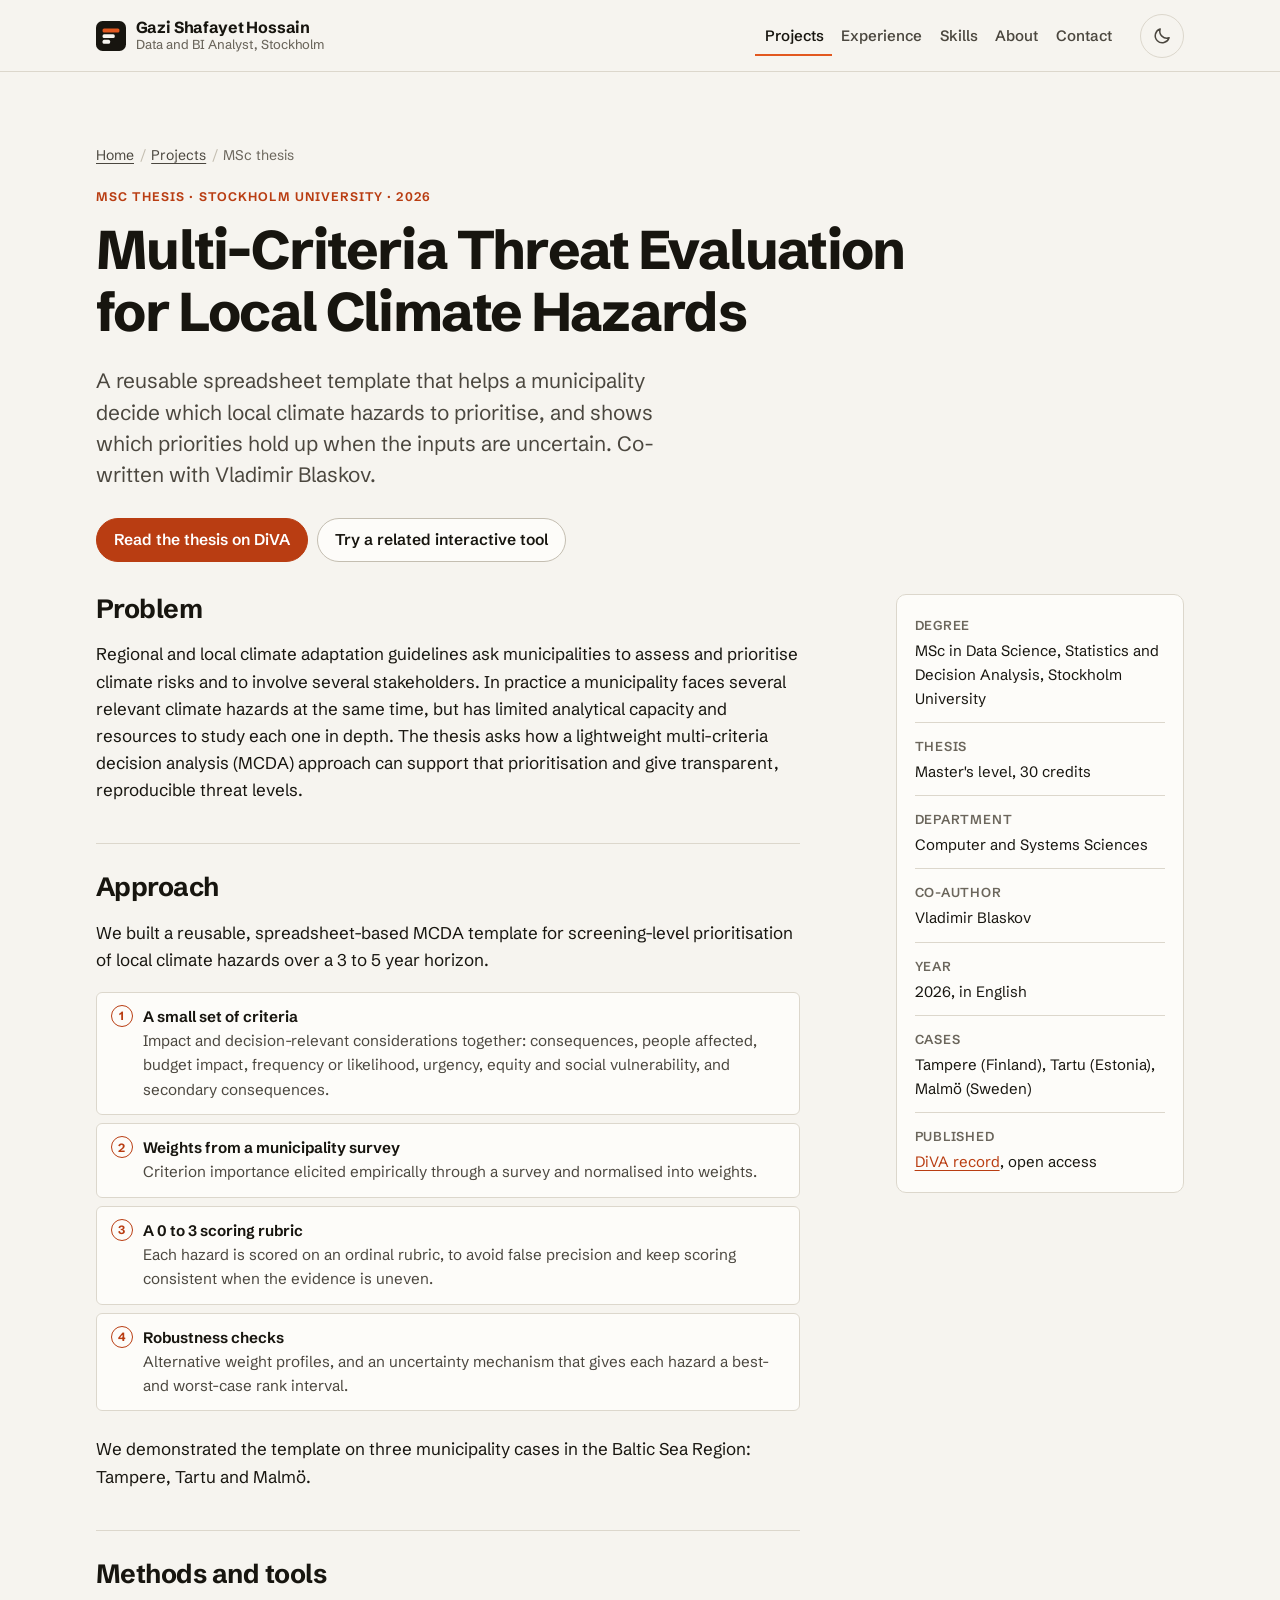
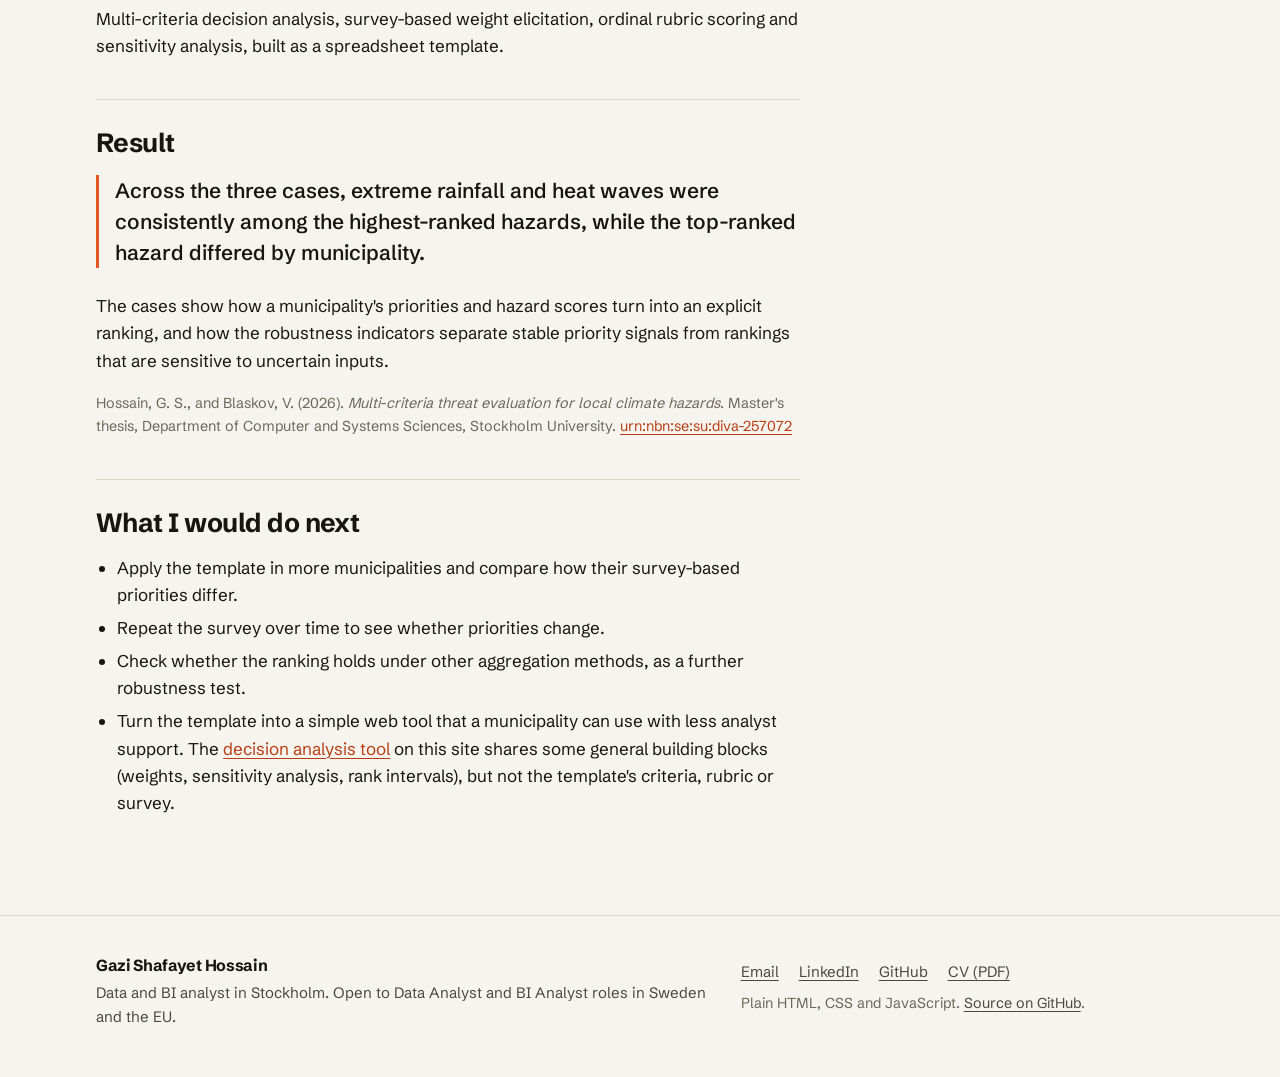
<file: projects/thesis-climate-hazard-mcda/index.html>
<!doctype html>
<html lang="en">
<head>
<meta charset="utf-8">
<title>Multi-Criteria Threat Evaluation for Local Climate Hazards | Gazi Shafayet Hossain</title>
<meta name="description" content="MSc thesis, Stockholm University, 2026: a reusable spreadsheet MCDA template that helps municipalities prioritise local climate hazards, tested on Tampere, Tartu and Malmö.">
<link rel="canonical" href="https://gazish.github.io/projects/thesis-climate-hazard-mcda/">
<meta name="x-og-image-alt" content="MSc thesis on multi-criteria threat evaluation for local climate hazards">
<!-- layout:head -->
<meta name="viewport" content="width=device-width, initial-scale=1">
<script>try{var t=localStorage.getItem('theme');if(t==='light'||t==='dark')document.documentElement.setAttribute('data-theme',t);if(sessionStorage.getItem('cv-ok')==='0')document.documentElement.classList.add('no-cv')}catch(e){}</script>
<link rel="preload" href="/assets/fonts/schibsted-grotesk-latin-wght-normal.woff2" as="font" type="font/woff2" crossorigin>
<link rel="stylesheet" href="/assets/css/site.css">
<link rel="icon" href="/favicon.svg" type="image/svg+xml">
<link rel="icon" href="/assets/img/favicon-32.png" type="image/png" sizes="32x32">
<link rel="apple-touch-icon" href="/assets/img/apple-touch-icon.png">
<meta name="theme-color" content="#f6f4ef" media="(prefers-color-scheme: light)">
<meta name="theme-color" content="#131210" media="(prefers-color-scheme: dark)">
<meta name="author" content="Gazi Shafayet Hossain">
<meta property="og:type" content="article">
<meta property="og:site_name" content="Gazi Shafayet Hossain">
<meta property="og:locale" content="en_GB">
<meta property="og:title" content="Multi-Criteria Threat Evaluation for Local Climate Hazards | Gazi Shafayet Hossain">
<meta property="og:description" content="MSc thesis, Stockholm University, 2026: a reusable spreadsheet MCDA template that helps municipalities prioritise local climate hazards, tested on Tampere, Tartu and Malmö.">
<meta property="og:url" content="https://gazish.github.io/projects/thesis-climate-hazard-mcda/">
<meta property="og:image" content="https://gazish.github.io/assets/img/og-card.png">
<meta property="og:image:width" content="1200">
<meta property="og:image:height" content="630">
<meta property="og:image:alt" content="MSc thesis on multi-criteria threat evaluation for local climate hazards">
<meta name="twitter:card" content="summary_large_image">
<meta name="twitter:title" content="Multi-Criteria Threat Evaluation for Local Climate Hazards | Gazi Shafayet Hossain">
<meta name="twitter:description" content="MSc thesis, Stockholm University, 2026: a reusable spreadsheet MCDA template that helps municipalities prioritise local climate hazards, tested on Tampere, Tartu and Malmö.">
<meta name="twitter:image" content="https://gazish.github.io/assets/img/og-card.png">
<!-- /layout:head -->
<script type="application/ld+json">
{
  "@context": "https://schema.org",
  "@graph": [
    {
      "@type": ["ScholarlyArticle", "Thesis"],
      "@id": "https://gazish.github.io/projects/thesis-climate-hazard-mcda/#thesis",
      "name": "Multi-criteria threat evaluation for local climate hazards",
      "headline": "Multi-criteria threat evaluation for local climate hazards",
      "genre": "Master's thesis",
      "educationalLevel": "Independent thesis, advanced level (degree of Master, two years), 30 HE credits",
      "inLanguage": "en",
      "datePublished": "2026",
      "dateCreated": "2026-06-19",
      "identifier": [
        { "@type": "PropertyValue", "propertyID": "URN", "value": "urn:nbn:se:su:diva-257072" },
        { "@type": "PropertyValue", "propertyID": "DiVA", "value": "diva2:2075902" }
      ],
      "description": "A reusable spreadsheet-based multi-criteria decision analysis (MCDA) template for screening-level prioritisation of local climate hazards over a 3 to 5 year horizon. Hazards are scored on an ordinal 0 to 3 rubric against criteria including consequences, people affected, budget impact, frequency or likelihood, urgency, equity and social vulnerability, and secondary consequences. Criterion weights come from a municipality survey; robustness is assessed with alternative weight profiles and best- and worst-case rank intervals. Demonstrated on Tampere, Tartu and Malmö, where extreme rainfall and heat waves were consistently among the highest-ranked hazards while the top-ranked hazard differed by municipality.",
      "url": "https://su.diva-portal.org/smash/record.jsf?pid=diva2%3A2075902",
      "mainEntityOfPage": "https://gazish.github.io/projects/thesis-climate-hazard-mcda/",
      "author": [
        { "@type": "Person", "@id": "https://gazish.github.io/#person", "name": "Gazi Shafayet Hossain" },
        { "@type": "Person", "name": "Vladimir Blaskov" }
      ],
      "inSupportOf": "MSc in Data Science, Statistics and Decision Analysis",
      "sourceOrganization": {
        "@type": "Organization",
        "name": "Department of Computer and Systems Sciences, Stockholm University",
        "parentOrganization": { "@type": "CollegeOrUniversity", "name": "Stockholm University", "sameAs": "https://www.su.se/" }
      },
      "publisher": { "@type": "CollegeOrUniversity", "name": "Stockholm University", "sameAs": "https://www.su.se/" },
      "about": ["Multi-criteria decision analysis", "Climate change adaptation", "Climate hazards", "Municipal risk prioritisation", "Sensitivity analysis"],
      "keywords": ["climate adaptation", "municipal risk prioritisation", "multi-criteria decision analysis", "MCDA", "threat evaluation", "decision support", "sensitivity analysis", "local climate hazards", "risk analysis"],
      "spatialCoverage": [
        { "@type": "Place", "name": "Tampere, Finland" },
        { "@type": "Place", "name": "Tartu, Estonia" },
        { "@type": "Place", "name": "Malmö, Sweden" }
      ]
    },
    {
      "@type": "BreadcrumbList",
      "itemListElement": [
        { "@type": "ListItem", "position": 1, "name": "Home", "item": "https://gazish.github.io/" },
        { "@type": "ListItem", "position": 2, "name": "Projects", "item": "https://gazish.github.io/projects/" },
        { "@type": "ListItem", "position": 3, "name": "MSc thesis", "item": "https://gazish.github.io/projects/thesis-climate-hazard-mcda/" }
      ]
    }
  ]
}
</script>
</head>
<body>
<!-- layout:header -->
<a class="skip-link" href="#main">Skip to content</a>
<header class="site-header">
  <div class="container">
    <a class="brand" href="/">
      <svg class="brand-mark" viewBox="0 0 32 32" aria-hidden="true" focusable="false"><rect width="32" height="32" rx="7" fill="var(--ink)"/><rect x="7" y="8" width="18" height="4.2" rx="1.6" fill="var(--accent-mark)"/><rect x="7" y="14" width="13" height="4.2" rx="1.6" fill="var(--bg)"/><rect x="7" y="20" width="8" height="4.2" rx="1.6" fill="var(--bg)"/></svg>
      <span class="brand-name">Gazi Shafayet Hossain<span>Data and BI Analyst, Stockholm</span></span>
    </a>
    <nav class="site-nav" aria-label="Main">
      <ul>
        <li><a href="/projects/" aria-current="true">Projects</a></li>
        <li><a href="/experience/">Experience</a></li>
        <li><a href="/skills/">Skills</a></li>
        <li><a href="/about/">About</a></li>
        <li><a href="/contact/">Contact</a></li>
      </ul>
    </nav>
    <button class="theme-toggle" type="button" aria-label="Dark theme" aria-pressed="false">
      <svg class="i-moon" viewBox="0 0 24 24" fill="none" stroke="currentColor" stroke-width="1.8" stroke-linecap="round" stroke-linejoin="round" aria-hidden="true" focusable="false"><path d="M20.5 14.2A8.5 8.5 0 0 1 9.8 3.5a8.5 8.5 0 1 0 10.7 10.7Z"/></svg>
      <svg class="i-sun" viewBox="0 0 24 24" fill="none" stroke="currentColor" stroke-width="1.8" stroke-linecap="round" aria-hidden="true" focusable="false"><circle cx="12" cy="12" r="4.2"/><path d="M12 2.5v2.2M12 19.3v2.2M4.6 4.6l1.6 1.6M17.8 17.8l1.6 1.6M2.5 12h2.2M19.3 12h2.2M4.6 19.4l1.6-1.6M17.8 6.2l1.6-1.6"/></svg>
    </button>
  </div>
</header>
<!-- /layout:header -->

<main id="main">
  <div class="container">
    <header class="page-head">
      <nav class="crumbs" aria-label="Breadcrumb"><ol><li><a href="/">Home</a></li><li><a href="/projects/">Projects</a></li><li aria-current="page">MSc thesis</li></ol></nav>
      <p class="eyebrow">MSc thesis · Stockholm University · 2026</p>
      <h1>Multi-Criteria Threat Evaluation for Local Climate Hazards</h1>
      <p class="lede">A reusable spreadsheet template that helps a municipality decide which local climate hazards to prioritise, and shows which priorities hold up when the inputs are uncertain. Co-written with Vladimir Blaskov.</p>
      <ul class="btn-row">
        <li><a class="btn btn-primary" href="https://su.diva-portal.org/smash/record.jsf?pid=diva2%3A2075902">Read the thesis on DiVA</a></li>
        <li><a class="btn" href="/projects/decision-analysis-tool/">Try a related interactive tool</a></li>
      </ul>
    </header>

    <div class="case-layout">
      <aside class="case-aside" aria-label="Thesis summary">
        <dl class="facts">
          <div><dt>Degree</dt><dd>MSc in Data Science, Statistics and Decision Analysis, Stockholm University</dd></div>
          <div><dt>Thesis</dt><dd>Master's level, 30 credits</dd></div>
          <div><dt>Department</dt><dd>Computer and Systems Sciences</dd></div>
          <div><dt>Co-author</dt><dd>Vladimir Blaskov</dd></div>
          <div><dt>Year</dt><dd>2026, in English</dd></div>
          <div><dt>Cases</dt><dd>Tampere (Finland), Tartu (Estonia), Malmö (Sweden)</dd></div>
          <div><dt>Published</dt><dd><a href="https://su.diva-portal.org/smash/record.jsf?pid=diva2%3A2075902">DiVA record</a>, open access</dd></div>
        </dl>
      </aside>

      <div class="case-body">
        <h2 id="problem">Problem</h2>
        <p>Regional and local climate adaptation guidelines ask municipalities to assess and prioritise climate risks and to involve several stakeholders. In practice a municipality faces several relevant climate hazards at the same time, but has limited analytical capacity and resources to study each one in depth. The thesis asks how a lightweight multi-criteria decision analysis (MCDA) approach can support that prioritisation and give transparent, reproducible threat levels.</p>

        <h2 id="approach">Approach</h2>
        <p>We built a reusable, spreadsheet-based MCDA template for screening-level prioritisation of local climate hazards over a 3 to 5 year horizon.</p>
        <ol class="flow">
          <li><strong>A small set of criteria</strong><span>Impact and decision-relevant considerations together: consequences, people affected, budget impact, frequency or likelihood, urgency, equity and social vulnerability, and secondary consequences.</span></li>
          <li><strong>Weights from a municipality survey</strong><span>Criterion importance elicited empirically through a survey and normalised into weights.</span></li>
          <li><strong>A 0 to 3 scoring rubric</strong><span>Each hazard is scored on an ordinal rubric, to avoid false precision and keep scoring consistent when the evidence is uneven.</span></li>
          <li><strong>Robustness checks</strong><span>Alternative weight profiles, and an uncertainty mechanism that gives each hazard a best- and worst-case rank interval.</span></li>
        </ol>
        <p>We demonstrated the template on three municipality cases in the Baltic Sea Region: Tampere, Tartu and Malmö.</p>

        <h2 id="tools">Methods and tools</h2>
        <p>Multi-criteria decision analysis, survey-based weight elicitation, ordinal rubric scoring and sensitivity analysis, built as a spreadsheet template.</p>

        <h2 id="result">Result</h2>
        <p class="keyresult">Across the three cases, extreme rainfall and heat waves were consistently among the highest-ranked hazards, while the top-ranked hazard differed by municipality.</p>
        <p>The cases show how a municipality's priorities and hazard scores turn into an explicit ranking, and how the robustness indicators separate stable priority signals from rankings that are sensitive to uncertain inputs.</p>
        <p class="meta">Hossain, G. S., and Blaskov, V. (2026). <cite>Multi-criteria threat evaluation for local climate hazards</cite>. Master's thesis, Department of Computer and Systems Sciences, Stockholm University. <a href="https://urn.kb.se/resolve?urn=urn:nbn:se:su:diva-257072">urn:nbn:se:su:diva-257072</a></p>

        <h2 id="next">What I would do next</h2>
        <ul>
          <li>Apply the template in more municipalities and compare how their survey-based priorities differ.</li>
          <li>Repeat the survey over time to see whether priorities change.</li>
          <li>Check whether the ranking holds under other aggregation methods, as a further robustness test.</li>
          <li>Turn the template into a simple web tool that a municipality can use with less analyst support. The <a href="/projects/decision-analysis-tool/">decision analysis tool</a> on this site shares some general building blocks (weights, sensitivity analysis, rank intervals), but not the template's criteria, rubric or survey.</li>
        </ul>
      </div>
    </div>
  </div>
</main>

<!-- layout:footer -->
<footer class="site-footer">
  <div class="container">
    <div>
      <h2>Gazi Shafayet Hossain</h2>
      <p>Data and BI analyst in Stockholm. Open to Data Analyst and BI Analyst roles in Sweden and the EU.</p>
    </div>
    <div>
      <h2 class="visually-hidden">Links</h2>
      <ul>
        <li><a href="mailto:hossaingazishafayet@gmail.com">Email</a></li>
        <li><a href="https://www.linkedin.com/in/gazishafayet" rel="me">LinkedIn</a></li>
        <li><a href="https://github.com/gazish" rel="me">GitHub</a></li>
        <li><a href="/cv/Gazi_Shafayet_Hossain_CV.pdf">CV (PDF)</a></li>
      </ul>
      <p class="meta">Plain HTML, CSS and JavaScript. <a href="https://github.com/gazish/gazish.github.io">Source on GitHub</a>.</p>
    </div>
  </div>
</footer>
<script src="/assets/js/site.js" defer></script>
<!-- /layout:footer -->
</body>
</html>
</file>
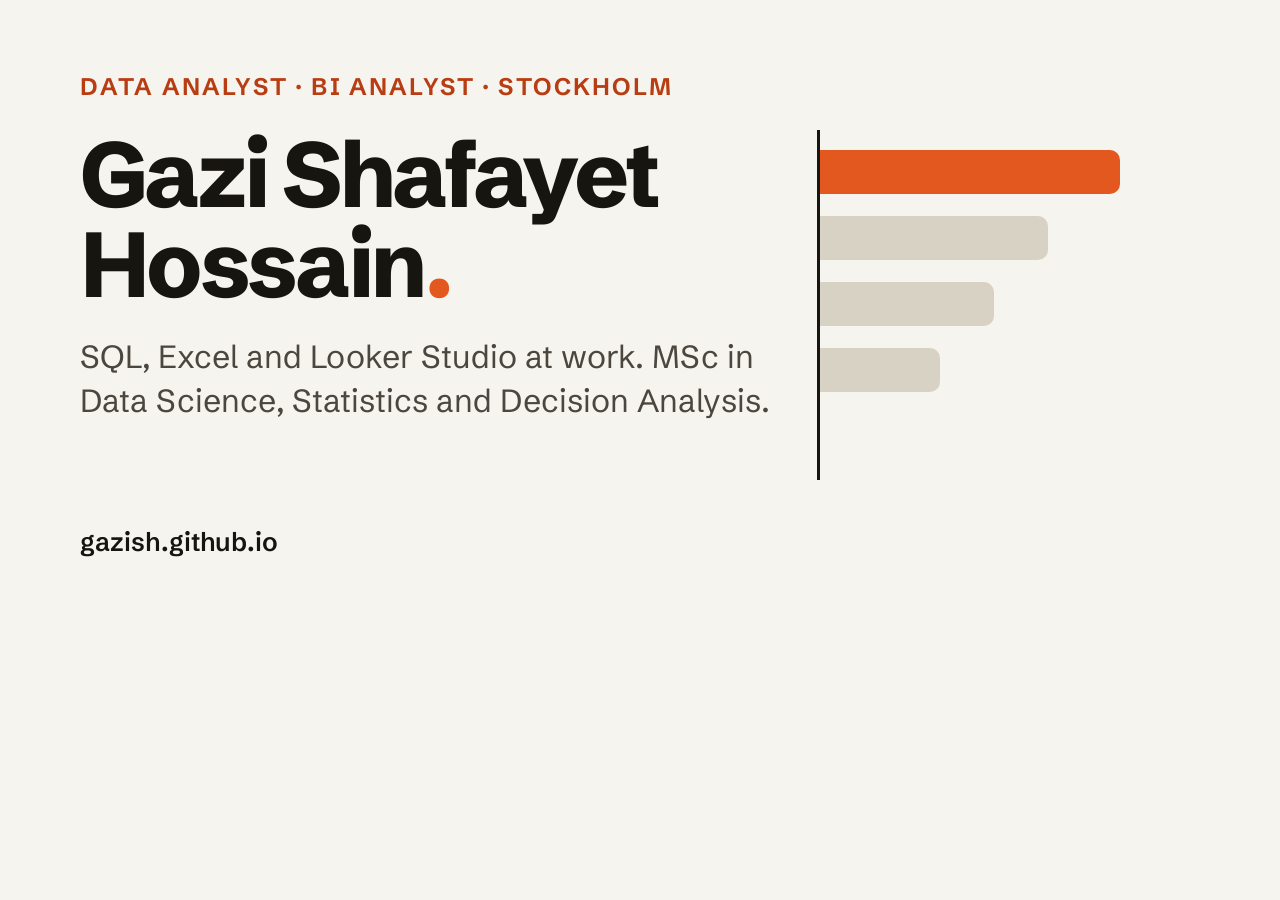
<file: scripts/og-card.html>
<!doctype html>
<html lang="en"><head><meta charset="utf-8"><title>OG card</title>
<style>
@font-face { font-family: "Schibsted Grotesk"; font-weight: 400 900; src: url("../assets/fonts/schibsted-grotesk-latin-wght-normal.woff2") format("woff2"); }
html, body { margin: 0; }
body { width: 1200px; height: 630px; background: #f6f4ef; color: #17150f; font-family: "Schibsted Grotesk", sans-serif; position: relative; overflow: hidden; }
.wrap { position: absolute; inset: 72px 80px; display: flex; flex-direction: column; }
.eyebrow { font-size: 24px; font-weight: 650; letter-spacing: .09em; text-transform: uppercase; color: #b93d12; }
h1 { font-size: 92px; line-height: .98; letter-spacing: -0.04em; margin: 28px 0 26px; font-weight: 760; max-width: 760px; }
h1 span { color: #e2581f; }
p { font-size: 32px; line-height: 1.35; color: #4b473f; margin: 0; max-width: 700px; }
.url { margin-top: auto; font-size: 26px; font-weight: 600; color: #17150f; }
.bars { position: absolute; right: 80px; top: 150px; width: 300px; display: grid; gap: 22px; }
.bars div { height: 44px; border-radius: 0 10px 10px 0; background: #d8d2c4; }
.bars div:nth-child(1) { width: 100%; background: #e2581f; }
.bars div:nth-child(2) { width: 76%; }
.bars div:nth-child(3) { width: 58%; }
.bars div:nth-child(4) { width: 40%; }
.rule { position: absolute; right: 380px; top: 130px; bottom: 150px; border-left: 3px solid #17150f; }
</style></head>
<body>
<div class="rule"></div>
<div class="bars"><div></div><div></div><div></div><div></div></div>
<div class="wrap">
  <div class="eyebrow">Data Analyst · BI Analyst · Stockholm</div>
  <h1>Gazi Shafayet Hossain<span>.</span></h1>
  <p>SQL, Excel and Looker Studio at work. MSc in Data Science, Statistics and Decision Analysis.</p>
  <div class="url">gazish.github.io</div>
</div>
</body></html>
</file>
<file: assets/css/site.css>
/* Site styles for gazish.github.io
   One accent colour (vermilion), warm paper neutrals, Schibsted Grotesk.
   Mobile first. Light and dark themes share the same token names. */

@font-face {
  font-family: "Schibsted Grotesk";
  font-style: normal;
  font-display: swap;
  font-weight: 400 900;
  src: url("/assets/fonts/schibsted-grotesk-latin-wght-normal.woff2") format("woff2-variations"),
       url("/assets/fonts/schibsted-grotesk-latin-wght-normal.woff2") format("woff2");
  unicode-range: U+0000-00FF, U+0131, U+0152-0153, U+02BB-02BC, U+02C6, U+02DA, U+02DC, U+0304, U+0308, U+0329, U+2000-206F, U+20AC, U+2122, U+2191, U+2193, U+2212, U+2215, U+FEFF, U+FFFD;
}

:root {
  color-scheme: light;
  --bg: #f6f4ef;
  --surface: #fdfcf9;
  --surface-2: #efece4;
  --ink: #17150f;
  --ink-2: #4b473f;
  --muted: #6b665c;
  --line: #dcd7cc;
  --line-strong: #c4beb1;
  --accent: #b93d12;          /* text, links, buttons: 5.1:1 on bg */
  --accent-mark: #e2581f;     /* chart marks and small fills: 3.6:1 on surface */
  --accent-wash: rgba(226, 88, 31, 0.10);
  --on-accent: #ffffff;
  --focus: #b93d12;
  --good: #1d6b2e;
  --bad: #a3271b;

  /* chart furniture and categorical slots (validated, see NOTES.md) */
  --grid: #e7e3da;
  --axis: #c4beb1;
  --de-emph: #8f897d;        /* 3.4:1 on surface */
  --control: #8a8478;        /* form control borders, 3:1 or more */
  --heat-max: 1;
  --ink-mark: #4b473f;       /* dark neutral for chart marks */
  --s1: #2a78d6; --s2: #eb6834; --s3: #1baf7a; --s4: #eda100;
  --s5: #e87ba4; --s6: #008300; --s7: #6250d6; --s8: #e34948;

  --font: "Schibsted Grotesk", system-ui, -apple-system, "Segoe UI", Roboto, sans-serif;
  --mono: ui-monospace, "SFMono-Regular", "Cascadia Mono", Menlo, Consolas, monospace;
  --radius: 10px;
  --radius-sm: 6px;
  --gutter: 1rem;
  --maxw: 72rem;
  --prose: 40rem;
}

@media (prefers-color-scheme: dark) {
  :root:not([data-theme="light"]) {
    color-scheme: dark;
    --bg: #131210;
    --surface: #1c1b18;
    --surface-2: #24221f;
    --ink: #f1eee6;
    --ink-2: #c8c3b7;
    --muted: #9a9488;
    --line: #2f2d29;
    --line-strong: #45423c;
    --accent: #ff8a57;
    --accent-mark: #f26b33;
    --accent-wash: rgba(255, 138, 87, 0.12);
    --on-accent: #131210;
    --focus: #ff8a57;
    --good: #5cc46f;
    --bad: #ff7a6b;
    --grid: #2a2825;
    --axis: #45423c;
    --de-emph: #7a756b;
    --control: #75706a;
    --heat-max: 0.6;
    --ink-mark: #b0aa9e;
    --s1: #3987e5; --s2: #d95926; --s3: #199e70; --s4: #c98500;
    --s5: #d55181; --s6: #008300; --s7: #9085e9; --s8: #e66767;
  }
}
:root[data-theme="dark"] {
  color-scheme: dark;
  --bg: #131210;
  --surface: #1c1b18;
  --surface-2: #24221f;
  --ink: #f1eee6;
  --ink-2: #c8c3b7;
  --muted: #9a9488;
  --line: #2f2d29;
  --line-strong: #45423c;
  --accent: #ff8a57;
  --accent-mark: #f26b33;
  --accent-wash: rgba(255, 138, 87, 0.12);
  --on-accent: #131210;
  --focus: #ff8a57;
  --good: #5cc46f;
  --bad: #ff7a6b;
  --grid: #2a2825;
  --axis: #45423c;
  --de-emph: #7a756b;
  --control: #75706a;
  --heat-max: 0.6;
  --ink-mark: #b0aa9e;
  --s1: #3987e5; --s2: #d95926; --s3: #199e70; --s4: #c98500;
  --s5: #d55181; --s6: #008300; --s7: #9085e9; --s8: #e66767;
}

/* ---------- base ---------- */
*, *::before, *::after { box-sizing: border-box; }
html { -webkit-text-size-adjust: 100%; text-size-adjust: 100%; scroll-padding-top: 1rem; }
body {
  margin: 0;
  background: var(--bg);
  color: var(--ink);
  font-family: var(--font);
  font-size: 1.0625rem;
  line-height: 1.6;
  font-optical-sizing: auto;
  text-rendering: optimizeLegibility;
  -webkit-font-smoothing: antialiased;
}
img, svg { max-width: 100%; height: auto; }
h1, h2, h3, h4 { line-height: 1.15; margin: 0 0 0.6em; font-weight: 700; letter-spacing: -0.015em; text-wrap: balance; }
h1 { font-size: clamp(2.1rem, 3.2vw + 1.2rem, 3.4rem); letter-spacing: -0.03em; font-weight: 750; }
h2 { font-size: clamp(1.45rem, 1.2vw + 1.1rem, 2rem); letter-spacing: -0.02em; }
h3 { font-size: 1.2rem; }
h4 { font-size: 1rem; }
p, ul, ol, dl, figure, table, pre, blockquote { margin: 0 0 1.1em; }
p { text-wrap: pretty; }
ul, ol { padding-left: 1.25em; }
li + li { margin-top: 0.35em; }
a { color: var(--accent); text-decoration-thickness: 1px; text-underline-offset: 0.18em; }
a:hover { text-decoration-thickness: 2px; }
strong { font-weight: 650; }
small { font-size: 0.875rem; }
hr { border: 0; border-top: 1px solid var(--line); margin: 2.5rem 0; }
code, kbd, samp { font-family: var(--mono); font-size: 0.9em; }
:not(pre) > code { background: var(--surface-2); padding: 0.1em 0.35em; border-radius: 4px; }
pre {
  font-family: var(--mono); font-size: 0.85rem; line-height: 1.55;
  background: var(--surface); border: 1px solid var(--line); border-radius: var(--radius-sm);
  padding: 1rem; overflow-x: auto; tab-size: 2;
}
::selection { background: var(--accent-mark); color: #fff; }

:focus { outline: none; }
:focus-visible { outline: 2px solid var(--focus); outline-offset: 3px; border-radius: 3px; }

.skip-link {
  position: absolute; left: 0.75rem; top: -3rem; z-index: 100;
  background: var(--ink); color: var(--bg); padding: 0.6rem 1rem; border-radius: var(--radius-sm);
  font-weight: 600; text-decoration: none;
}
.skip-link:focus { top: 0.75rem; }
.visually-hidden {
  position: absolute !important; width: 1px; height: 1px; padding: 0; margin: -1px;
  overflow: hidden; clip: rect(0 0 0 0); white-space: nowrap; border: 0;
}

.container { width: 100%; max-width: var(--maxw); margin-inline: auto; padding-inline: var(--gutter); }
@media (min-width: 40em) { :root { --gutter: 1.5rem; } }
@media (min-width: 64em) { :root { --gutter: 2rem; } }
.prose { max-width: var(--prose); }
.prose > :last-child { margin-bottom: 0; }

/* ---------- header ---------- */
.site-header { border-bottom: 1px solid var(--line); background: var(--bg); }
.site-header .container {
  display: flex; flex-wrap: wrap; align-items: center; gap: 0.5rem 1.25rem;
  padding-block: 0.85rem;
}
.brand {
  display: inline-flex; align-items: center; gap: 0.6rem;
  color: var(--ink); text-decoration: none; font-weight: 700; letter-spacing: -0.01em; margin-right: auto;
  min-height: 44px;
}
.brand-mark { width: 30px; height: 30px; flex: none; }
.brand-name { font-size: 1rem; line-height: 1.2; }
.brand-name span { display: block; font-weight: 450; font-size: 0.8125rem; color: var(--muted); letter-spacing: 0; }
.site-nav { order: 3; width: 100%; }
.site-nav ul { display: flex; flex-wrap: wrap; gap: 0 0.1rem; list-style: none; margin: 0; padding: 0; }
.site-nav li { margin: 0; }
.site-nav a {
  display: inline-flex; align-items: center; min-height: 40px; padding: 0 0.5rem;
  color: var(--ink-2); text-decoration: none; font-weight: 550; font-size: 0.9375rem; border-radius: var(--radius-sm);
}
.site-nav li:first-child a { padding-left: 0; }
.site-nav a:hover { color: var(--ink); background: var(--surface-2); }
.site-nav a[aria-current="page"], .site-nav a[aria-current="true"] { color: var(--ink); box-shadow: inset 0 -2px 0 var(--accent-mark); border-radius: 0; }
.theme-toggle {
  order: 2; display: inline-grid; place-items: center; width: 44px; height: 44px;
  background: transparent; color: var(--ink-2); border: 1px solid var(--line); border-radius: 999px; cursor: pointer;
}
.theme-toggle:hover { color: var(--ink); border-color: var(--line-strong); }
.theme-toggle svg { width: 20px; height: 20px; }
.theme-toggle .i-sun { display: none; }
:root[data-theme="dark"] .theme-toggle .i-sun { display: block; }
:root[data-theme="dark"] .theme-toggle .i-moon { display: none; }
@media (prefers-color-scheme: dark) {
  :root:not([data-theme="light"]) .theme-toggle .i-sun { display: block; }
  :root:not([data-theme="light"]) .theme-toggle .i-moon { display: none; }
}
@media (max-width: 26em) {
  .site-nav ul { flex-wrap: nowrap; justify-content: space-between; }
  .site-nav a { padding: 0 0.3rem; }
  .site-nav li:last-child a { padding-right: 0; }
}
@media (min-width: 52em) {
  .site-nav { order: 2; width: auto; }
  .site-nav li:first-child a { padding-left: 0.6rem; }
  .theme-toggle { order: 3; }
}

/* ---------- footer ---------- */
.site-footer { border-top: 1px solid var(--line); margin-top: 5rem; padding-block: 2.5rem 3rem; color: var(--ink-2); font-size: 0.9375rem; }
.site-footer .container { display: grid; gap: 1.5rem; }
.site-footer h2 { font-size: 1rem; margin-bottom: 0.4rem; color: var(--ink); }
.site-footer ul { list-style: none; padding: 0; margin: 0; display: flex; flex-wrap: wrap; gap: 0.25rem 1.25rem; }
.site-footer li { margin: 0; }
.site-footer a { color: var(--ink-2); display: inline-flex; min-height: 32px; align-items: center; }
.site-footer a:hover { color: var(--accent); }
.site-footer p { margin: 0; }
@media (min-width: 48em) { .site-footer .container { grid-template-columns: 1.4fr 1fr; align-items: start; } }

/* ---------- typographic helpers ---------- */
.eyebrow {
  display: block; font-size: 0.78rem; font-weight: 650; letter-spacing: 0.09em; text-transform: uppercase;
  color: var(--accent); margin: 0 0 0.75rem;
}
.lede { font-size: clamp(1.125rem, 0.6vw + 1rem, 1.3rem); line-height: 1.5; color: var(--ink-2); max-width: 38rem; }
.muted { color: var(--muted); }
.meta { font-size: 0.9rem; color: var(--muted); }


/* ---------- buttons ---------- */
.btn-row { display: flex; flex-wrap: wrap; gap: 0.6rem; margin: 1.75rem 0 0; padding: 0; list-style: none; }
.btn-row li { margin: 0; }
.btn {
  display: inline-flex; align-items: center; gap: 0.5rem; min-height: 44px; padding: 0.55rem 1.05rem;
  border-radius: 999px; border: 1px solid var(--line-strong); background: var(--surface); color: var(--ink);
  font: inherit; font-weight: 600; font-size: 0.975rem; text-decoration: none; cursor: pointer; line-height: 1.2;
  transition: border-color .15s ease, background-color .15s ease, transform .15s ease;
}
.btn:hover { border-color: var(--ink-2); text-decoration: none; }
.btn svg { width: 18px; height: 18px; flex: none; }
.btn-primary { background: var(--accent); border-color: var(--accent); color: var(--on-accent); }
.btn-primary:hover { background: var(--ink); border-color: var(--ink); color: var(--bg); }
.btn-small { min-height: 36px; padding: 0.35rem 0.8rem; font-size: 0.875rem; }

/* ---------- sections ---------- */
main { display: block; }
.section { padding-block: 3rem; border-top: 1px solid var(--line); }
.section:first-child, .page-head + .section { border-top: 0; }
.section-head { margin-bottom: 1.5rem; }
.section-head h2 { margin-bottom: 0.35rem; }
.section-head p { color: var(--ink-2); margin: 0; max-width: var(--prose); }
@media (min-width: 64em) {
  .section.split { display: grid; grid-template-columns: 15rem 1fr; gap: 3rem; }
  .section.split > .section-head { position: sticky; top: 1.5rem; align-self: start; }
}

.page-head { padding-block: 3rem 1.5rem; }
.page-head h1 { margin-bottom: 0.4em; }
@media (min-width: 48em) { .page-head { padding-block: 4.5rem 2rem; } }

/* breadcrumb */
.crumbs { font-size: 0.875rem; color: var(--muted); margin-bottom: 1.25rem; }
.crumbs ol { list-style: none; padding: 0; margin: 0; display: flex; flex-wrap: wrap; gap: 0.35rem; }
.crumbs li { margin: 0; }
.crumbs li + li::before { content: "/"; margin-right: 0.35rem; color: var(--line-strong); }
.crumbs a { color: var(--ink-2); }

/* ---------- home hero ---------- */
.hero { padding-block: 3rem 2.5rem; display: grid; gap: 2.5rem; }
.hero h1 { font-size: clamp(2.6rem, 6.5vw + 0.5rem, 5.4rem); line-height: 0.98; letter-spacing: -0.04em; margin-bottom: 0.35em; }
.hero h1 .accent-dot { color: var(--accent-mark); }
.hero .position { font-size: clamp(1.25rem, 1.2vw + 1rem, 1.6rem); line-height: 1.35; font-weight: 600; letter-spacing: -0.01em; max-width: 34rem; margin-bottom: 0.9rem; }
.hero .intro { color: var(--ink-2); max-width: 36rem; margin-bottom: 0; }
@media (min-width: 64em) {
  .hero { grid-template-columns: minmax(0, 1fr) 21rem; align-items: end; padding-block: 5.5rem 4rem; gap: 4rem; }
}

.facts {
  margin: 0; background: var(--surface); border: 1px solid var(--line); border-radius: var(--radius);
  padding: 0.4rem 1.1rem; font-size: 0.9375rem;
}
.facts div { display: grid; grid-template-columns: 6.5rem 1fr; gap: 0.75rem; padding: 0.7rem 0; border-top: 1px solid var(--line); }
.facts div:first-child { border-top: 0; }
.facts dt { color: var(--muted); font-size: 0.8125rem; font-weight: 600; text-transform: uppercase; letter-spacing: 0.06em; padding-top: 0.12rem; }
.facts dd { margin: 0; }

/* ---------- stat tiles (evidence strip) ---------- */
.stats { display: grid; gap: 1px; background: var(--line); border: 1px solid var(--line); border-radius: var(--radius); overflow: hidden; margin: 0; padding: 0; list-style: none; }
.stats > li { background: var(--surface); padding: 1.25rem 1.25rem 1.35rem; margin: 0; display: flex; flex-direction: column; }
.stat-value { font-size: clamp(2rem, 2.5vw + 1.2rem, 2.75rem); font-weight: 750; letter-spacing: -0.03em; line-height: 1; margin-bottom: 0.55rem; }
.stat-value small { font-size: 0.45em; font-weight: 600; letter-spacing: 0; color: var(--ink-2); margin-left: 0.2em; }
.stat-label { color: var(--ink-2); font-size: 0.95rem; line-height: 1.45; margin: 0 0 0.75rem; }
.stat-source { margin-top: auto; font-size: 0.8125rem; color: var(--muted); }
.stat-source a { color: var(--muted); }
.stat-source a:hover { color: var(--accent); }
@media (min-width: 48em) { .stats { grid-template-columns: repeat(3, 1fr); } }

/* ---------- project cards ---------- */
.cards { display: grid; gap: 1rem; list-style: none; padding: 0; margin: 0; }
.cards > li { margin: 0; }
@media (min-width: 44em) { .cards { grid-template-columns: repeat(2, 1fr); } .cards > li.wide { grid-column: 1 / -1; } }
@media (min-width: 72em) { .cards.three { grid-template-columns: repeat(3, 1fr); } }
.card {
  position: relative; height: 100%; display: flex; flex-direction: column;
  background: var(--surface); border: 1px solid var(--line); border-radius: var(--radius);
  padding: 1.35rem 1.35rem 1.25rem; transition: border-color .15s ease, transform .2s ease;
}
.card:hover { border-color: var(--line-strong); transform: translateY(-2px); }
.card:focus-within { border-color: var(--accent); }
.card .kicker { display: flex; flex-wrap: wrap; gap: 0.4rem 0.75rem; align-items: center; font-size: 0.8125rem; color: var(--muted); margin-bottom: 0.7rem; font-weight: 550; }
.card h3 { font-size: 1.22rem; margin-bottom: 0.5rem; }
.card h3 a { color: var(--ink); text-decoration: none; }
.card h3 a::after { content: ""; position: absolute; inset: 0; border-radius: var(--radius); }
.card h3 a:focus-visible { outline: none; }
.card h3 a:focus-visible::after { outline: 2px solid var(--focus); outline-offset: 2px; }
.card p { color: var(--ink-2); font-size: 0.975rem; margin-bottom: 1rem; }
.card .result { color: var(--ink); font-size: 0.95rem; border-left: 2px solid var(--accent-mark); padding-left: 0.75rem; }
.card .tags { margin-top: auto; }
.card .more { margin-top: 0.9rem; font-weight: 600; font-size: 0.9rem; color: var(--accent); }
.card.feature { background: linear-gradient(180deg, var(--accent-wash), transparent 70%), var(--surface); }

.tags { display: flex; flex-wrap: wrap; gap: 0.35rem; list-style: none; padding: 0; margin: 0; }
.tags li { margin: 0; font-size: 0.78rem; font-weight: 600; color: var(--ink-2); background: var(--surface-2); border-radius: 999px; padding: 0.2rem 0.6rem; line-height: 1.4; }

.badge { display: inline-flex; align-items: center; gap: 0.35rem; font-size: 0.75rem; font-weight: 650; letter-spacing: 0.02em; padding: 0.15rem 0.55rem; border-radius: 999px; border: 1px solid var(--line-strong); color: var(--ink-2); line-height: 1.4; white-space: nowrap; }
.badge-accent { border-color: var(--accent); color: var(--accent); }
.badge::before { content: ""; width: 7px; height: 7px; border-radius: 50%; background: currentColor; opacity: .85; }
.badge.plain::before { display: none; }

/* ---------- timeline ---------- */
.timeline { list-style: none; margin: 0; padding: 0; }
.timeline > li { position: relative; margin: 0; padding: 0 0 1.75rem 1.5rem; border-left: 1px solid var(--line-strong); }
.timeline > li:last-child { padding-bottom: 0.25rem; }
.timeline > li::before { content: ""; position: absolute; left: -5px; top: 0.45rem; width: 9px; height: 9px; border-radius: 50%; background: var(--bg); border: 2px solid var(--accent-mark); }
.timeline .when { font-size: 0.85rem; color: var(--muted); font-weight: 600; font-variant-numeric: tabular-nums; margin-bottom: 0.15rem; }
.timeline h3 { font-size: 1.1rem; margin-bottom: 0.15rem; }
.timeline .org { color: var(--ink-2); margin-bottom: 0.5rem; }
.timeline ul { margin: 0.25rem 0 0; color: var(--ink-2); font-size: 0.975rem; list-style: disc; }
.timeline .links { margin-top: 0.5rem; font-size: 0.925rem; }
.timeline + p { margin-top: 1rem; }
@media (min-width: 48em) {
  .timeline > li { display: grid; grid-template-columns: 10.5rem 1fr; gap: 1.5rem; border-left: 0; padding-left: 0; }
  .timeline > li::before { left: calc(12.5rem - 4px); }
  .timeline > li > .when { padding-top: 0.15rem; text-align: right; }
  .timeline > li > .body { border-left: 1px solid var(--line-strong); padding-left: 1.75rem; margin-left: 0.5rem; padding-bottom: 0.5rem; }
  .timeline > li { padding-bottom: 0; }
  .timeline > li > .body { padding-bottom: 1.75rem; }
}

/* ---------- skills ---------- */
.legend-row { display: flex; flex-wrap: wrap; gap: 0.5rem 1rem; margin: 0 0 1.5rem; padding: 0; list-style: none; font-size: 0.9rem; color: var(--ink-2); }
.legend-row li { margin: 0; display: flex; gap: 0.5rem; align-items: center; }
.skill-groups { display: grid; gap: 1rem; }
@media (min-width: 52em) { .skill-groups { grid-template-columns: repeat(2, 1fr); } }
.skill-group { background: var(--surface); border: 1px solid var(--line); border-radius: var(--radius); padding: 1.25rem; }
.skill-group h2, .skill-group h3 { font-size: 1.05rem; letter-spacing: -0.01em; }
.skill-list { list-style: none; margin: 0; padding: 0; }
.skill-list li { display: grid; grid-template-columns: 1fr auto; gap: 0.25rem 0.75rem; align-items: start; padding: 0.7rem 0; border-top: 1px solid var(--line); margin: 0; }
.skill-list li:first-child { border-top: 0; padding-top: 0.2rem; }
.skill-list .name { font-weight: 600; }
.skill-list .evidence { grid-column: 1 / -1; font-size: 0.9rem; color: var(--ink-2); }
.level-work { color: var(--accent); border-color: var(--accent); }
.level-study { color: var(--ink-2); }
.level-cert { color: var(--muted); border-style: dashed; }

/* ---------- case study ---------- */
.case-layout { display: grid; gap: 2.5rem; }
.case-layout > * { min-width: 0; }
@media (min-width: 64em) { .case-layout { grid-template-columns: minmax(0, 1fr) 18rem; gap: 4rem; } .case-aside { order: 2; } .case-aside .facts div { grid-template-columns: 1fr; gap: 0.2rem; } }
.case-aside .facts { position: sticky; top: 1.5rem; }
.case-body h2 { margin-top: 2.5rem; padding-top: 1.75rem; border-top: 1px solid var(--line); font-size: clamp(1.3rem, 1vw + 1rem, 1.65rem); }
.case-body h2:first-child { margin-top: 0; padding-top: 0; border-top: 0; }
.case-body { max-width: 44rem; }
.case-body li { color: var(--ink); }

.callout {
  border: 1px solid var(--line-strong); border-left: 3px solid var(--accent-mark); background: var(--surface);
  border-radius: var(--radius-sm); padding: 0.9rem 1.1rem; margin: 0 0 1.5rem; font-size: 0.95rem; color: var(--ink-2);
}
.callout strong { color: var(--ink); }
.callout > :last-child { margin-bottom: 0; }

.keyresult { font-size: clamp(1.15rem, 0.5vw + 1rem, 1.3rem); line-height: 1.5; font-weight: 550; border-left: 3px solid var(--accent-mark); padding-left: 1rem; margin: 0 0 1.5rem; }

/* flow diagram (case studies) */
.flow { list-style: none; margin: 0 0 1.5rem; padding: 0; display: grid; gap: 0.5rem; counter-reset: step; }
.flow li { margin: 0; position: relative; background: var(--surface); border: 1px solid var(--line); border-radius: var(--radius-sm); padding: 0.75rem 0.9rem 0.75rem 2.9rem; font-size: 0.95rem; counter-increment: step; }
.flow li::before { content: counter(step); position: absolute; left: 0.85rem; top: 0.75rem; width: 1.4rem; height: 1.4rem; border-radius: 50%; display: grid; place-items: center; font-size: 0.75rem; font-weight: 700; color: var(--accent); border: 1.5px solid var(--accent); }
.flow li strong { display: block; color: var(--ink); }
.flow li span { color: var(--ink-2); }

/* ---------- tables ---------- */
.table-wrap { overflow-x: auto; margin: 0 0 1.5rem; border: 1px solid var(--line); border-radius: var(--radius-sm); background: var(--surface); }
table { border-collapse: collapse; width: 100%; font-size: 0.925rem; margin: 0; }
caption { text-align: left; font-size: 0.875rem; color: var(--muted); padding: 0.6rem 0.8rem; caption-side: top; }
th, td { text-align: left; padding: 0.55rem 0.8rem; border-top: 1px solid var(--line); vertical-align: top; }
thead th { border-top: 0; font-size: 0.8125rem; color: var(--muted); font-weight: 650; text-transform: uppercase; letter-spacing: 0.04em; background: var(--surface-2); }
td.n, th.n { text-align: right; white-space: nowrap; }
tbody th { min-width: 10rem; }

/* details / disclosure */
details { border: 1px solid var(--line); border-radius: var(--radius-sm); background: var(--surface); margin: 0 0 1rem; }
details > summary { cursor: pointer; padding: 0.75rem 1rem; font-weight: 600; list-style-position: inside; min-height: 44px; }
details > :not(summary) { margin-inline: 1rem; }
details[open] > summary { border-bottom: 1px solid var(--line); margin-bottom: 1rem; }
details > pre { margin-inline: 0; border: 0; border-radius: 0; background: transparent; }

/* contact */
.contact-list { list-style: none; padding: 0; margin: 0; display: grid; gap: 0.75rem; max-width: 36rem; }
.contact-list li { margin: 0; }
.contact-list a { display: flex; align-items: center; gap: 1rem; padding: 1rem 1.15rem; border: 1px solid var(--line); border-radius: var(--radius); background: var(--surface); text-decoration: none; color: var(--ink); }
.contact-list a:hover { border-color: var(--accent); }
.contact-list svg { width: 22px; height: 22px; color: var(--accent); flex: none; }
.contact-list .label { display: block; font-size: 0.8125rem; color: var(--muted); font-weight: 600; text-transform: uppercase; letter-spacing: 0.06em; }
.contact-list .value { display: block; font-weight: 600; overflow-wrap: anywhere; }

/* generic grids */
.two-col { display: grid; gap: 1.5rem; }
@media (min-width: 52em) { .two-col { grid-template-columns: 1fr 1fr; gap: 2.5rem; } }

/* CV links are hidden until the PDF exists (see site.js) */
.no-cv a[href$="_CV.pdf"], .no-cv li:has(> a[href$="_CV.pdf"]) { display: none !important; }

/* motion */
@media (prefers-reduced-motion: reduce) {
  *, *::before, *::after { transition: none !important; animation: none !important; scroll-behavior: auto !important; }
  .card:hover { transform: none; }
}

/* forced colours */
@media (forced-colors: active) {
  .btn-primary { border: 2px solid ButtonText; }
  .timeline > li::before { forced-color-adjust: none; background: Canvas; border-color: CanvasText; }
}

@media print {
  .site-header nav, .theme-toggle, .skip-link, .site-footer { display: none; }
  body { background: #fff; color: #000; }
  a { color: #000; }
}
</file>
<file: assets/css/charts.css>
/* Chart and dashboard styles, shared by the dashboard and the decision tool. */

.chart-host { position: relative; }
.chart-plot { position: relative; border-radius: var(--radius-sm); }
.chart-plot:focus-visible { outline: 2px solid var(--focus); outline-offset: 4px; }
.chart-svg { display: block; overflow: visible; font-family: var(--font); }
.chart-svg .tick { font-size: 11.5px; fill: var(--muted); }
.chart-svg .grid-line { stroke: var(--grid); stroke-width: 1; shape-rendering: crispEdges; }
.chart-svg .axis-line { stroke: var(--axis); stroke-width: 1; shape-rendering: crispEdges; }
.chart-svg .line { fill: none; stroke-width: 2; stroke-linejoin: round; stroke-linecap: round; }
.chart-svg .area { stroke: none; opacity: 0.1; }
.chart-svg .crosshair { stroke: var(--ink-2); stroke-width: 1; opacity: 0; shape-rendering: crispEdges; }
.chart-svg .crosshair.on { opacity: 0.45; }
.chart-svg .dot { stroke: var(--surface); stroke-width: 2; }
.chart-svg .bar { transition: opacity .12s ease; }
.chart-svg .bar.hover { opacity: 0.8; }
.chart-svg .col.dim .bar { opacity: 0.35; }
.chart-svg .bar-label { font-size: 13px; fill: var(--ink); }
.chart-svg .bar-value { font-size: 12.5px; fill: var(--ink-2); font-weight: 600; }
.chart-svg .heat-cell { fill: var(--accent-mark); stroke: none; }
.chart-svg .heat-cell.hover { stroke: var(--ink); stroke-width: 1.5; }
.chart-svg .heat-text { font-size: 10.5px; fill: var(--ink); pointer-events: none; }
.chart-svg .ann { font-size: 12px; fill: var(--ink-2); }
.chart-svg .ann-strong { font-size: 12.5px; fill: var(--ink); font-weight: 650; }
.chart-svg .ref-line { stroke: var(--ink-2); stroke-width: 1; }
.chart-svg .band { fill: var(--accent-wash); }

/* series colour classes: line + fill variants */
.c-accent { stroke: var(--accent-mark); fill: var(--accent-mark); }
.c-context { stroke: var(--de-emph); fill: var(--de-emph); }
.c-ink { stroke: var(--ink-mark); fill: var(--ink-mark); }
.c-s1 { stroke: var(--s1); fill: var(--s1); }
.c-s2 { stroke: var(--s2); fill: var(--s2); }
.c-s3 { stroke: var(--s3); fill: var(--s3); }
.c-s4 { stroke: var(--s4); fill: var(--s4); }
.c-s5 { stroke: var(--s5); fill: var(--s5); }
.c-s6 { stroke: var(--s6); fill: var(--s6); }
.c-s7 { stroke: var(--s7); fill: var(--s7); }
.c-s8 { stroke: var(--s8); fill: var(--s8); }
.line.c-accent, .line.c-context, .line.c-ink, .line[class*="c-s"] { fill: none; }
.bar.c-accent, .bar.c-context, .bar.c-ink, .bar[class*="c-s"], .dot { stroke: none; }
.dot { stroke: var(--surface) !important; }
.fill-accent { fill: var(--accent-mark); }
.fill-context { fill: var(--de-emph); }

/* tooltip */
.chart-tip {
  position: absolute; z-index: 5; pointer-events: none; opacity: 0; transform: translateY(2px);
  background: var(--surface); color: var(--ink); border: 1px solid var(--line-strong); border-radius: 8px;
  box-shadow: 0 6px 24px rgba(0,0,0,.12); padding: 0.5rem 0.65rem; font-size: 0.8125rem; min-width: 8rem; max-width: 16rem;
  transition: opacity .1s ease;
}
.chart-tip.on { opacity: 1; transform: none; }
.tip-title { color: var(--muted); font-weight: 600; margin-bottom: 0.25rem; }
.tip-row { display: flex; align-items: center; gap: 0.45rem; line-height: 1.5; }
.tip-val { font-weight: 700; }
.tip-lab { color: var(--ink-2); }
.tip-key { flex: none; }

/* legend and keys */
.fig-legend { display: flex; flex-wrap: wrap; gap: 0.35rem 1rem; font-size: 0.85rem; color: var(--ink-2); margin: 0 0 0.6rem; min-height: 1px; }
.lg-item { display: inline-flex; align-items: center; gap: 0.4rem; }
.k-line { display: inline-block; width: 16px; height: 0; border-top: 2.5px solid; border-radius: 2px; }
.k-box { display: inline-block; width: 11px; height: 11px; border-radius: 3px; }
.k-line.c-accent { border-color: var(--accent-mark); } .k-box.c-accent { background: var(--accent-mark); }
.k-line.c-context { border-color: var(--de-emph); } .k-box.c-context { background: var(--de-emph); }
.k-line.c-ink { border-color: var(--ink-mark); } .k-box.c-ink { background: var(--ink-mark); }
.k-box.c-s1, .k-line.c-s1 { background: var(--s1); border-color: var(--s1); }
.k-box.c-s2, .k-line.c-s2 { background: var(--s2); border-color: var(--s2); }
.k-box.c-s3, .k-line.c-s3 { background: var(--s3); border-color: var(--s3); }
.k-box.c-s4, .k-line.c-s4 { background: var(--s4); border-color: var(--s4); }
.k-box.c-s5, .k-line.c-s5 { background: var(--s5); border-color: var(--s5); }
.k-box.c-s6, .k-line.c-s6 { background: var(--s6); border-color: var(--s6); }
.k-box.c-s7, .k-line.c-s7 { background: var(--s7); border-color: var(--s7); }
.k-box.c-s8, .k-line.c-s8 { background: var(--s8); border-color: var(--s8); }
.k-line[class*="c-s"] { background: transparent; }

/* figure cards */
.fig {
  background: var(--surface); border: 1px solid var(--line); border-radius: var(--radius);
  padding: 1rem 1rem 0.75rem; margin: 0; min-width: 0;
}
@media (min-width: 40em) { .fig { padding: 1.25rem 1.25rem 1rem; } }
.fig-head { display: grid; grid-template-columns: minmax(0, 1fr) auto; align-items: start; column-gap: 0.75rem; margin-bottom: 0.6rem; }
.fig-head > div { display: contents; }
.fig-head .fig-title { grid-column: 1; grid-row: 1; align-self: center; }
.fig-head .table-toggle { grid-column: 2; grid-row: 1; }
.fig-head .fig-sub { grid-column: 1 / -1; margin-top: 0.2rem; }
.fig-title { font-size: 1.02rem; margin: 0 0 0.15rem; letter-spacing: -0.01em; }
.fig-sub { font-size: 0.85rem; color: var(--ink-2); margin: 0; }
.fig-chart { min-height: 40px; }
.fig-table { margin-top: 0.75rem; }
.fig-table .table-wrap { margin-bottom: 0.25rem; max-height: 22rem; overflow: auto; }
.fig-note { font-size: 0.8125rem; color: var(--muted); margin: 0.6rem 0 0.15rem; }
.table-toggle { flex: none; }

/* segmented control (radio group styled as buttons) */
.seg { display: inline-flex; flex-wrap: nowrap; overflow-x: auto; max-width: 100%; min-inline-size: 0; gap: 0; border: 1px solid var(--control); border-radius: 999px; padding: 3px; background: var(--surface); margin: 0; }
.seg legend { position: absolute; width: 1px; height: 1px; overflow: hidden; clip: rect(0 0 0 0); }
.seg input { position: absolute; opacity: 0; width: 1px; height: 1px; }
.seg label { display: inline-flex; align-items: center; white-space: nowrap; min-height: 36px; padding: 0 0.85rem; border-radius: 999px; cursor: pointer; font-size: 0.9rem; font-weight: 600; color: var(--ink-2); }
.seg label:hover { color: var(--ink); }
.seg input:checked + label { background: var(--ink); color: var(--bg); }
.seg input:focus-visible + label { outline: 2px solid var(--focus); outline-offset: 2px; }

.filter-bar { display: flex; flex-wrap: wrap; align-items: center; gap: 0.75rem 1.25rem; padding: 0.85rem 0; margin-bottom: 1rem; border-bottom: 1px solid var(--line); }
.filter-bar .filter-label { font-size: 0.8125rem; font-weight: 650; text-transform: uppercase; letter-spacing: 0.06em; color: var(--muted); }
.filter-bar .scope { font-size: 0.875rem; color: var(--ink-2); }

/* KPI tiles */
.kpis { display: grid; grid-template-columns: repeat(2, minmax(0, 1fr)); gap: 1px; background: var(--line); border: 1px solid var(--line); border-radius: var(--radius); overflow: hidden; margin: 0 0 1.25rem; padding: 0; list-style: none; }
.kpis > li { background: var(--surface); padding: 0.9rem 0.9rem 0.8rem; margin: 0; min-width: 0; }
@media (min-width: 60em) { .kpis { grid-template-columns: repeat(4, minmax(0, 1fr)); } .kpis > li { padding: 1.1rem 1.1rem 0.9rem; } }
.kpi-label { font-size: 0.8125rem; color: var(--ink-2); margin: 0 0 0.3rem; font-weight: 550; }
.kpi-value { font-size: clamp(1.35rem, 1.2vw + 1rem, 1.85rem); font-weight: 750; letter-spacing: -0.02em; line-height: 1.1; margin: 0; }
.kpi-delta { font-size: 0.8125rem; margin: 0.3rem 0 0; color: var(--ink-2); display: flex; align-items: center; gap: 0.3rem; flex-wrap: wrap; }
.kpi-delta .up, .kpi-delta .down { font-weight: 700; display: inline-flex; align-items: center; gap: 0.15rem; }
.kpi-delta .good { color: var(--good); }
.kpi-delta .bad { color: var(--bad); }
.kpi-delta .neutral { color: var(--ink-2); }
.kpi-spark { display: block; margin-top: 0.5rem; width: 100%; height: 28px; }
.kpi-spark .line { stroke-width: 1.5; }

.dash-grid { display: grid; gap: 1rem; }
@media (min-width: 64em) { .dash-grid.cols-2 { grid-template-columns: repeat(2, minmax(0, 1fr)); } .dash-grid .span-2 { grid-column: 1 / -1; } }

.metric-switch { margin-bottom: 0.5rem; }
.metric-switch .seg label { min-height: 32px; font-size: 0.85rem; padding: 0 0.7rem; }

.is-updating { opacity: 0.6; transition: opacity .1s ease; }

/* inline bars inside tables */
.ibar { display: flex; align-items: center; gap: 0.5rem; min-width: 9.5rem; }
.ibar-track { flex: 1; height: 10px; display: block; }
.ibar-fill { display: block; height: 10px; border-radius: 0 4px 4px 0; min-width: 2px; }
.ibar-fill.c-accent { background: var(--accent-mark); }
.ibar-fill.c-context { background: var(--de-emph); }
.ibar-val { flex: none; width: 3.2rem; text-align: right; font-size: 0.875rem; }
.rfm-table td, .rfm-table th { vertical-align: middle; }
.heat-scale { display: inline-block; width: 84px; height: 10px; border-radius: 3px; background: linear-gradient(90deg, rgba(226, 88, 31, 0.06), rgba(226, 88, 31, var(--heat-max))); }
.dash-subhead { font-size: 1.15rem; margin: 2.5rem 0 1rem; padding-top: 1.5rem; border-top: 1px solid var(--line); }
.dash-subhead .meta { font-weight: 450; font-size: 0.9rem; }
@media (max-width: 30em) {
  .seg label { padding: 0 0.6rem; font-size: 0.85rem; }
  .metric-switch .seg label { padding: 0 0.42rem; font-size: 0.78rem; }
}
</file>
<file: projects/decision-analysis-tool/tool.css>
/* Decision analysis tool */
.tool.loading { min-height: 60vh; }
.tool-step { padding-block: 2rem; border-top: 1px solid var(--line); }
.tool-step:first-of-type { border-top: 0; padding-top: 0.5rem; }
.step-head { margin-bottom: 1rem; }
.step-head h2 { display: flex; align-items: center; gap: 0.6rem; margin-bottom: 0.35rem; font-size: clamp(1.3rem, 1vw + 1rem, 1.6rem); }
.step-head p { color: var(--ink-2); max-width: 44rem; margin: 0; }
.step-n { display: inline-grid; place-items: center; width: 1.7rem; height: 1.7rem; border-radius: 50%; background: var(--ink); color: var(--bg); font-size: 0.9rem; font-weight: 700; flex: none; }
.toolbar { display: flex; flex-wrap: wrap; gap: 0.5rem; margin: 0 0 0.9rem; }
.btn[disabled] { opacity: 0.45; cursor: not-allowed; }

/* performance table */
.perf-wrap { margin-bottom: 0.5rem; }
table.perf { min-width: 0; }
table.perf th, table.perf td { padding: 0.45rem 0.5rem; vertical-align: middle; }
table.perf thead th { text-transform: none; letter-spacing: 0; font-size: 0.875rem; color: var(--ink); vertical-align: top; }
.perf .opt-col { min-width: 15rem; }
.perf .crit-col { min-width: 10.5rem; }
@media (max-width: 40em) {
  .perf th.opt-col { position: sticky; left: 0; z-index: 1; background: var(--surface); min-width: 10rem; box-shadow: 1px 0 0 var(--line); }
  .perf thead th.opt-col { background: var(--surface-2); }
  .perf .crit-col { min-width: 9rem; }
}
.perf .row-lab { font-size: 0.8125rem; color: var(--muted); font-weight: 650; text-transform: uppercase; letter-spacing: 0.04em; text-align: left; }
.perf .meta-row td, .perf .meta-row th { border-top: 0; padding-top: 0.15rem; padding-bottom: 0.15rem; }
.perf .opt-row-head th { background: var(--surface); border-top: 1px solid var(--line-strong); padding-top: 0.5rem; }
.perf .unit-hint { font-size: 0.75rem; color: var(--muted); font-weight: 600; text-align: right; text-transform: none; letter-spacing: 0; }
.crit-head, .opt-head { display: flex; align-items: center; gap: 0.35rem; }
.crit-meta { display: grid; gap: 0.3rem; margin-top: 0.35rem; }
.perf input[type="text"], .perf input[type="number"], .perf select, .tool select {
  font: inherit; font-size: 0.875rem; color: var(--ink); background: var(--bg);
  border: 1px solid var(--control); border-radius: 6px; padding: 0.35rem 0.45rem; min-height: 36px; width: 100%;
}
.perf .in-name { font-weight: 600; min-width: 0; width: 100%; flex: 1 1 0; }
.crit-head .k-box { flex: none; }
.perf thead .in-name { font-weight: 650; font-size: 0.8125rem; }
.crit-head { gap: 0.25rem; }
.crit-head .icon-btn { width: 24px; }
.perf .in-unit { font-size: 0.8125rem; color: var(--ink-2); }
.perf select { font-size: 0.8rem; color: var(--ink-2); }
.perf .in-num { text-align: right; }
.perf input[aria-invalid="true"] { border-color: var(--bad); outline: 2px solid var(--bad); }
.perf input:focus-visible, .tool select:focus-visible { outline: 2px solid var(--focus); outline-offset: 1px; }
.icon-btn { flex: none; width: 32px; height: 32px; border-radius: 6px; border: 1px solid transparent; background: transparent; color: var(--muted); font-size: 1.2rem; line-height: 1; cursor: pointer; }
.icon-btn:hover { color: var(--bad); border-color: var(--line-strong); }

/* layout: weights | results */
.tool-grid { display: grid; gap: 0 2.5rem; border-top: 1px solid var(--line); }
.tool-grid > .tool-step { border-top: 0; min-width: 0; }
.tool-grid > .tool-results { border-top: 1px solid var(--line); }
@media (min-width: 64em) {
  .tool-grid { grid-template-columns: minmax(0, 0.95fr) minmax(0, 1.05fr); }
  .tool-grid > .tool-results { border-top: 0; position: sticky; top: 0.5rem; align-self: start; }
}
.method-seg { margin-bottom: 1rem; }
.panel-intro { color: var(--ink-2); font-size: 0.95rem; }

/* direct weights */
.w-list { display: grid; gap: 0.35rem; }
.w-row { display: grid; grid-template-columns: minmax(0, 1fr) 3.2rem; grid-template-areas: "label out" "range range"; gap: 0.1rem 0.75rem; align-items: center; padding: 0.35rem 0; }
@media (min-width: 30em) { .w-row { grid-template-columns: minmax(8rem, 12rem) minmax(0, 1fr) 3.2rem; grid-template-areas: "label range out"; } }
.w-label { grid-area: label; display: flex; align-items: center; gap: 0.45rem; font-weight: 600; font-size: 0.925rem; }
.w-row input[type="range"] { grid-area: range; }
.w-out { grid-area: out; text-align: right; font-weight: 700; }

input[type="range"] { width: 100%; accent-color: var(--accent); min-height: 32px; cursor: pointer; background: transparent; }

/* AHP */
.ahp-list { display: grid; gap: 0.5rem; margin-top: 1rem; }
.pair { border: 1px solid var(--line); border-radius: var(--radius-sm); padding: 0.6rem 0.75rem 0.5rem; background: var(--surface); }
.pair.flag { border-color: var(--accent); box-shadow: inset 3px 0 0 var(--accent-mark); }
.pair-names { display: flex; justify-content: space-between; gap: 1rem; font-weight: 650; font-size: 0.875rem; }
.pair-names span:last-child { text-align: right; }
.pair-scale { display: flex; justify-content: space-between; font-size: 0.7rem; color: var(--muted); padding: 0 6px; margin-top: -2px; }
.pair-out { margin: 0.25rem 0 0; font-size: 0.85rem; color: var(--ink-2); }
.ahp-summary { display: grid; gap: 0.6rem; }
.ahp-summary .meta { margin: 0; }
.ahp-summary .table-wrap { margin: 0; }
.cr { display: flex; flex-wrap: wrap; align-items: baseline; gap: 0.35rem 0.75rem; padding: 0.7rem 0.9rem; border-radius: var(--radius-sm); border: 1px solid var(--line-strong); background: var(--surface); }
.cr-label { font-size: 0.875rem; color: var(--ink-2); }
.cr-value { font-size: 1.35rem; }
.cr-verdict { font-size: 0.875rem; font-weight: 600; }
.cr-ok .cr-verdict { color: var(--good); }
.cr-bad { border-color: var(--bad); }
.cr-bad .cr-verdict { color: var(--bad); }
.hint { border-left: 3px solid var(--accent-mark); padding: 0.4rem 0 0.4rem 0.8rem; font-size: 0.9rem; color: var(--ink-2); }
.hint p { margin: 0 0 0.5rem; }

/* results */
.weights-used { list-style: none; padding: 0; margin: 0 0 1rem; display: flex; flex-wrap: wrap; gap: 0.3rem 1rem; font-size: 0.875rem; color: var(--ink-2); }
.weights-used li { margin: 0; display: inline-flex; align-items: center; gap: 0.35rem; }
.chart-svg .bar-label.strong, .chart-svg .bar-value.strong { font-weight: 700; fill: var(--ink); }
.chart-svg .track { stroke: var(--line-strong); stroke-width: 2; stroke-linecap: round; }
.chart-svg .band-fill { fill: var(--accent-mark); opacity: 0.32; }
.chart-svg .cur-dot { fill: var(--ink); stroke: var(--surface); stroke-width: 2; }
.chart-svg .leader { fill: none; stroke: var(--line-strong); stroke-width: 1; }
.chart-svg .range-line { stroke: var(--ink-2); stroke-width: 1.5; stroke-linecap: round; }
.chart-svg .iv-bar { fill: var(--accent-mark); opacity: 0.85; }
.band-key { background: var(--accent-mark); opacity: 0.4; }
.k-dot { display: inline-block; width: 10px; height: 10px; border-radius: 50%; background: var(--ink); }

.field-row { display: flex; flex-wrap: wrap; align-items: center; gap: 0.5rem 0.75rem; margin-bottom: 0.75rem; }
.field-row label { font-weight: 600; font-size: 0.9rem; }
.field-row select { width: auto; min-width: 0; max-width: 100%; flex: 0 1 auto; }
.check-row { display: flex; align-items: flex-start; gap: 0.6rem; font-size: 0.95rem; }
.check-row input { width: 20px; height: 20px; margin-top: 0.15rem; accent-color: var(--accent); flex: none; }
.mc-controls { display: grid; grid-template-columns: minmax(0, 1fr); gap: 0.5rem; margin-bottom: 1rem; }

.case-after { padding-top: 3rem; border-top: 1px solid var(--line); margin-top: 1rem; }
details.method { margin-top: 2rem; }
details.method h3 { font-size: 1rem; margin-top: 1.25rem; }
details.method > :last-child { margin-bottom: 1rem; }
.refs li { font-size: 0.925rem; }
var { font-style: italic; }

.w-range { display: block; font-weight: 450; font-size: 0.8rem; color: var(--muted); }
.scroll-hint { margin: 0 0 0.4rem; }

/* two-sided AHP sliders: neutral track with a centre mark, so neither side looks "filled" */
.pair input[type="range"] { -webkit-appearance: none; appearance: none; height: 32px; background: transparent; }
.pair input[type="range"]::-webkit-slider-runnable-track {
  height: 6px; border-radius: 3px;
  background: linear-gradient(90deg, var(--control) 0 calc(50% - 1.5px), var(--ink) calc(50% - 1.5px) calc(50% + 1.5px), var(--control) calc(50% + 1.5px));
}
.pair input[type="range"]::-moz-range-track {
  height: 6px; border-radius: 3px;
  background: linear-gradient(90deg, var(--control) 0 calc(50% - 1.5px), var(--ink) calc(50% - 1.5px) calc(50% + 1.5px), var(--control) calc(50% + 1.5px));
}
.pair input[type="range"]::-webkit-slider-thumb {
  -webkit-appearance: none; appearance: none; width: 20px; height: 20px; margin-top: -7px; border-radius: 50%;
  background: var(--accent); border: 2px solid var(--surface); box-shadow: 0 0 0 1px var(--accent);
}
.pair input[type="range"]::-moz-range-thumb {
  width: 18px; height: 18px; border-radius: 50%; background: var(--accent); border: 2px solid var(--surface); box-shadow: 0 0 0 1px var(--accent);
}
.pair input[type="range"]:focus-visible { outline: 2px solid var(--focus); outline-offset: 2px; }
</file>
